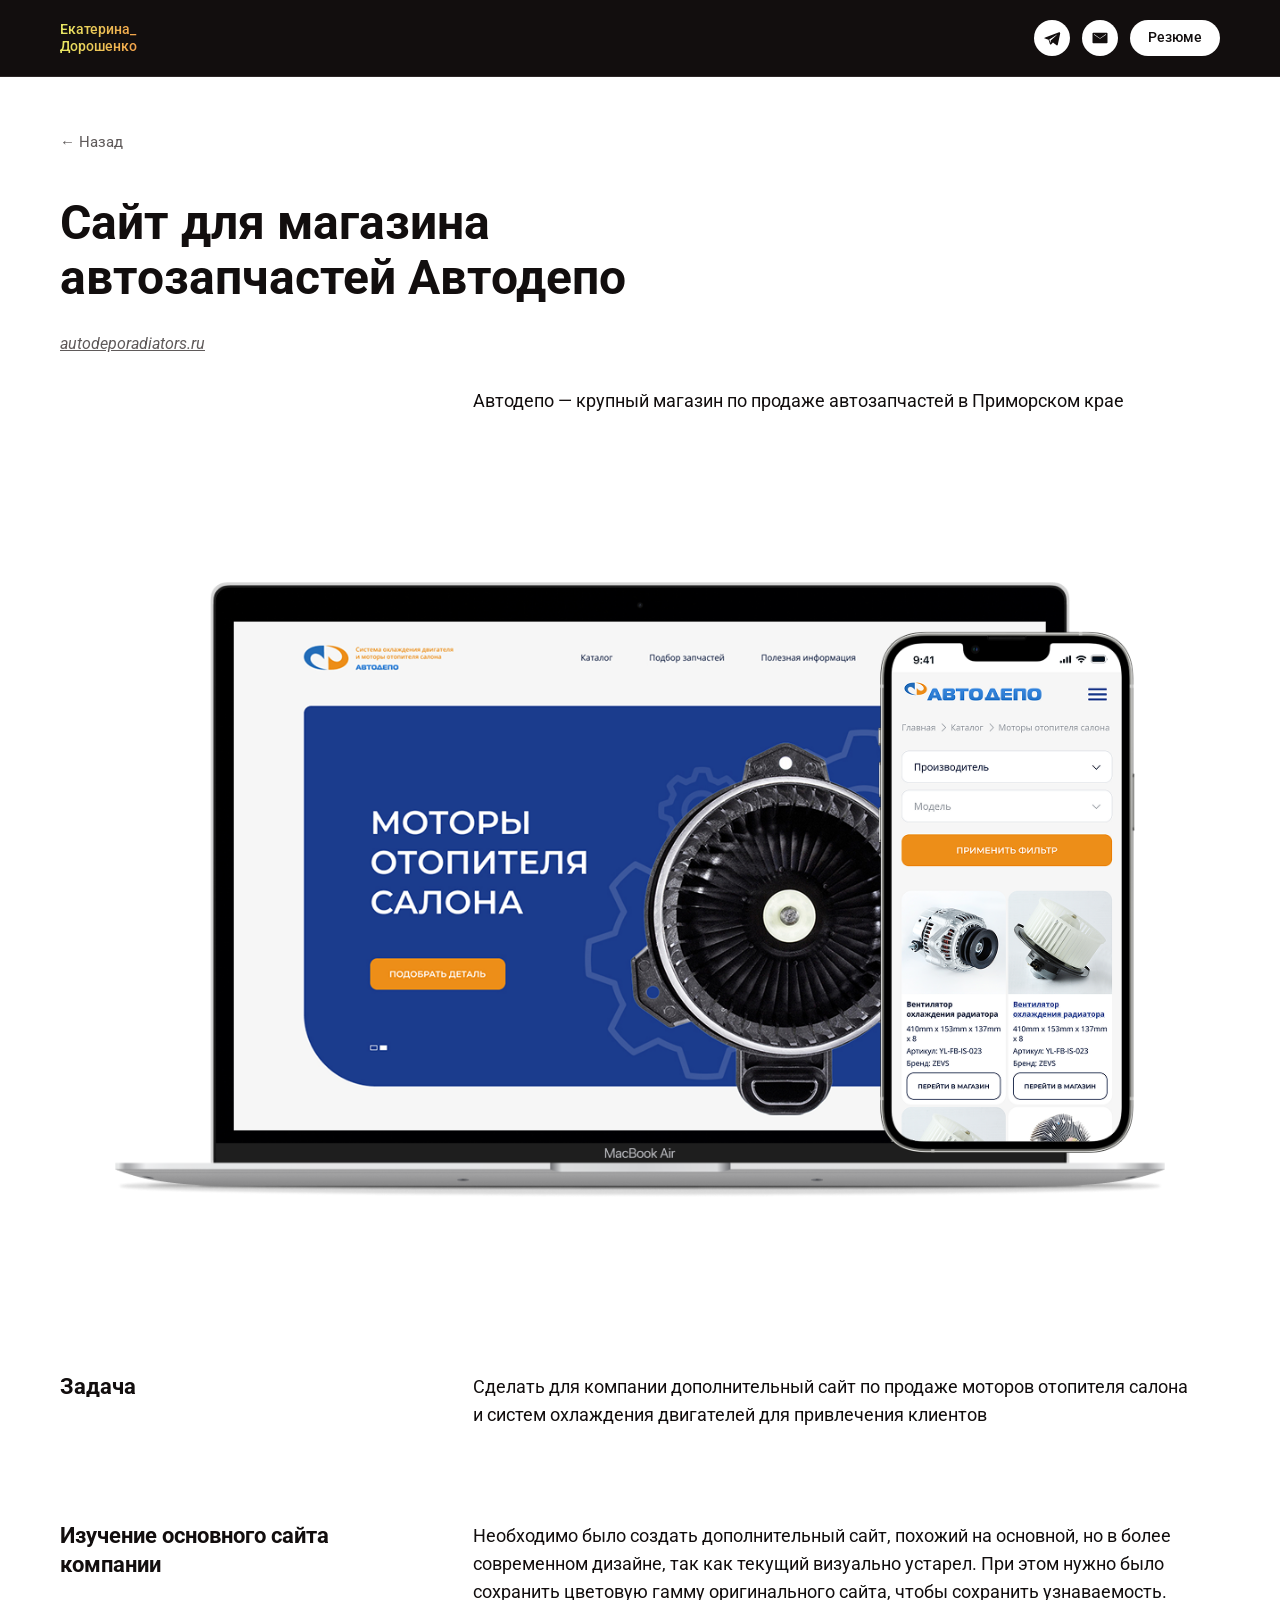
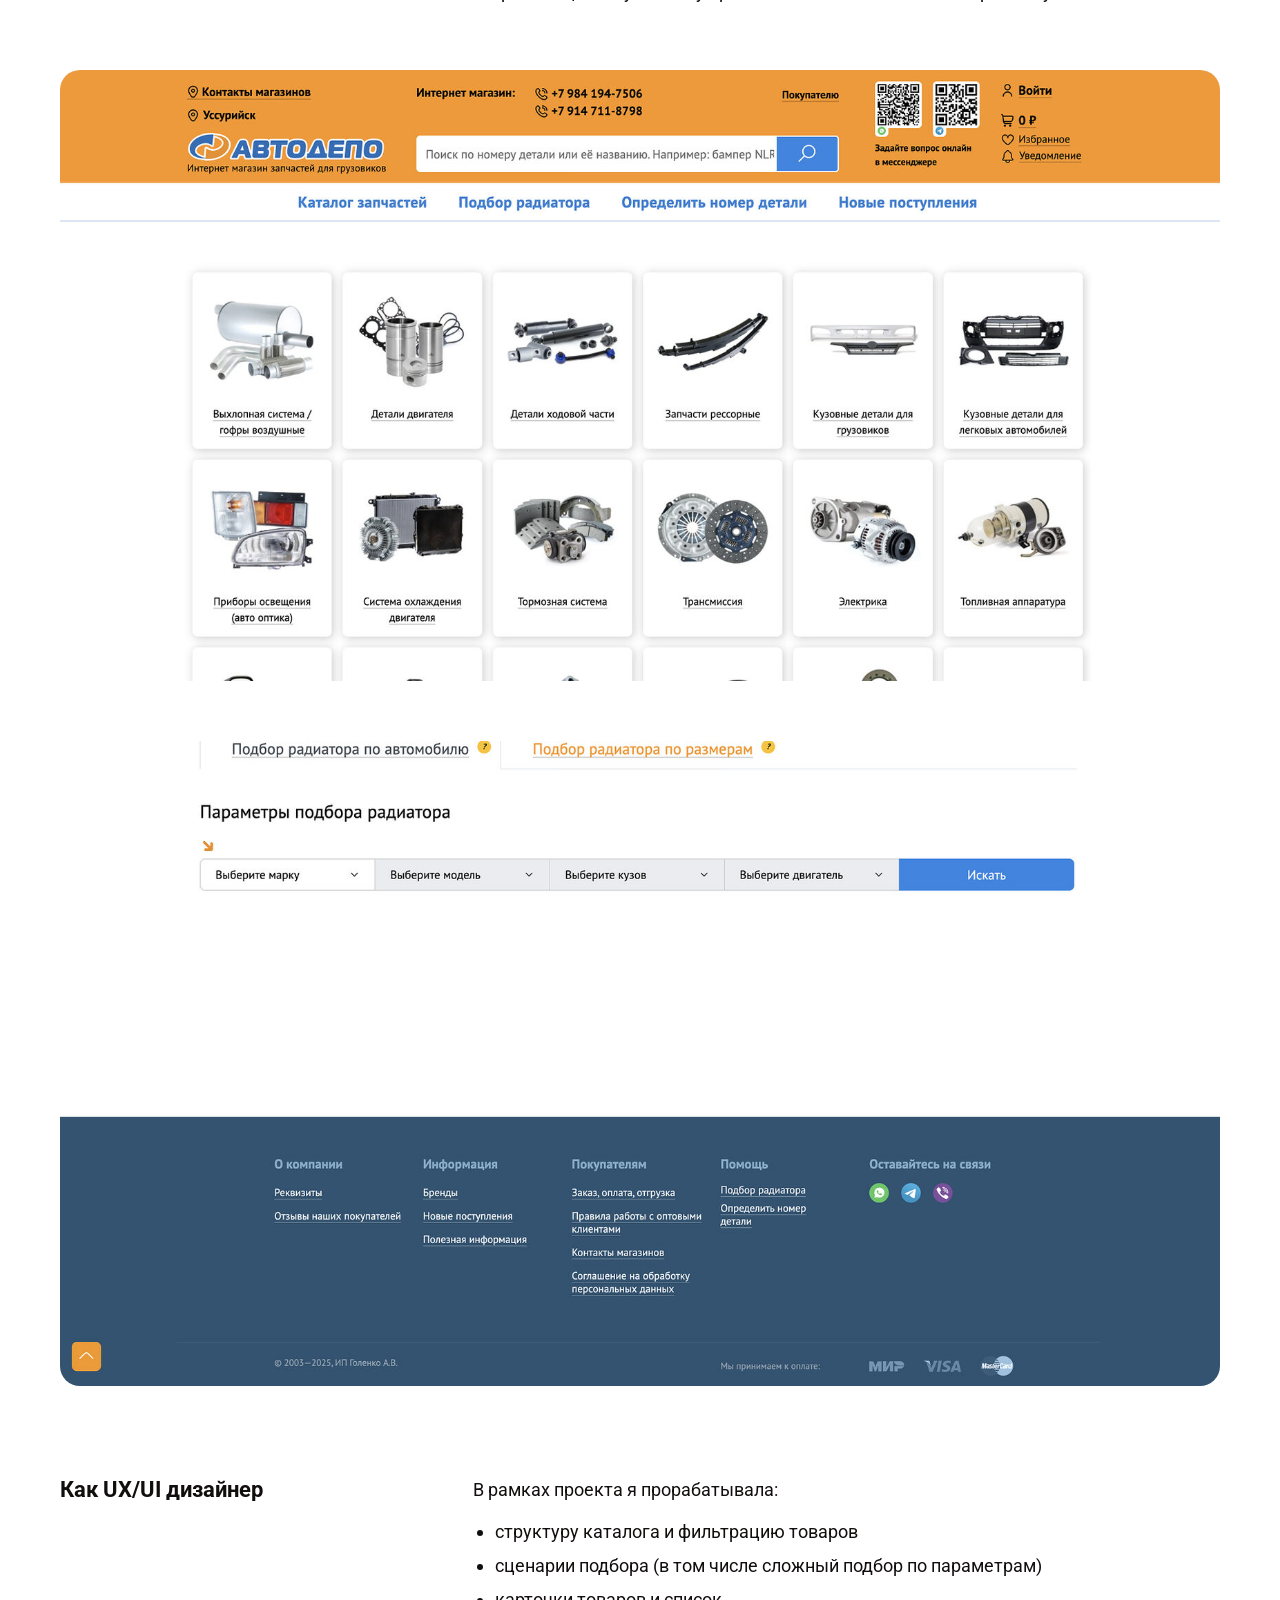
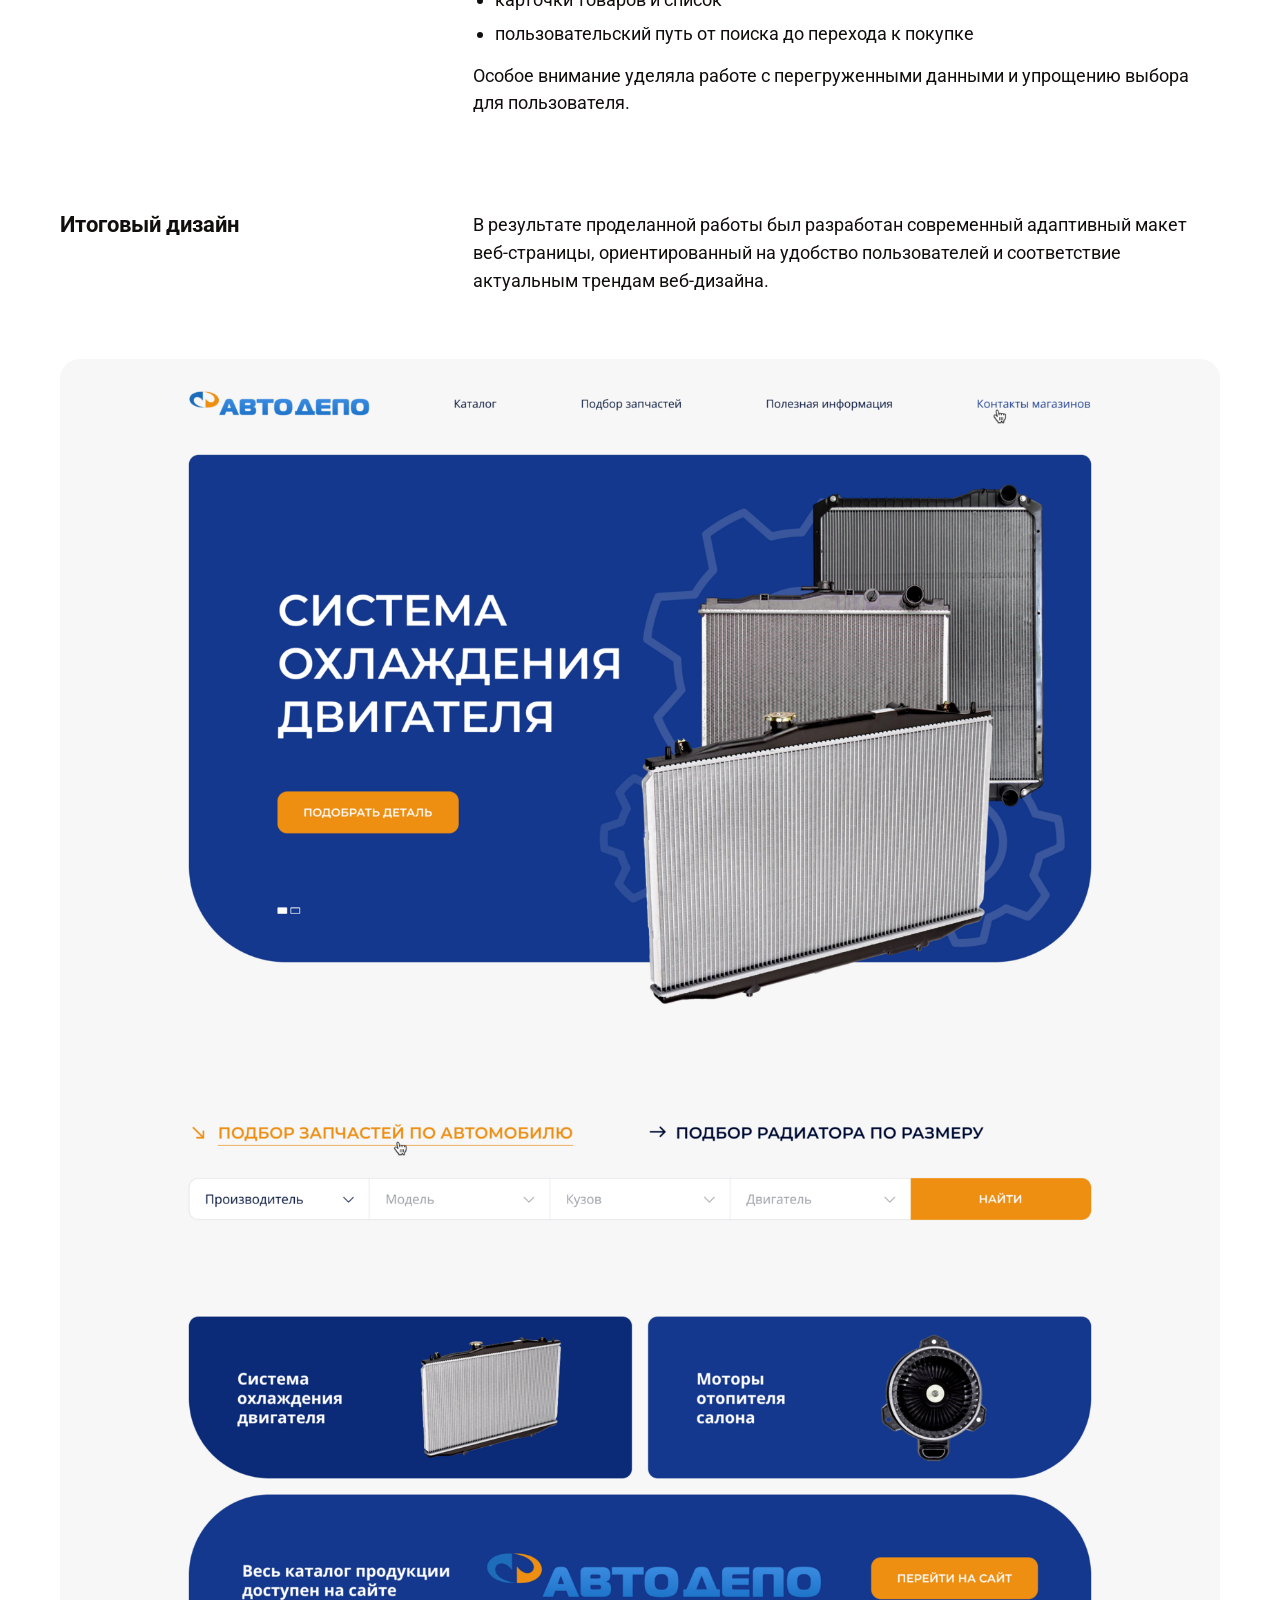
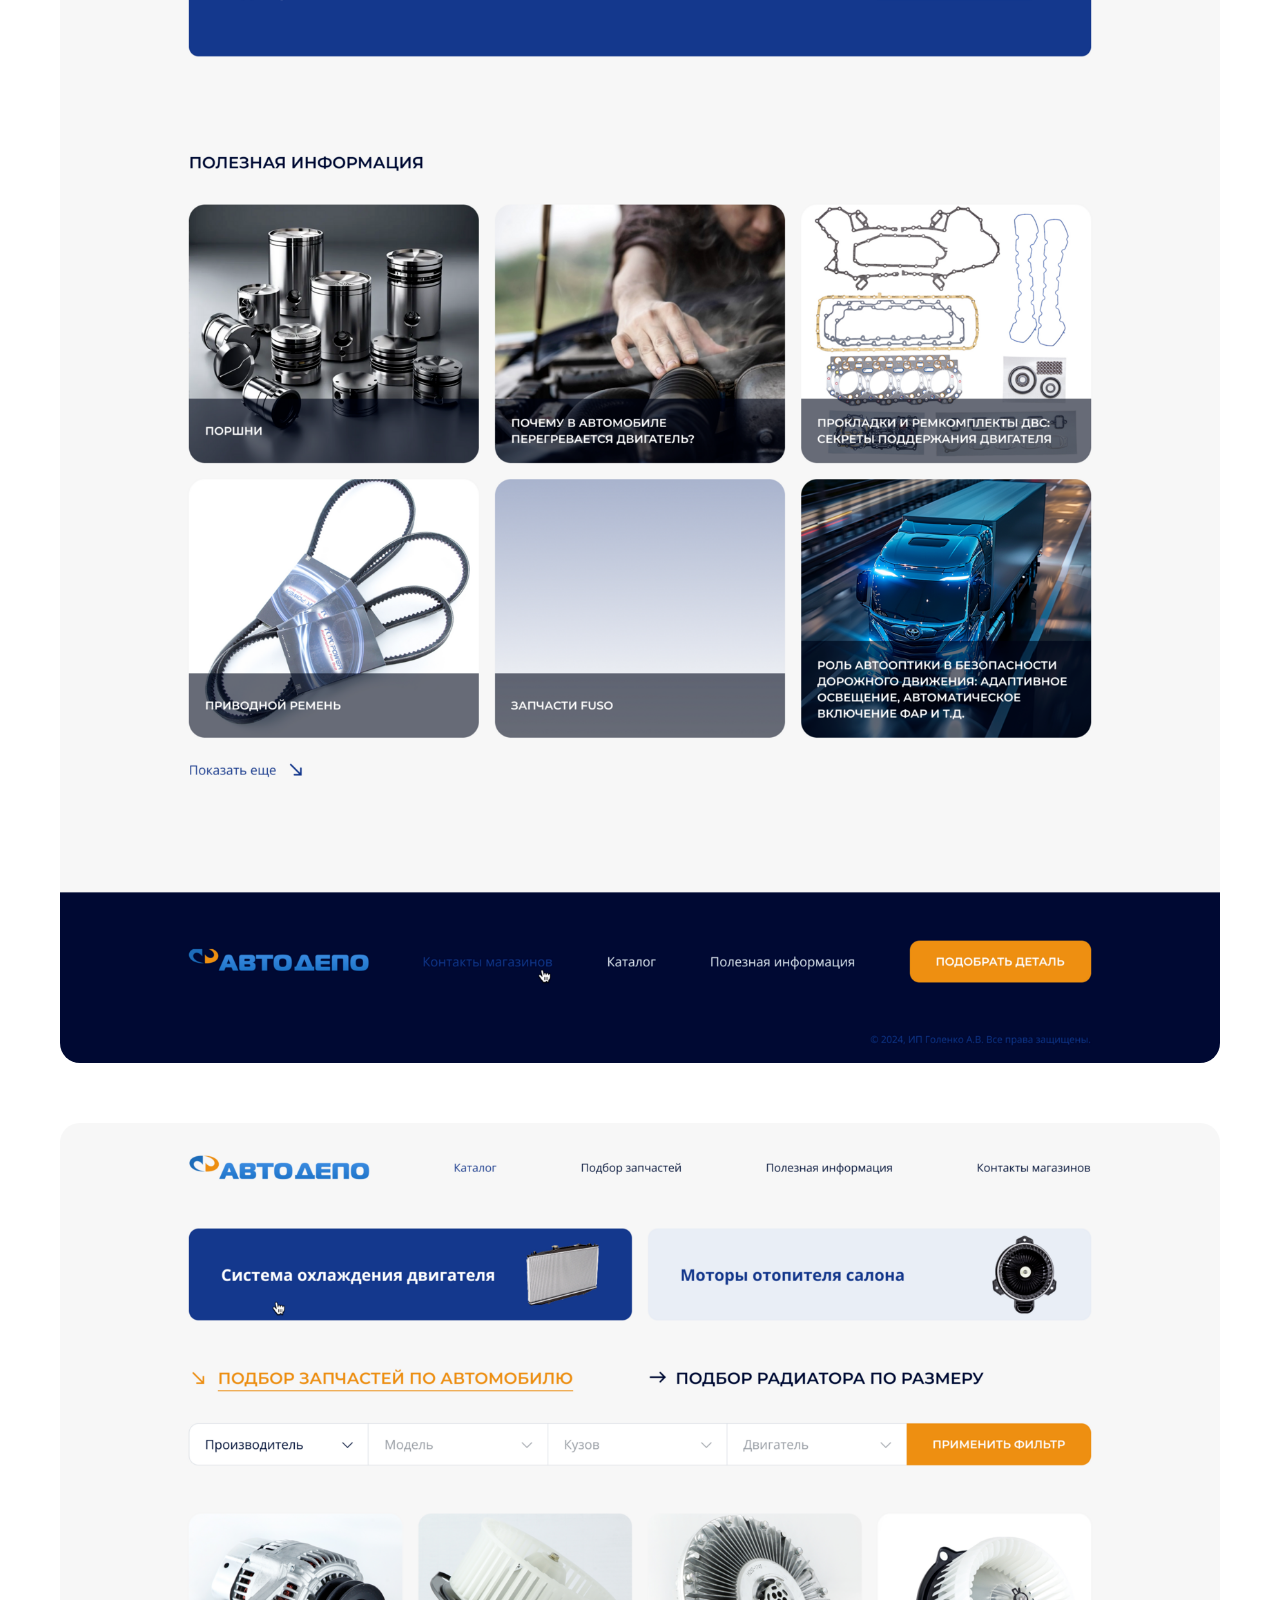
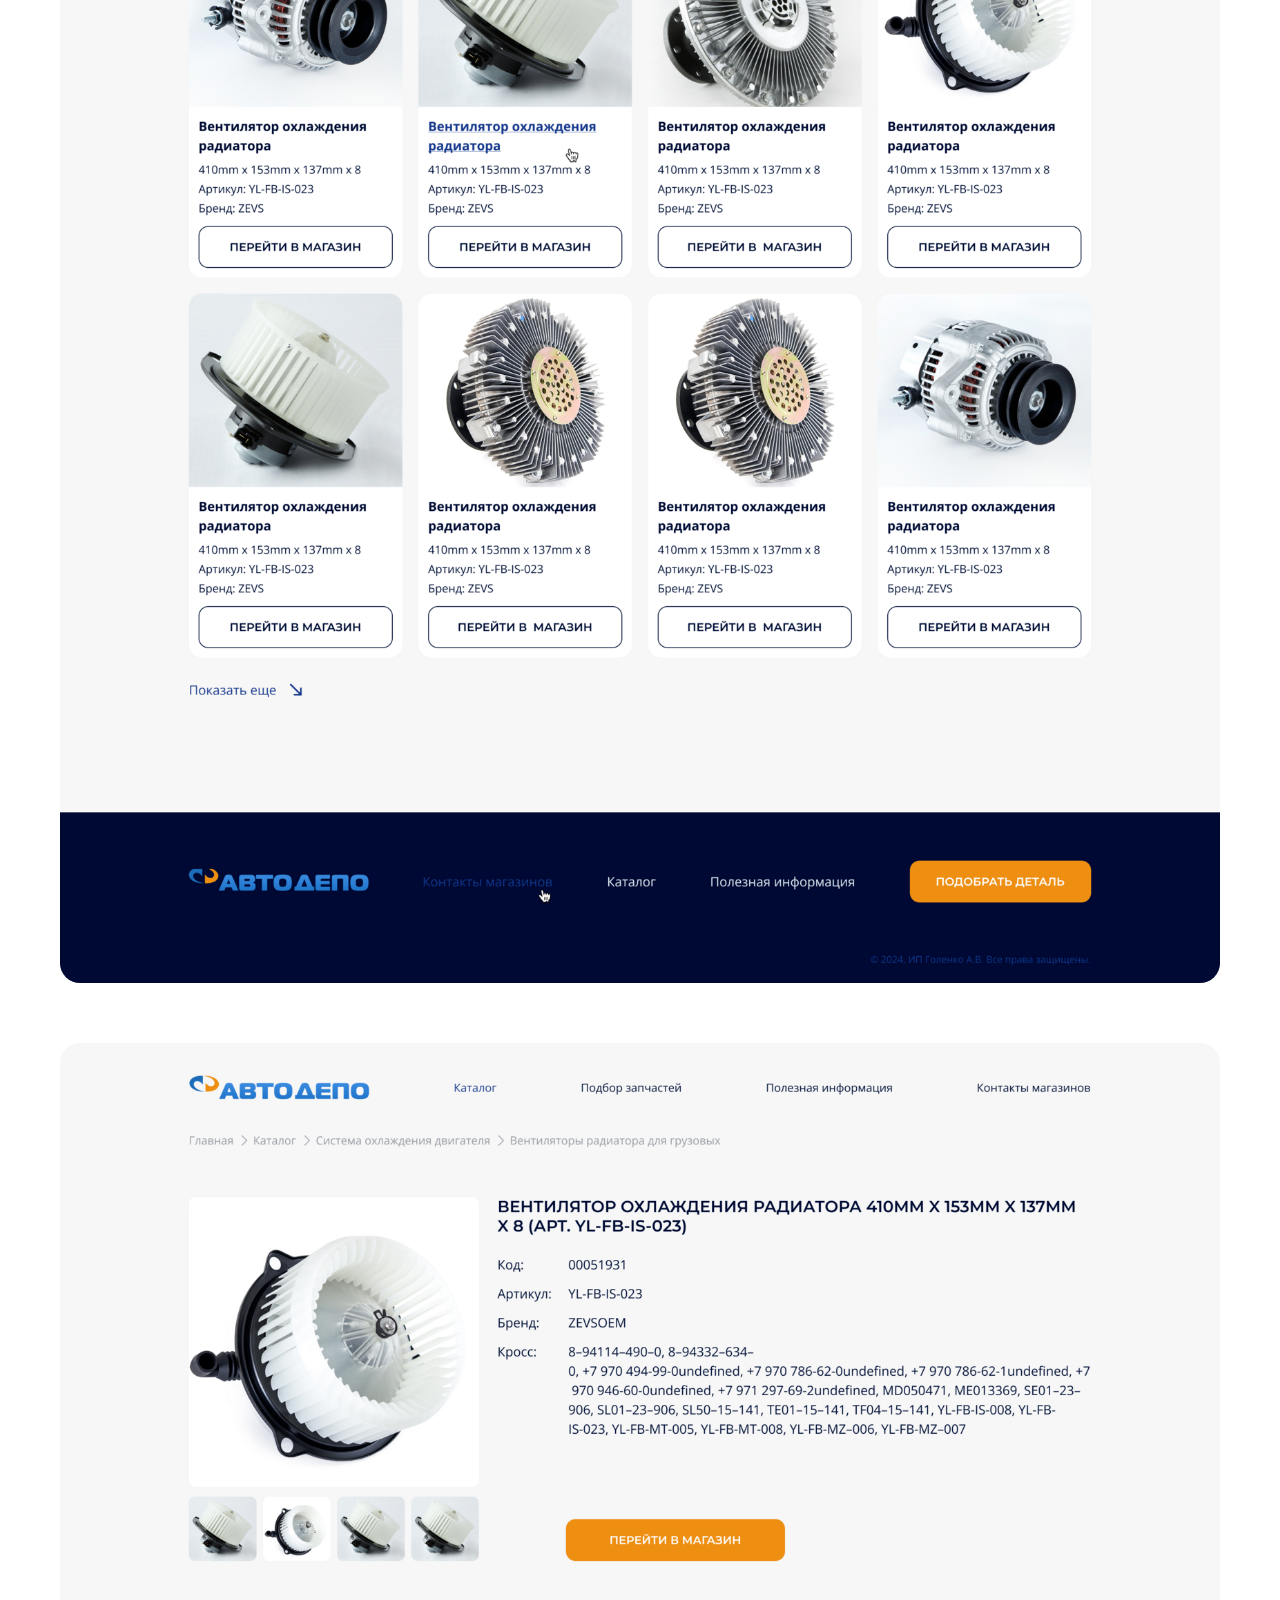
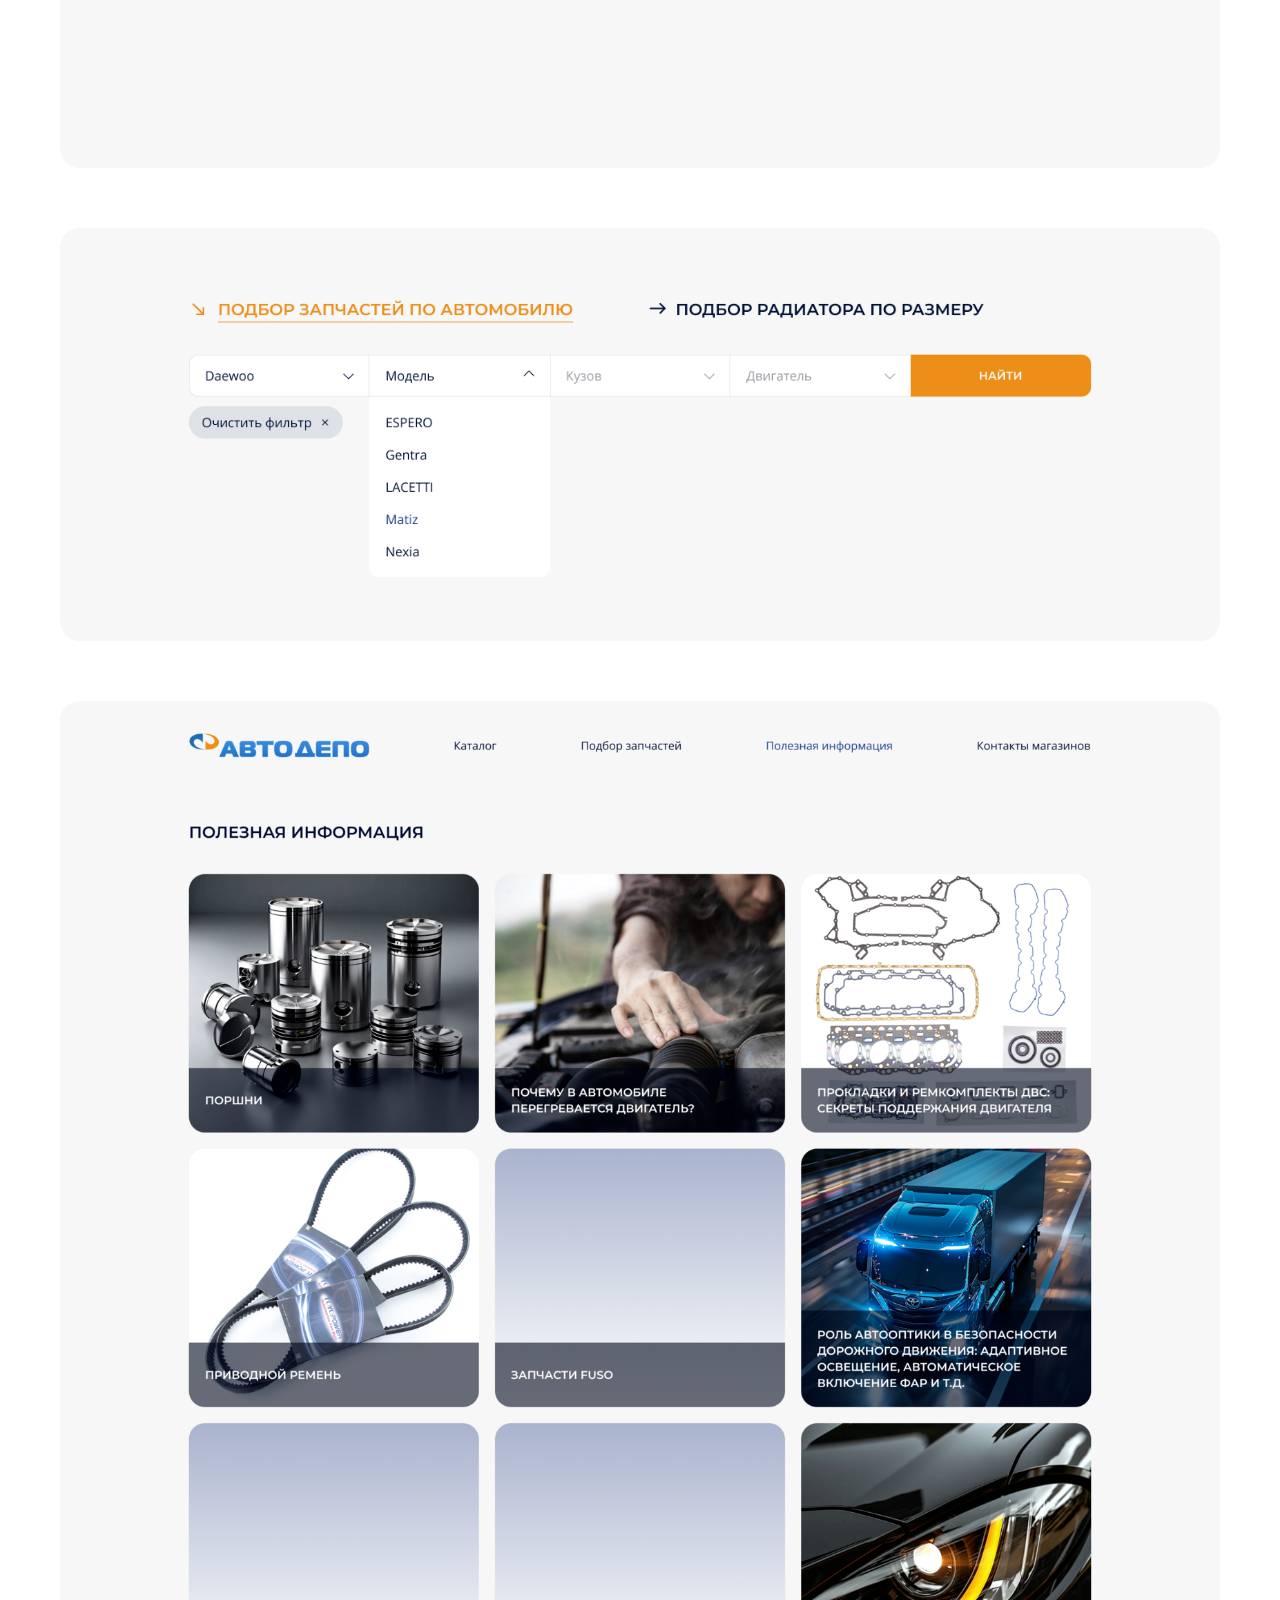
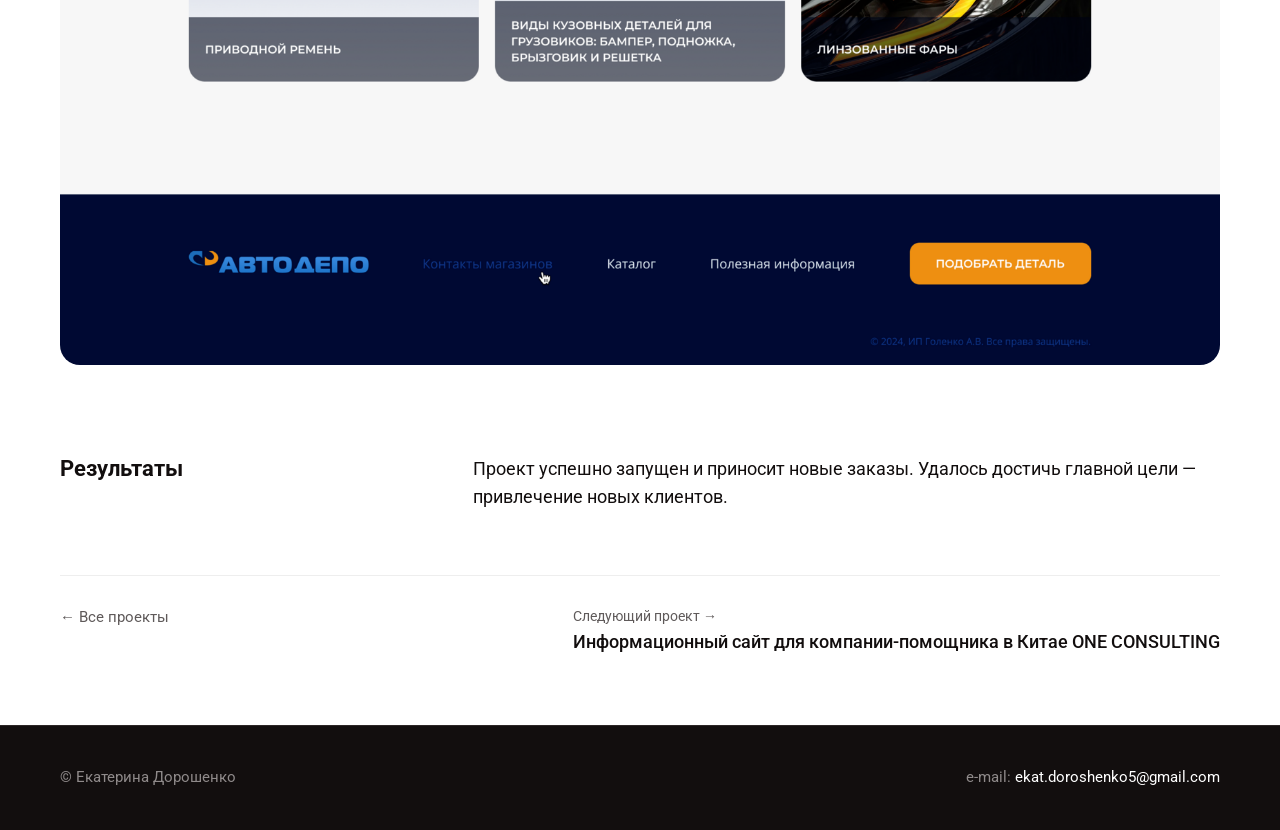
<file: projects/autodepo.html>
<!DOCTYPE html>
<html lang="ru">
<head>
  <meta charset="UTF-8">
  <meta name="viewport" content="width=device-width, initial-scale=1">
  <title>Сайт для магазина автозапчастей Автодепо — Екатерина Дорошенко</title>
  <meta name="description" content="Создан дополнительный сайт по продаже моторов отопителя салона и систем охлаждения двигателей для привлечения клиентов">
  <meta property="og:title" content="Сайт для магазина автозапчастей Автодепо — Екатерина Дорошенко">
  <meta property="og:description" content="Создан дополнительный сайт по продаже моторов отопителя салона и систем охлаждения двигателей для привлечения клиентов">
  <meta property="og:type" content="website">
  <link rel="icon" href="../img/favicon.svg" type="image/svg+xml">
  <link rel="preconnect" href="https://fonts.googleapis.com">
  <link rel="preconnect" href="https://fonts.gstatic.com" crossorigin>
  <link href="https://fonts.googleapis.com/css2?family=Roboto:wght@300;400;500;700&display=swap" rel="stylesheet">
  <link rel="stylesheet" href="../css/style.css">
</head>
<body class="case">
  <header class="header">
    <div class="container header__inner">
      <a class="logo" href="../index.html">Екатерина_<br>Дорошенко</a>
      <div class="header__actions">
        <a class="icon-btn" href="https://t.me/Kate0579" target="_blank" rel="noopener" aria-label="Telegram"><svg viewBox="0 0 24 24" fill="currentColor" aria-hidden="true"><path d="M21.4 4.2 2.9 11.3c-1.3.5-1.3 1.2-.2 1.5l4.7 1.5 1.8 5.6c.2.6.1.9.8.9.5 0 .7-.2 1-.5l2.3-2.2 4.8 3.5c.9.5 1.5.2 1.7-.8l3.1-14.7c.3-1.3-.5-1.9-1.5-1.9zM8.4 13.9l9.5-6c.5-.3.9-.1.5.2l-8.1 7.3-.3 3.4-1.6-4.9z"/></svg></a>
        <a class="icon-btn" href="mailto:ekat.doroshenko5@gmail.com" aria-label="E-mail"><svg viewBox="0 0 24 24" fill="currentColor" aria-hidden="true"><path d="M3 5h18a1 1 0 0 1 1 1v12a1 1 0 0 1-1 1H3a1 1 0 0 1-1-1V6a1 1 0 0 1 1-1zm9 7.2L4.4 7H4v.6l8 5.4 8-5.4V7h-.4L12 12.2z"/></svg></a>
        <a class="pill" href="https://docs.google.com/document/d/1Q4MNfWWvXnrXj70mhyQ5KQZNEmkl-spjG6KNbbBkFbY/edit?usp=sharing" target="_blank" rel="noopener">Резюме</a>
      </div>
    </div>
  </header>

  <main class="container">
    <div class="case__top">
      <a class="back-link" href="../index.html#projects">← Назад</a>
      <h1 class="case__title">Сайт для&nbsp;магазина автозапчастей Автодепо</h1>
      <a class="case__link" href="https://autodeporadiators.ru/" target="_blank" rel="noopener">autodeporadiators.ru</a>
      <div class="case__lead"><p>Автодепо&nbsp;— крупный магазин по&nbsp;продаже автозапчастей в&nbsp;Приморском крае</p></div>
    </div>
      <figure class="case-img"><img src="../img/cases/autodepo/01.png" alt="Сайт Автодепо" loading="lazy"></figure>
      <section class="case-section">
        <h2 class="case-section__title">Задача</h2>
        <div class="case-section__body"><p>Сделать для&nbsp;компании дополнительный сайт по&nbsp;продаже моторов отопителя салона и&nbsp;систем охлаждения двигателей для&nbsp;привлечения клиентов</p></div>
      </section>
      <section class="case-section">
        <h2 class="case-section__title">Изучение основного сайта компании</h2>
        <div class="case-section__body"><p>Необходимо было создать дополнительный сайт, похожий на&nbsp;основной, но&nbsp;в&nbsp;более современном дизайне, так как&nbsp;текущий визуально устарел. При&nbsp;этом нужно было сохранить цветовую гамму оригинального сайта, чтобы сохранить узнаваемость.</p></div>
      </section>
      <figure class="case-img"><img src="../img/cases/autodepo/02.jpg" alt="Основной сайт компании" loading="lazy"></figure>
      <figure class="case-img"><img src="../img/cases/autodepo/03.jpg" alt="Основной сайт компании" loading="lazy"></figure>
      <section class="case-section">
        <h2 class="case-section__title">Как&nbsp;UX/UI дизайнер</h2>
        <div class="case-section__body"><p>В&nbsp;рамках проекта я&nbsp;прорабатывала:</p><ul><li>структуру каталога и&nbsp;фильтрацию товаров</li><li>сценарии подбора (в&nbsp;том числе сложный подбор по&nbsp;параметрам)</li><li>карточки товаров и&nbsp;список</li><li>пользовательский путь от&nbsp;поиска до&nbsp;перехода к&nbsp;покупке</li></ul><p>Особое внимание уделяла работе с&nbsp;перегруженными данными и&nbsp;упрощению выбора для&nbsp;пользователя.</p></div>
      </section>
      <section class="case-section">
        <h2 class="case-section__title">Итоговый дизайн</h2>
        <div class="case-section__body"><p>В&nbsp;результате проделанной работы был разработан современный адаптивный макет веб-страницы, ориентированный на&nbsp;удобство пользователей и&nbsp;соответствие актуальным трендам веб-дизайна.</p></div>
      </section>
      <figure class="case-img"><img src="../img/cases/autodepo/04.png" alt="Итоговый дизайн" loading="lazy"></figure>
      <figure class="case-img"><img src="../img/cases/autodepo/05.png" alt="Итоговый дизайн" loading="lazy"></figure>
      <figure class="case-img"><img src="../img/cases/autodepo/06.png" alt="Итоговый дизайн" loading="lazy"></figure>
      <figure class="case-img"><img src="../img/cases/autodepo/07.png" alt="Итоговый дизайн" loading="lazy"></figure>
      <figure class="case-img"><img src="../img/cases/autodepo/08.png" alt="Итоговый дизайн" loading="lazy"></figure>
      <section class="case-section">
        <h2 class="case-section__title">Результаты</h2>
        <div class="case-section__body"><p>Проект успешно запущен и&nbsp;приносит новые заказы. Удалось достичь главной цели&nbsp;— привлечение новых клиентов.</p></div>
      </section>
    <div class="case__bottom">
      <a class="back-link" href="../index.html#projects">← Все&nbsp;проекты</a>
      <a class="case__next" href="one-consulting.html"><span>Следующий проект →</span>Информационный сайт для&nbsp;компании-помощника в&nbsp;Китае ONE CONSULTING</a>
    </div>
  </main>
  <footer class="footer">
    <div class="container footer__inner">
      <div>© Екатерина Дорошенко</div>
      <div>e-mail: <a href="mailto:ekat.doroshenko5@gmail.com">ekat.doroshenko5@gmail.com</a></div>
    </div>
  </footer>
</body>
</html>
</file>
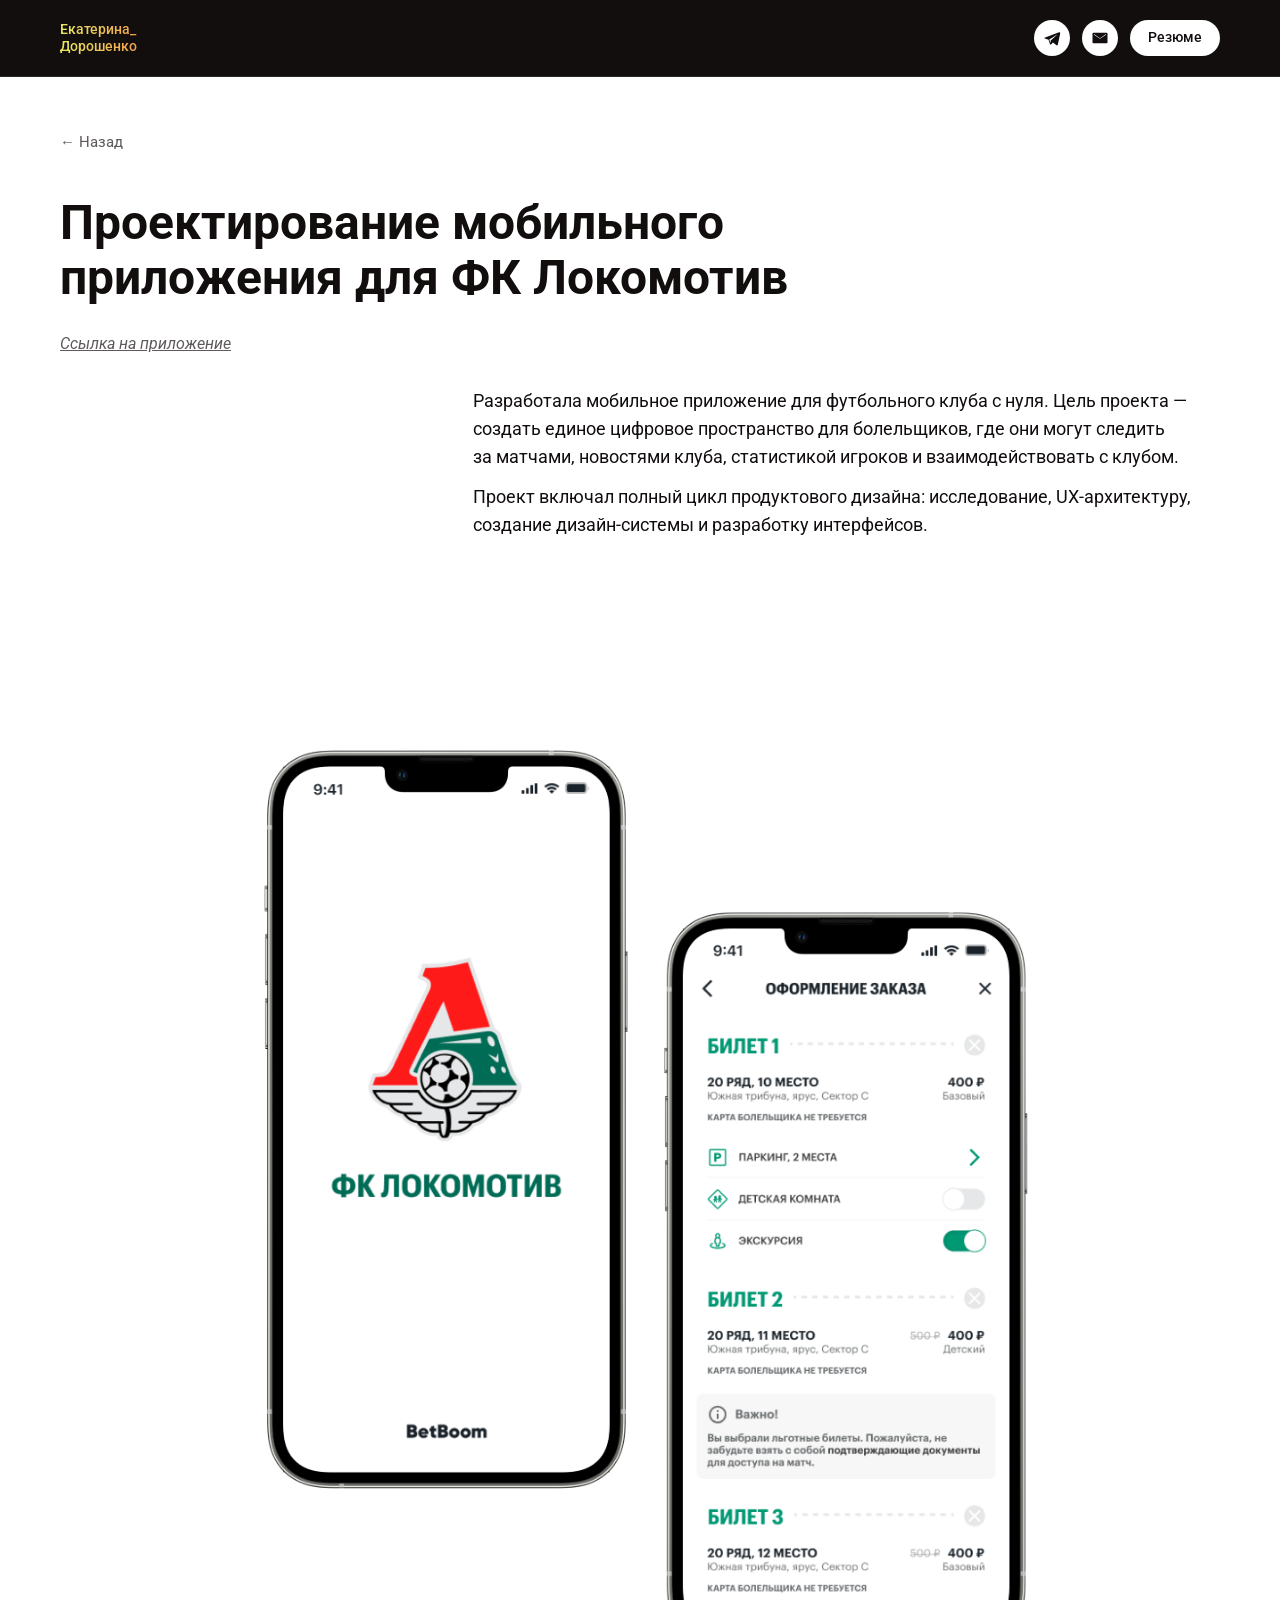
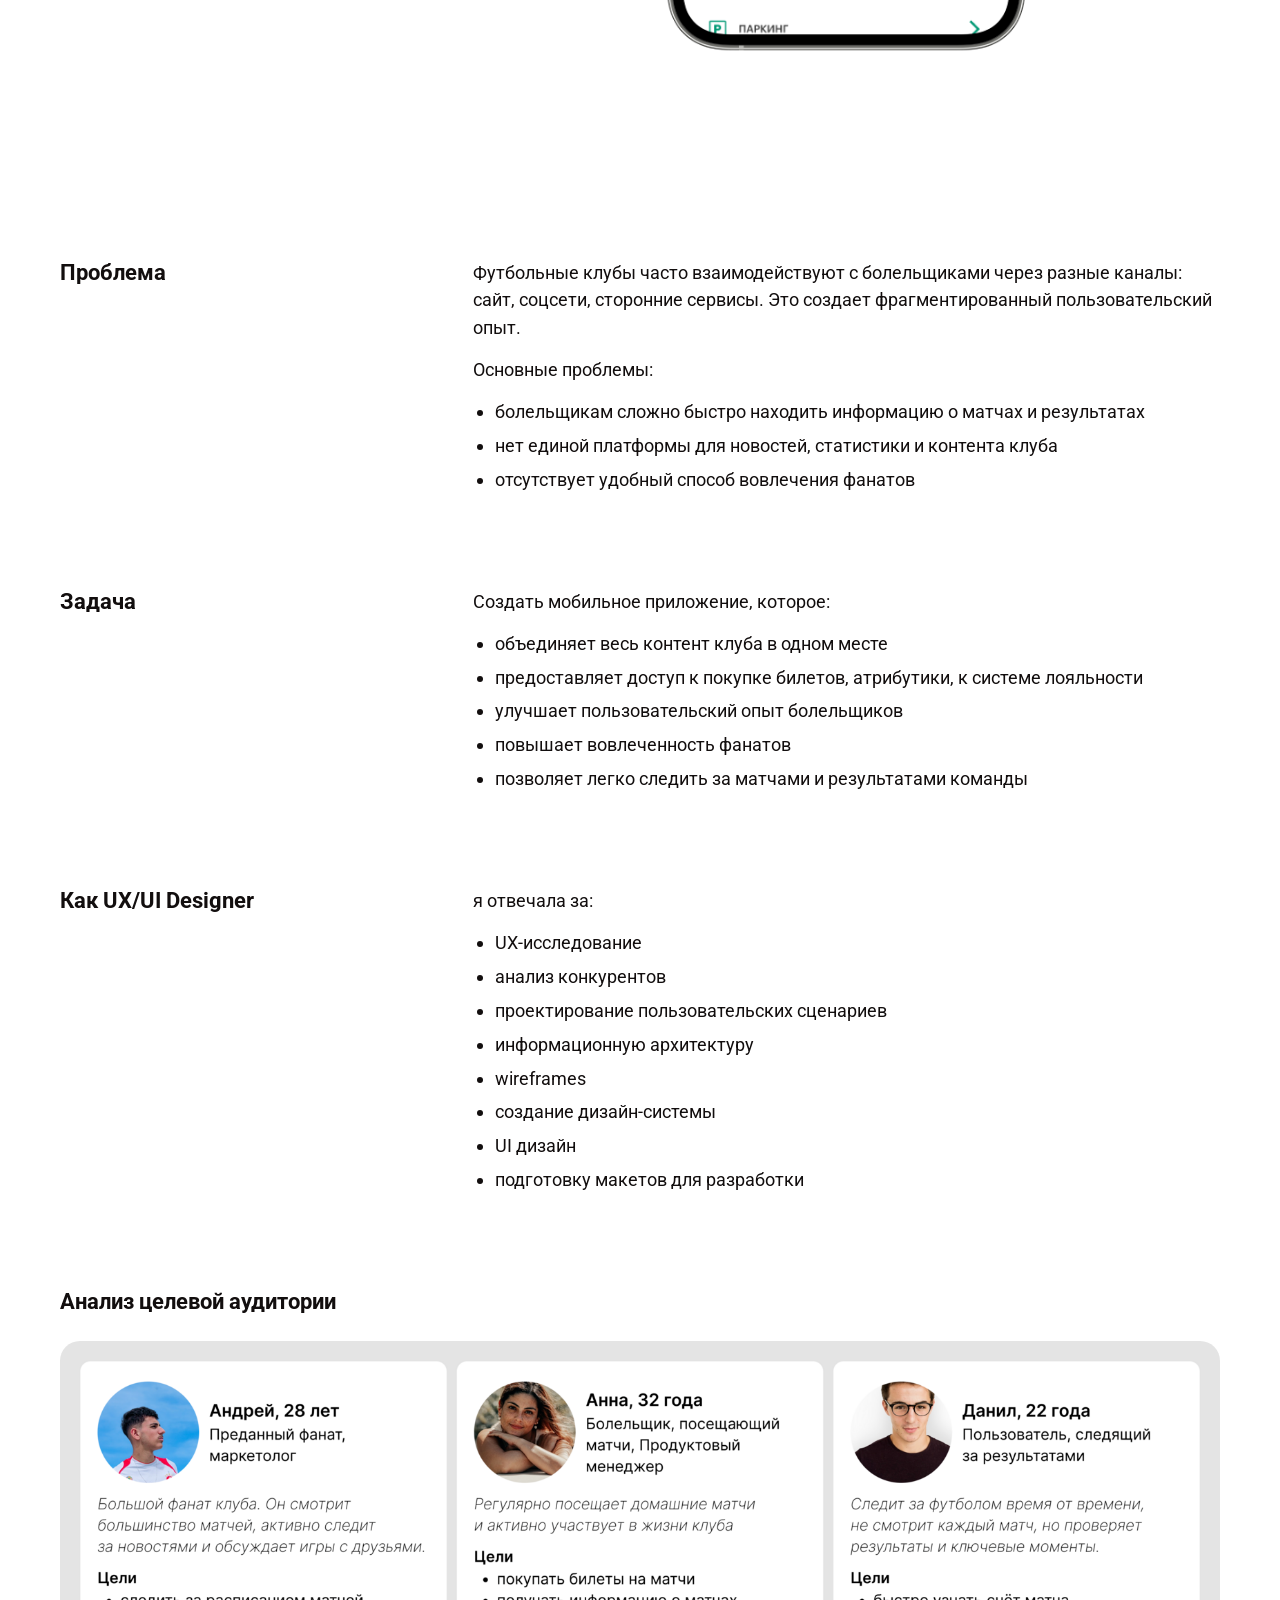
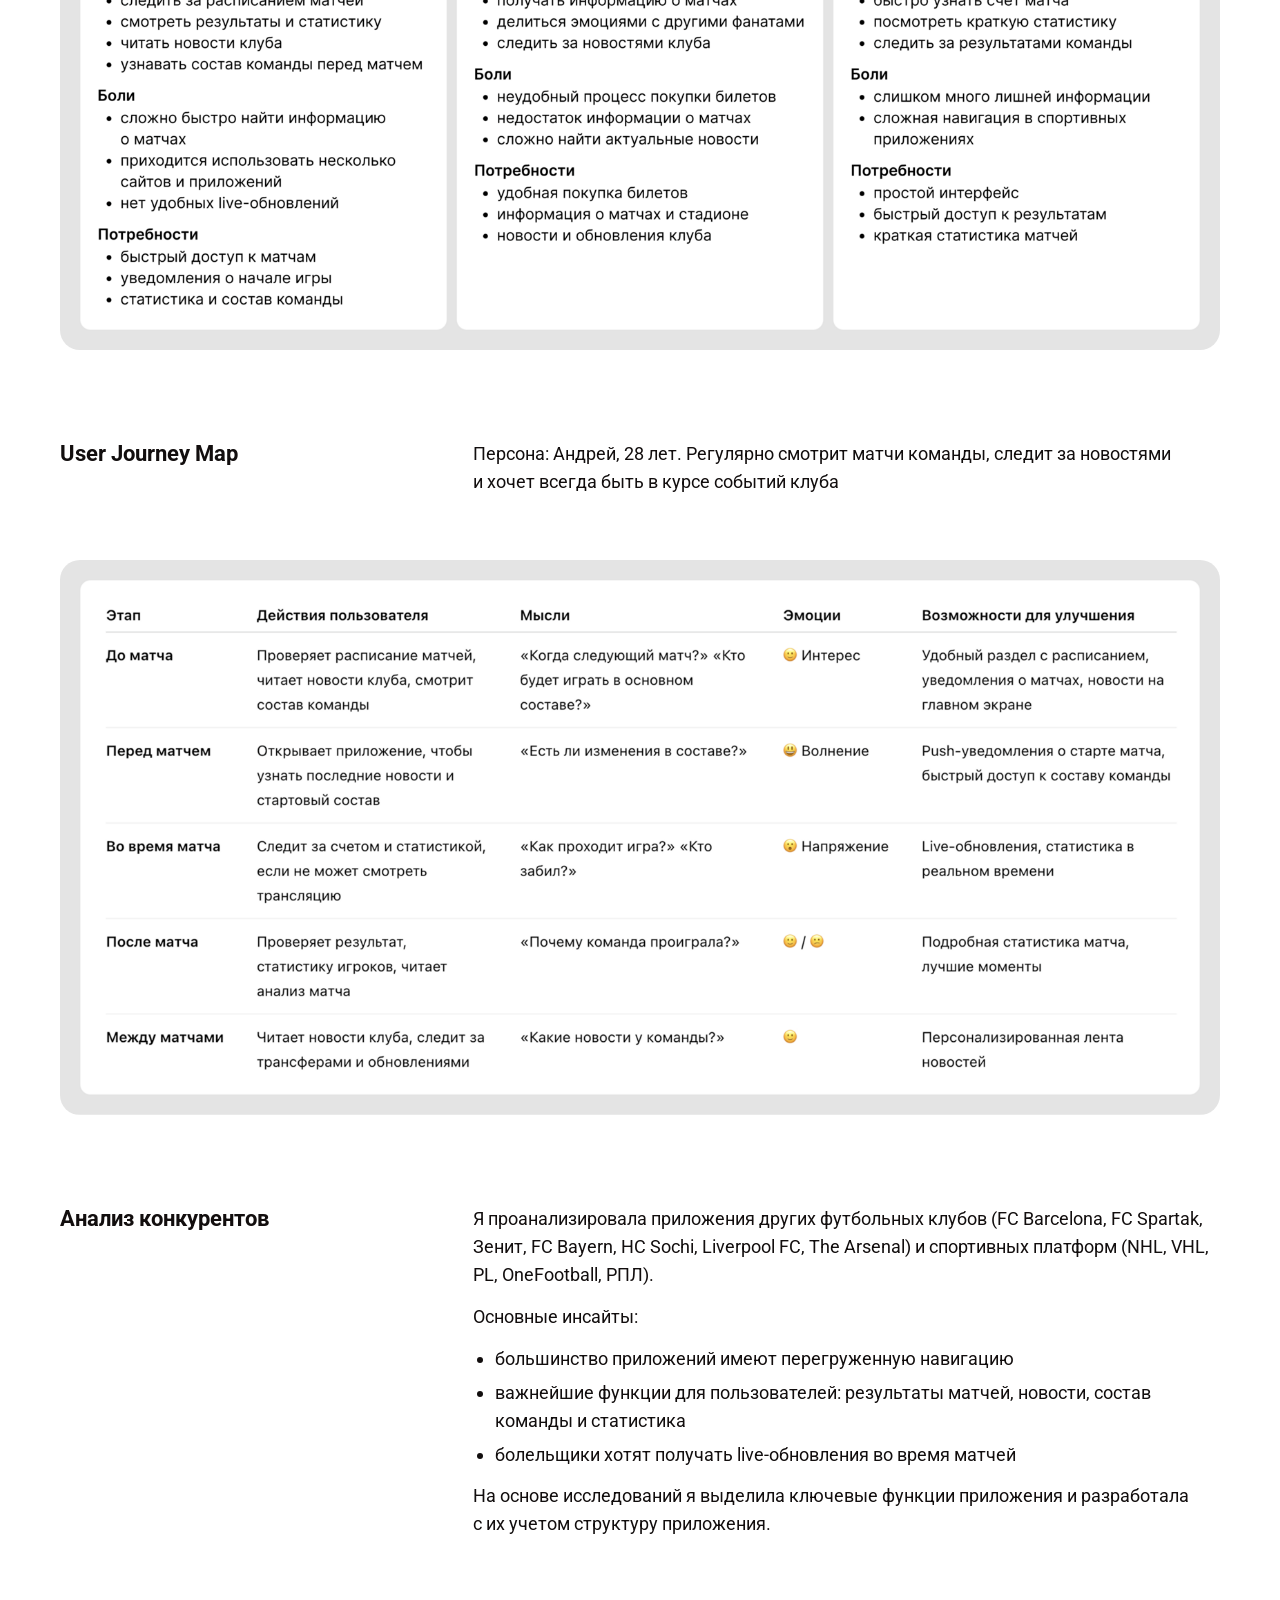
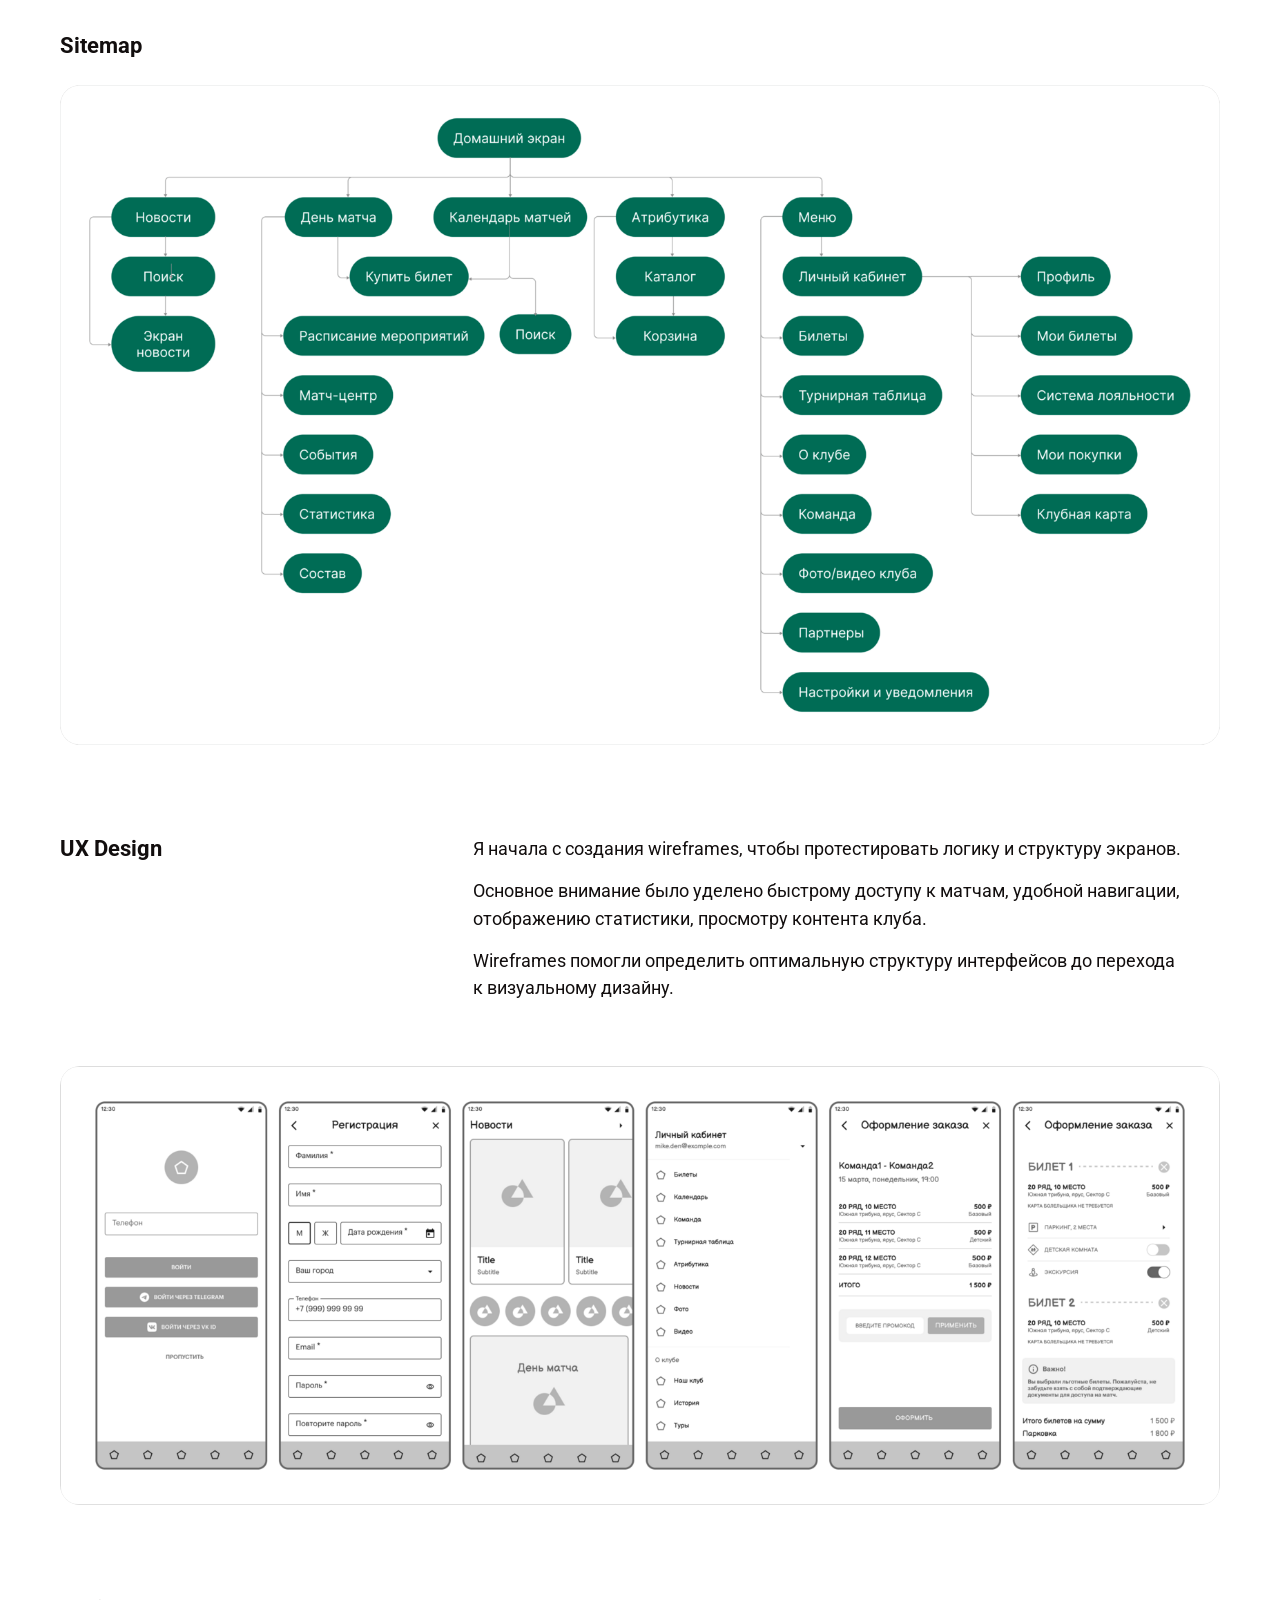
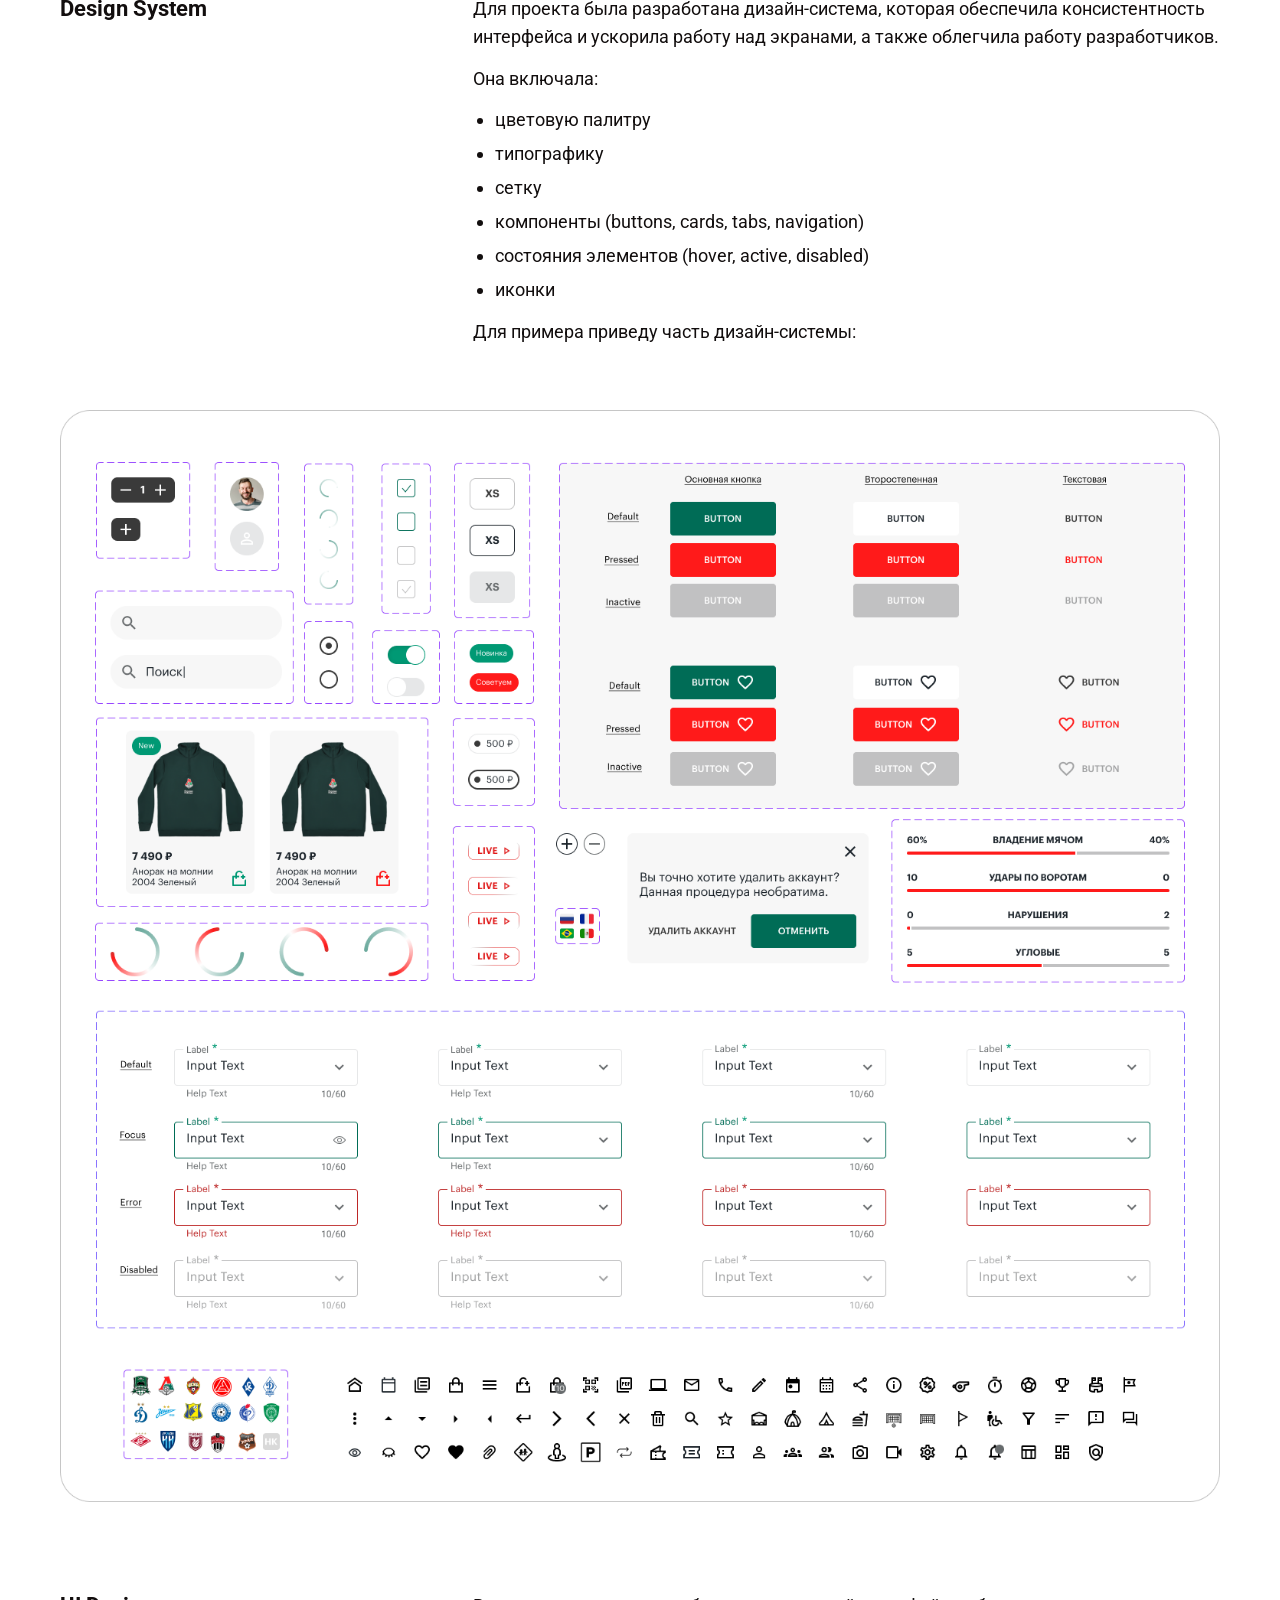
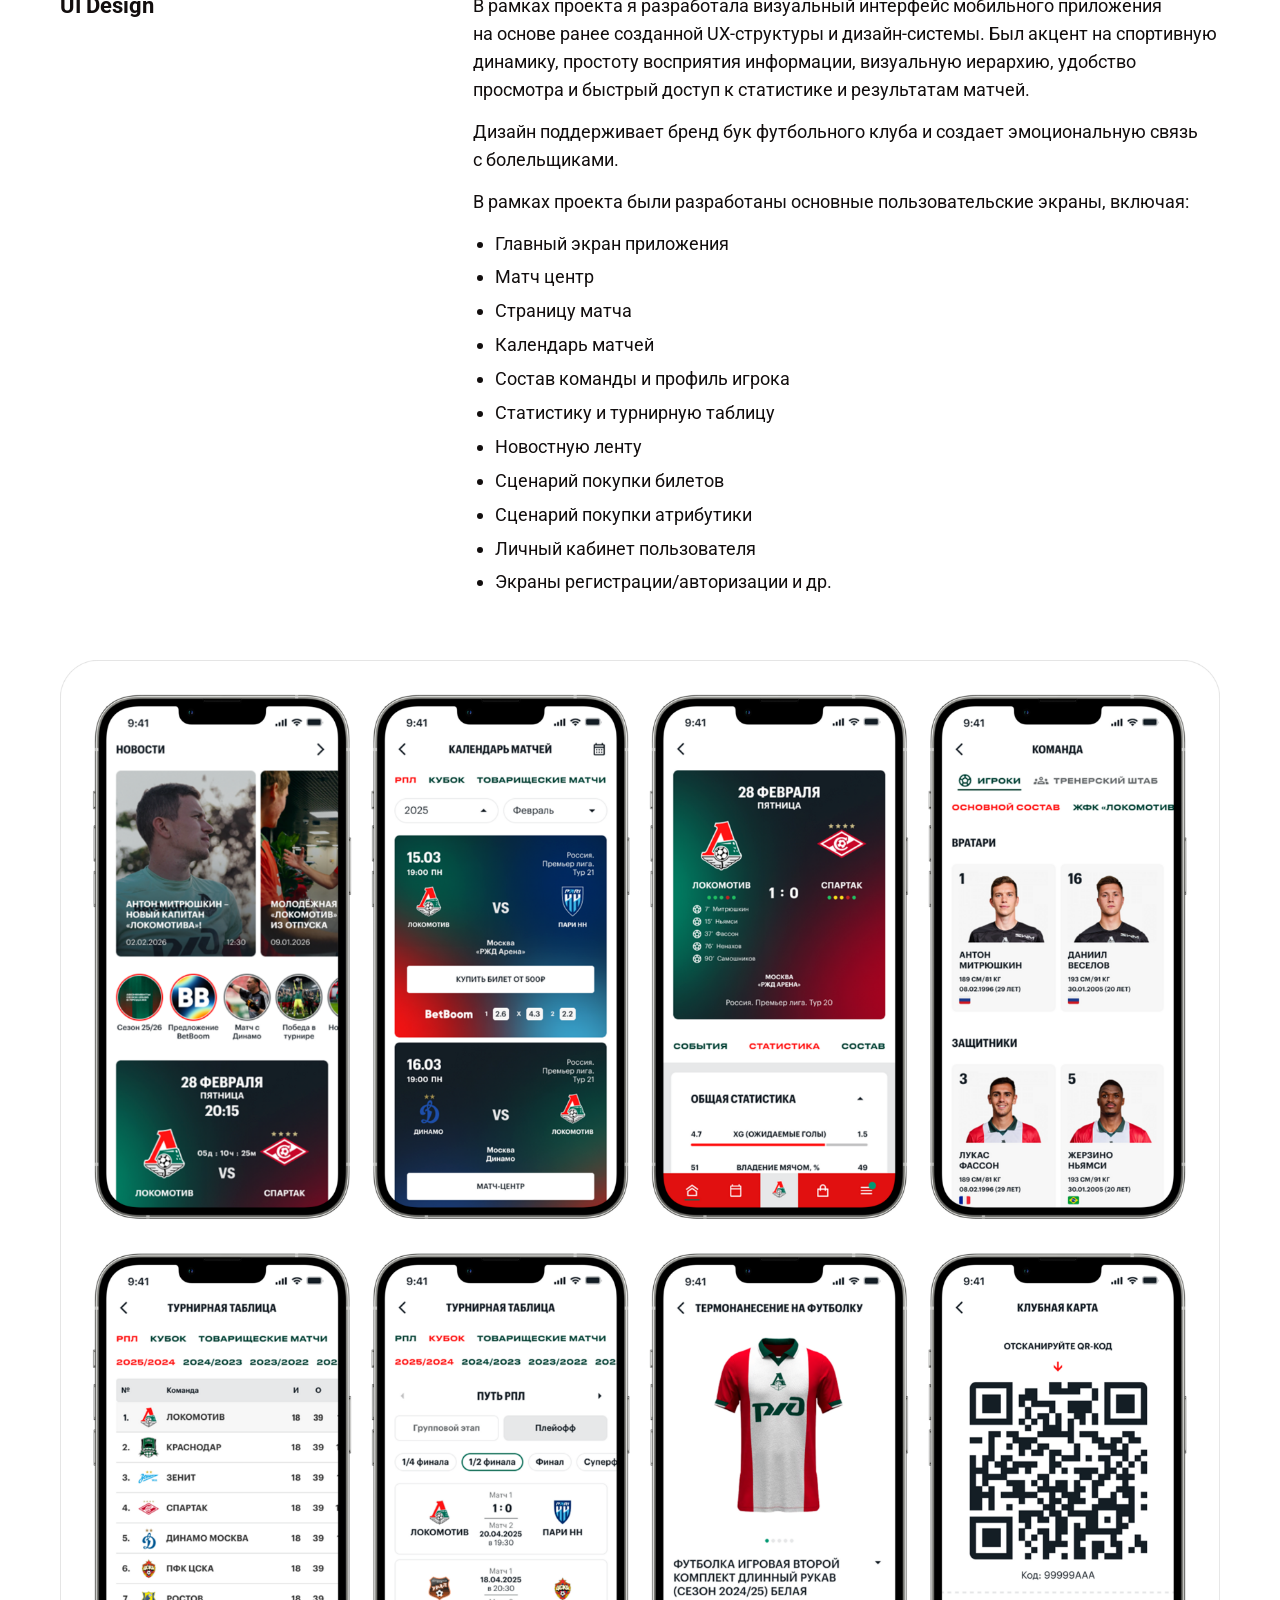
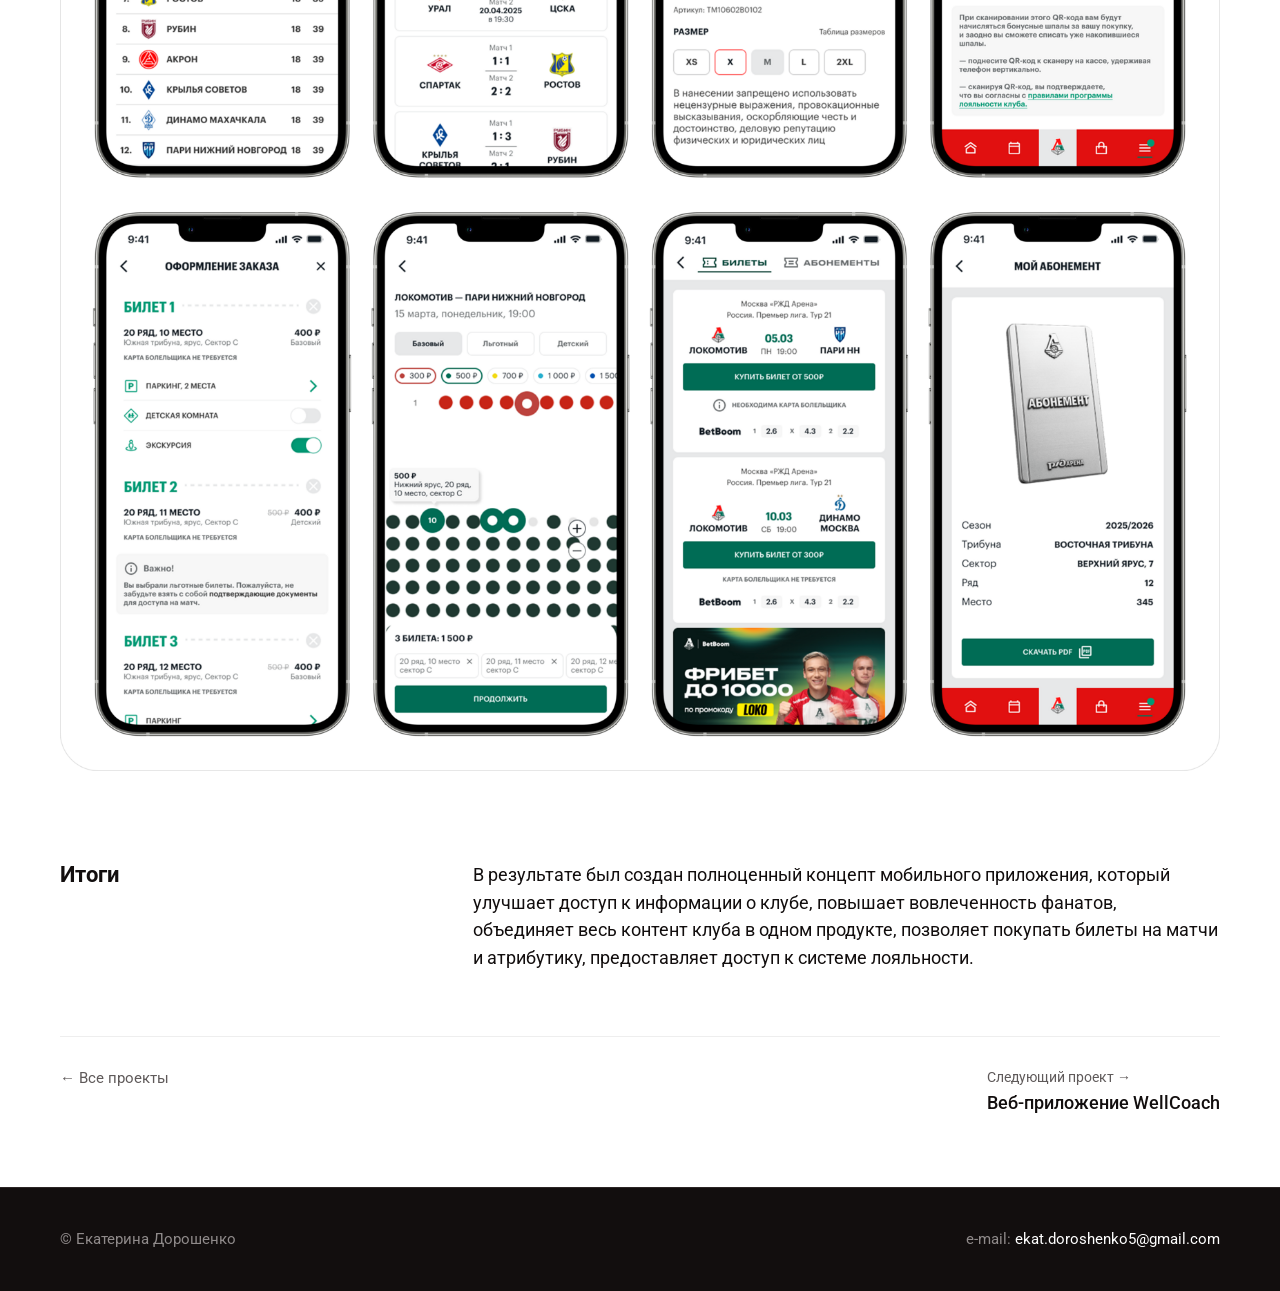
<file: projects/lokomotiv.html>
<!DOCTYPE html>
<html lang="ru">
<head>
  <meta charset="UTF-8">
  <meta name="viewport" content="width=device-width, initial-scale=1">
  <title>Мобильное приложение для ФК&nbsp;Локомотив — Екатерина Дорошенко</title>
  <meta name="description" content="Проект включал полный цикл продуктового дизайна: исследование, UX-архитектуру, создание дизайн-системы и разработку интерфейсов.">
  <meta property="og:title" content="Мобильное приложение для ФК&nbsp;Локомотив — Екатерина Дорошенко">
  <meta property="og:description" content="Проект включал полный цикл продуктового дизайна: исследование, UX-архитектуру, создание дизайн-системы и разработку интерфейсов.">
  <meta property="og:type" content="website">
  <link rel="icon" href="../img/favicon.svg" type="image/svg+xml">
  <link rel="preconnect" href="https://fonts.googleapis.com">
  <link rel="preconnect" href="https://fonts.gstatic.com" crossorigin>
  <link href="https://fonts.googleapis.com/css2?family=Roboto:wght@300;400;500;700&display=swap" rel="stylesheet">
  <link rel="stylesheet" href="../css/style.css">
</head>
<body class="case">
  <header class="header">
    <div class="container header__inner">
      <a class="logo" href="../index.html">Екатерина_<br>Дорошенко</a>
      <div class="header__actions">
        <a class="icon-btn" href="https://t.me/Kate0579" target="_blank" rel="noopener" aria-label="Telegram"><svg viewBox="0 0 24 24" fill="currentColor" aria-hidden="true"><path d="M21.4 4.2 2.9 11.3c-1.3.5-1.3 1.2-.2 1.5l4.7 1.5 1.8 5.6c.2.6.1.9.8.9.5 0 .7-.2 1-.5l2.3-2.2 4.8 3.5c.9.5 1.5.2 1.7-.8l3.1-14.7c.3-1.3-.5-1.9-1.5-1.9zM8.4 13.9l9.5-6c.5-.3.9-.1.5.2l-8.1 7.3-.3 3.4-1.6-4.9z"/></svg></a>
        <a class="icon-btn" href="mailto:ekat.doroshenko5@gmail.com" aria-label="E-mail"><svg viewBox="0 0 24 24" fill="currentColor" aria-hidden="true"><path d="M3 5h18a1 1 0 0 1 1 1v12a1 1 0 0 1-1 1H3a1 1 0 0 1-1-1V6a1 1 0 0 1 1-1zm9 7.2L4.4 7H4v.6l8 5.4 8-5.4V7h-.4L12 12.2z"/></svg></a>
        <a class="pill" href="https://docs.google.com/document/d/1Q4MNfWWvXnrXj70mhyQ5KQZNEmkl-spjG6KNbbBkFbY/edit?usp=sharing" target="_blank" rel="noopener">Резюме</a>
      </div>
    </div>
  </header>

  <main class="container">
    <div class="case__top">
      <a class="back-link" href="../index.html#projects">← Назад</a>
      <h1 class="case__title">Проектирование мобильного приложения для&nbsp;ФК&nbsp;Локомотив</h1>
      <a class="case__link" href="https://play.google.com/store/apps/details?id=ru.fclm.official" target="_blank" rel="noopener">Ссылка на&nbsp;приложение</a>
      <div class="case__lead"><p>Разработала мобильное приложение для&nbsp;футбольного клуба с&nbsp;нуля. Цель проекта&nbsp;— создать единое цифровое пространство для&nbsp;болельщиков, где они могут следить за&nbsp;матчами, новостями клуба, статистикой игроков и&nbsp;взаимодействовать с&nbsp;клубом.</p><p>Проект включал полный цикл продуктового дизайна: исследование, UX-архитектуру, создание дизайн-системы и&nbsp;разработку интерфейсов.</p></div>
    </div>
      <figure class="case-img"><img src="../img/cases/lokomotiv/01.png" alt="Мобильное приложение ФК&nbsp;Локомотив" loading="lazy"></figure>
      <section class="case-section">
        <h2 class="case-section__title">Проблема</h2>
        <div class="case-section__body"><p>Футбольные клубы часто взаимодействуют с&nbsp;болельщиками через разные каналы: сайт, соцсети, сторонние сервисы. Это&nbsp;создает фрагментированный пользовательский опыт.</p><p>Основные проблемы:</p><ul><li>болельщикам сложно быстро находить информацию о&nbsp;матчах и&nbsp;результатах</li><li>нет единой платформы для&nbsp;новостей, статистики и&nbsp;контента клуба</li><li>отсутствует удобный способ вовлечения фанатов</li></ul></div>
      </section>
      <section class="case-section">
        <h2 class="case-section__title">Задача</h2>
        <div class="case-section__body"><p>Создать мобильное приложение, которое:</p><ul><li>объединяет весь контент клуба в&nbsp;одном месте</li><li>предоставляет доступ к&nbsp;покупке билетов, атрибутики, к&nbsp;системе лояльности</li><li>улучшает пользовательский опыт болельщиков</li><li>повышает вовлеченность фанатов</li><li>позволяет легко следить за&nbsp;матчами и&nbsp;результатами команды</li></ul></div>
      </section>
      <section class="case-section">
        <h2 class="case-section__title">Как&nbsp;UX/UI Designer</h2>
        <div class="case-section__body"><p>я&nbsp;отвечала за:</p><ul><li>UX-исследование</li><li>анализ конкурентов</li><li>проектирование пользовательских сценариев</li><li>информационную архитектуру</li><li>wireframes</li><li>создание дизайн-системы</li><li>UI дизайн</li><li>подготовку макетов для&nbsp;разработки</li></ul></div>
      </section>
      <section class="case-section">
        <h2 class="case-section__title">Анализ целевой аудитории</h2>
        <div class="case-section__body"></div>
      </section>
      <figure class="case-img"><img src="../img/cases/lokomotiv/02.png" alt="Анализ целевой аудитории" loading="lazy"></figure>
      <section class="case-section">
        <h2 class="case-section__title">User Journey Map</h2>
        <div class="case-section__body"><p>Персона: Андрей, 28&nbsp;лет. Регулярно смотрит матчи команды, следит за&nbsp;новостями и&nbsp;хочет всегда быть в&nbsp;курсе событий клуба</p></div>
      </section>
      <figure class="case-img"><img src="../img/cases/lokomotiv/03.png" alt="User Journey Map" loading="lazy"></figure>
      <section class="case-section">
        <h2 class="case-section__title">Анализ конкурентов</h2>
        <div class="case-section__body"><p>Я&nbsp;проанализировала приложения других футбольных клубов (FC Barcelona, FC Spartak, Зенит, FC Bayern, HC Sochi, Liverpool FC, The Arsenal) и&nbsp;спортивных платформ (NHL, VHL, PL, OneFootball, РПЛ).</p><p>Основные инсайты:</p><ul><li>большинство приложений имеют перегруженную навигацию</li><li>важнейшие функции для&nbsp;пользователей: результаты матчей, новости, состав команды и&nbsp;статистика</li><li>болельщики хотят получать live-обновления во&nbsp;время матчей</li></ul><p>На&nbsp;основе исследований я&nbsp;выделила ключевые функции приложения и&nbsp;разработала с&nbsp;их&nbsp;учетом структуру приложения.</p></div>
      </section>
      <section class="case-section">
        <h2 class="case-section__title">Sitemap</h2>
        <div class="case-section__body"></div>
      </section>
      <figure class="case-img"><img src="../img/cases/lokomotiv/04.png" alt="Sitemap приложения" loading="lazy"></figure>
      <section class="case-section">
        <h2 class="case-section__title">UX Design</h2>
        <div class="case-section__body"><p>Я&nbsp;начала с&nbsp;создания wireframes, чтобы протестировать логику и&nbsp;структуру экранов.</p><p>Основное внимание было уделено быстрому доступу к&nbsp;матчам, удобной навигации, отображению статистики, просмотру контента клуба.</p><p>Wireframes помогли определить оптимальную структуру интерфейсов до&nbsp;перехода к&nbsp;визуальному дизайну.</p></div>
      </section>
      <figure class="case-img"><img src="../img/cases/lokomotiv/05.png" alt="Wireframes" loading="lazy"></figure>
      <section class="case-section">
        <h2 class="case-section__title">Design System</h2>
        <div class="case-section__body"><p>Для&nbsp;проекта была разработана дизайн-система, которая обеспечила консистентность интерфейса и&nbsp;ускорила работу над&nbsp;экранами, а&nbsp;также облегчила работу разработчиков.</p><p>Она включала:</p><ul><li>цветовую палитру</li><li>типографику</li><li>сетку</li><li>компоненты (buttons, cards, tabs, navigation)</li><li>состояния элементов (hover, active, disabled)</li><li>иконки</li></ul><p>Для&nbsp;примера приведу часть дизайн-системы:</p></div>
      </section>
      <figure class="case-img"><img src="../img/cases/lokomotiv/06.png" alt="Дизайн-система" loading="lazy"></figure>
      <section class="case-section">
        <h2 class="case-section__title">UI Design</h2>
        <div class="case-section__body"><p>В&nbsp;рамках проекта я&nbsp;разработала визуальный интерфейс мобильного приложения на&nbsp;основе ранее созданной UX-структуры и&nbsp;дизайн-системы. Был акцент на&nbsp;спортивную динамику, простоту восприятия информации, визуальную иерархию, удобство просмотра и&nbsp;быстрый доступ к&nbsp;статистике и&nbsp;результатам матчей.</p><p>Дизайн поддерживает бренд бук футбольного клуба и&nbsp;создает эмоциональную связь с&nbsp;болельщиками.</p><p>В&nbsp;рамках проекта были разработаны основные пользовательские экраны, включая:</p><ul><li>Главный экран приложения</li><li>Матч центр</li><li>Страницу матча</li><li>Календарь матчей</li><li>Состав команды и&nbsp;профиль игрока</li><li>Статистику и&nbsp;турнирную таблицу</li><li>Новостную ленту</li><li>Сценарий покупки билетов</li><li>Сценарий покупки атрибутики</li><li>Личный кабинет пользователя</li><li>Экраны регистрации/авторизации и&nbsp;др.</li></ul></div>
      </section>
      <figure class="case-img"><img src="../img/cases/lokomotiv/07.png" alt="UI-дизайн экранов приложения" loading="lazy"></figure>
      <section class="case-section">
        <h2 class="case-section__title">Итоги</h2>
        <div class="case-section__body"><p>В&nbsp;результате был создан полноценный концепт мобильного приложения, который улучшает доступ к&nbsp;информации о&nbsp;клубе, повышает вовлеченность фанатов, объединяет весь контент клуба в&nbsp;одном продукте, позволяет покупать билеты на&nbsp;матчи и&nbsp;атрибутику, предоставляет доступ к&nbsp;системе лояльности.</p></div>
      </section>
    <div class="case__bottom">
      <a class="back-link" href="../index.html#projects">← Все&nbsp;проекты</a>
      <a class="case__next" href="wellcoach.html"><span>Следующий проект →</span>Веб-приложение WellCoach</a>
    </div>
  </main>
  <footer class="footer">
    <div class="container footer__inner">
      <div>© Екатерина Дорошенко</div>
      <div>e-mail: <a href="mailto:ekat.doroshenko5@gmail.com">ekat.doroshenko5@gmail.com</a></div>
    </div>
  </footer>
</body>
</html>
</file>
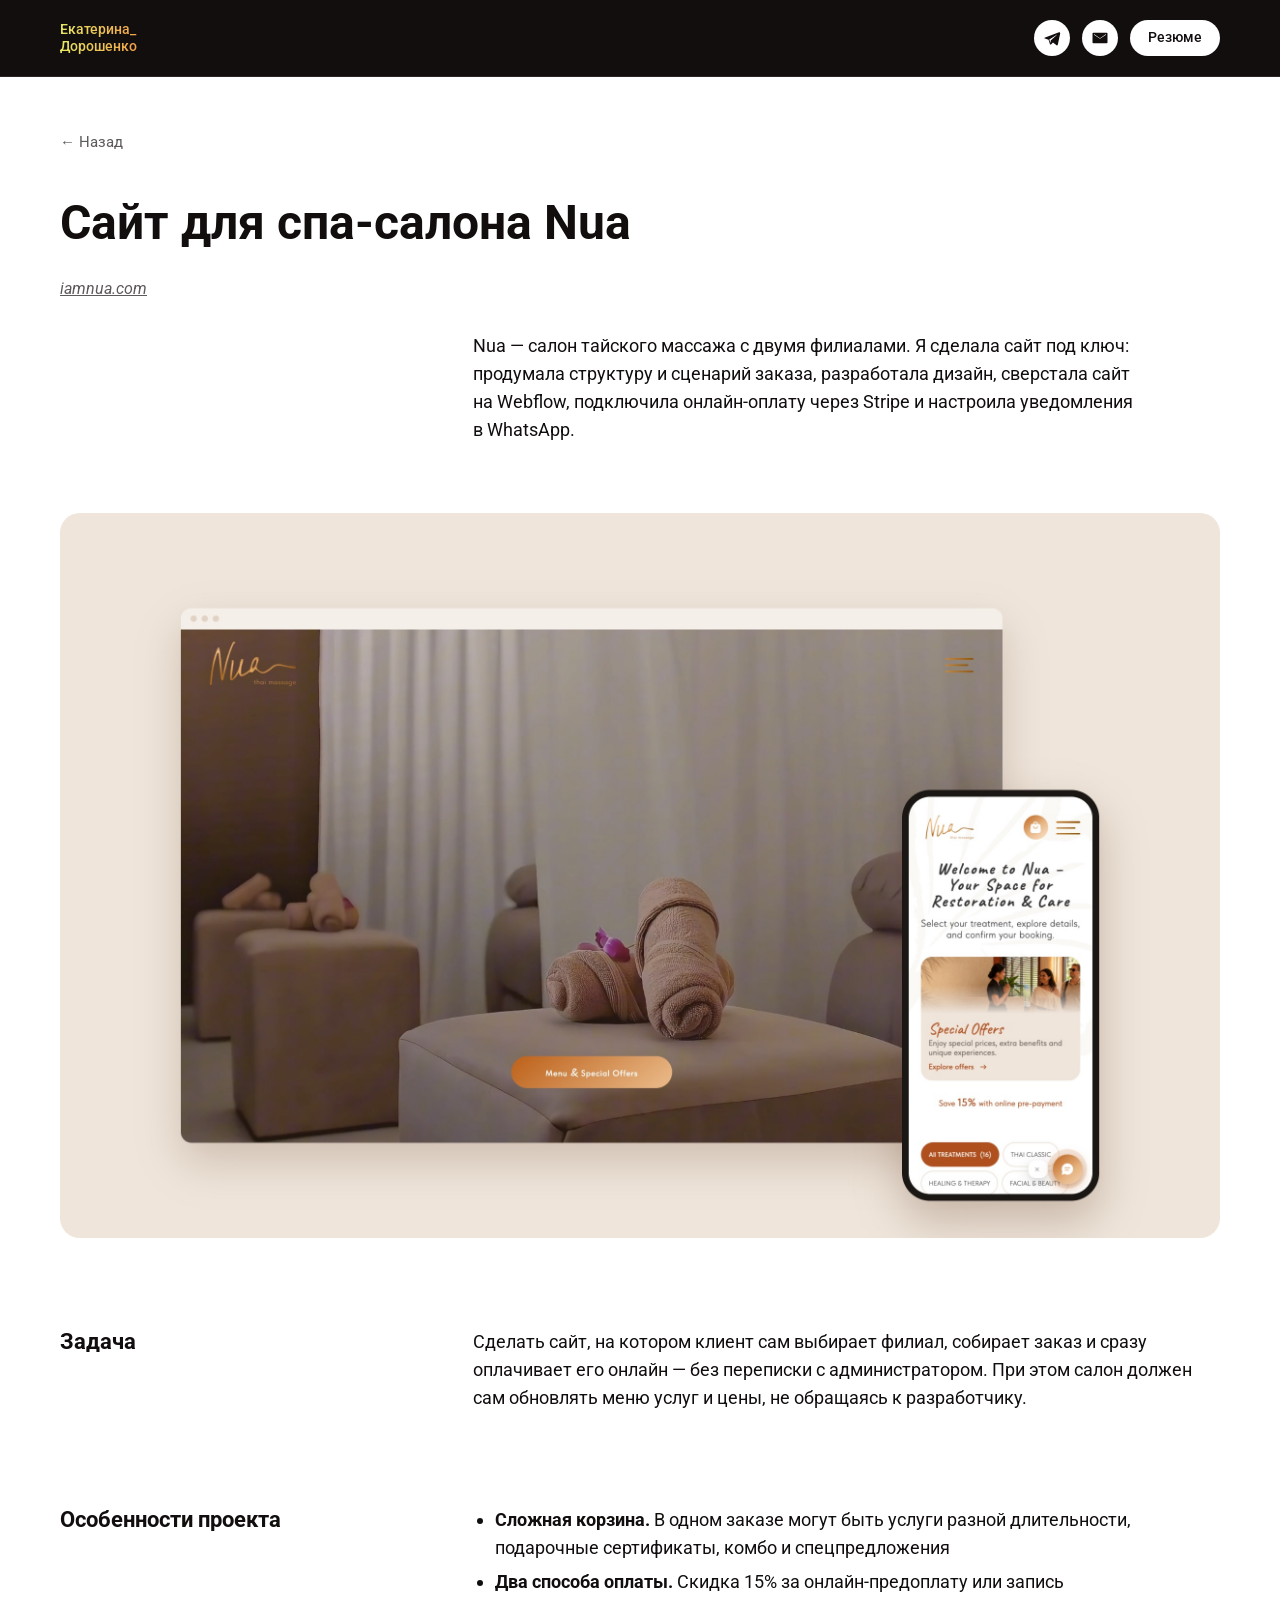
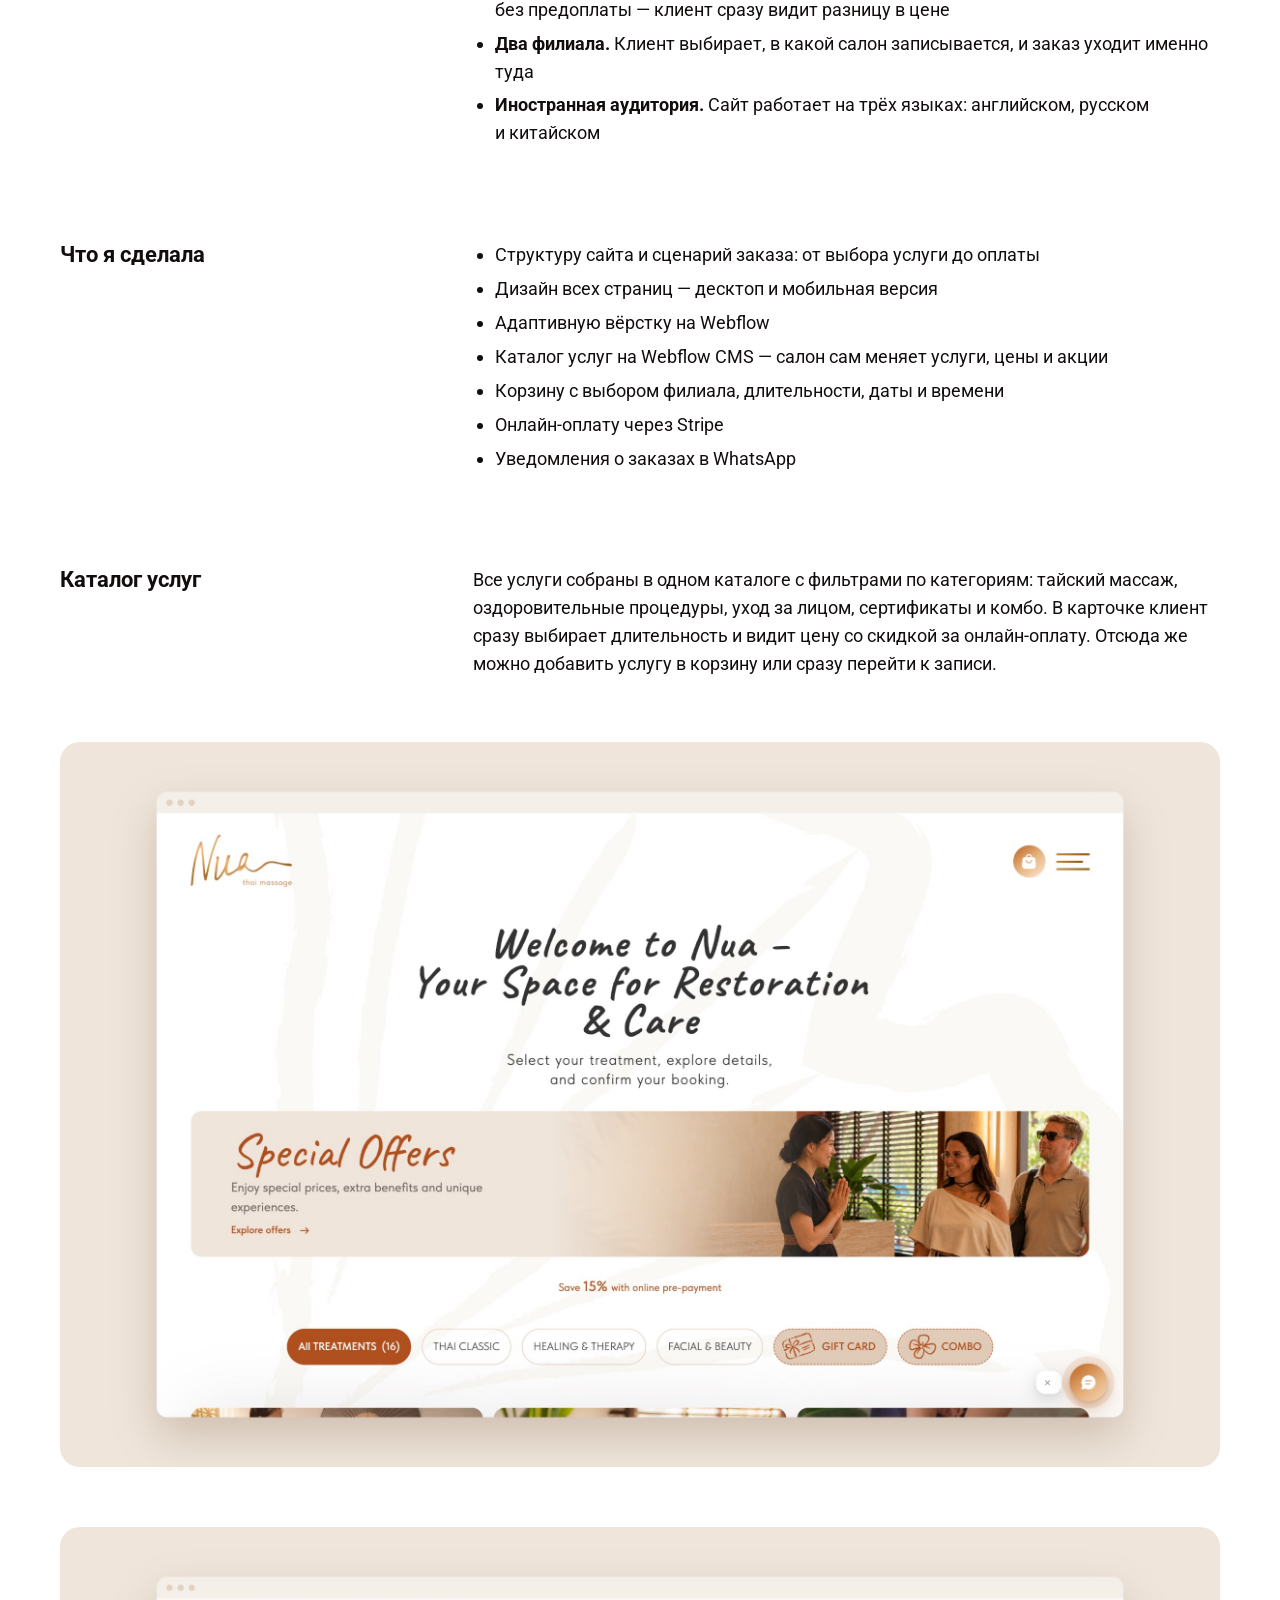
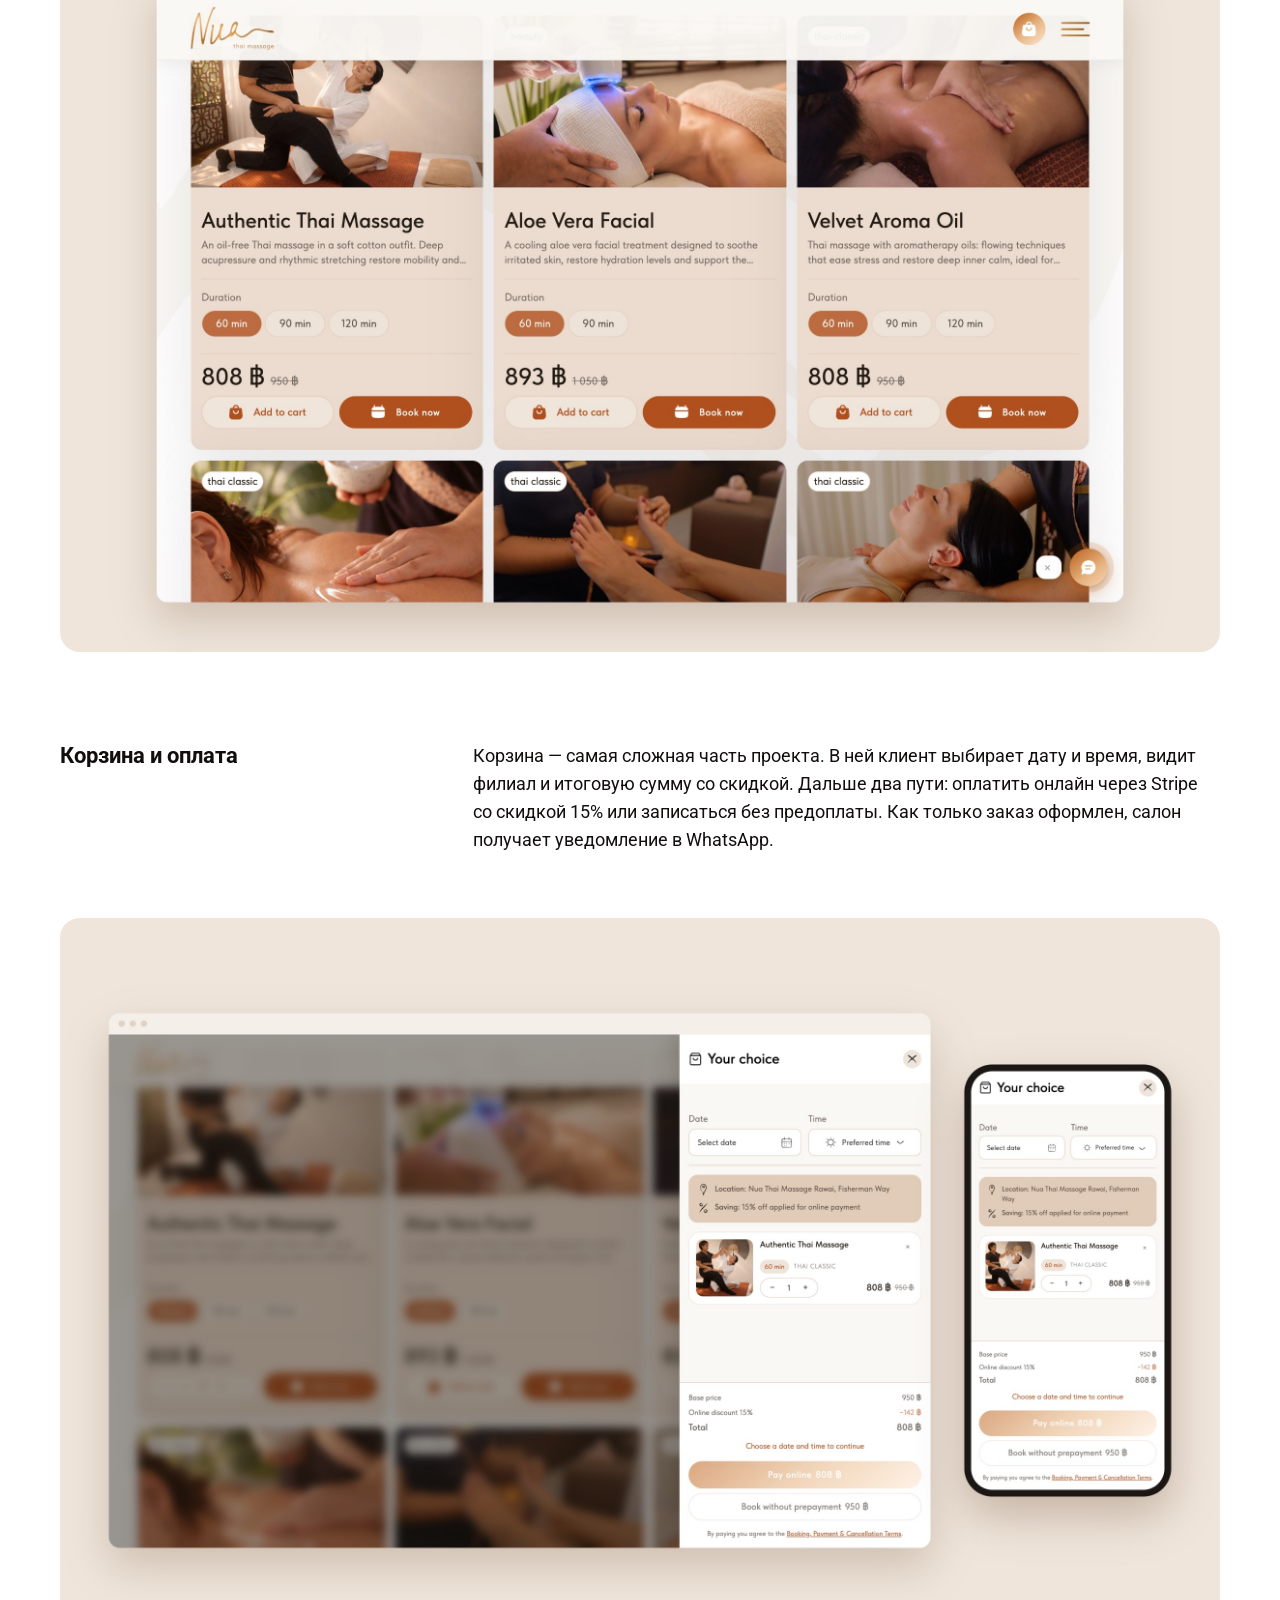
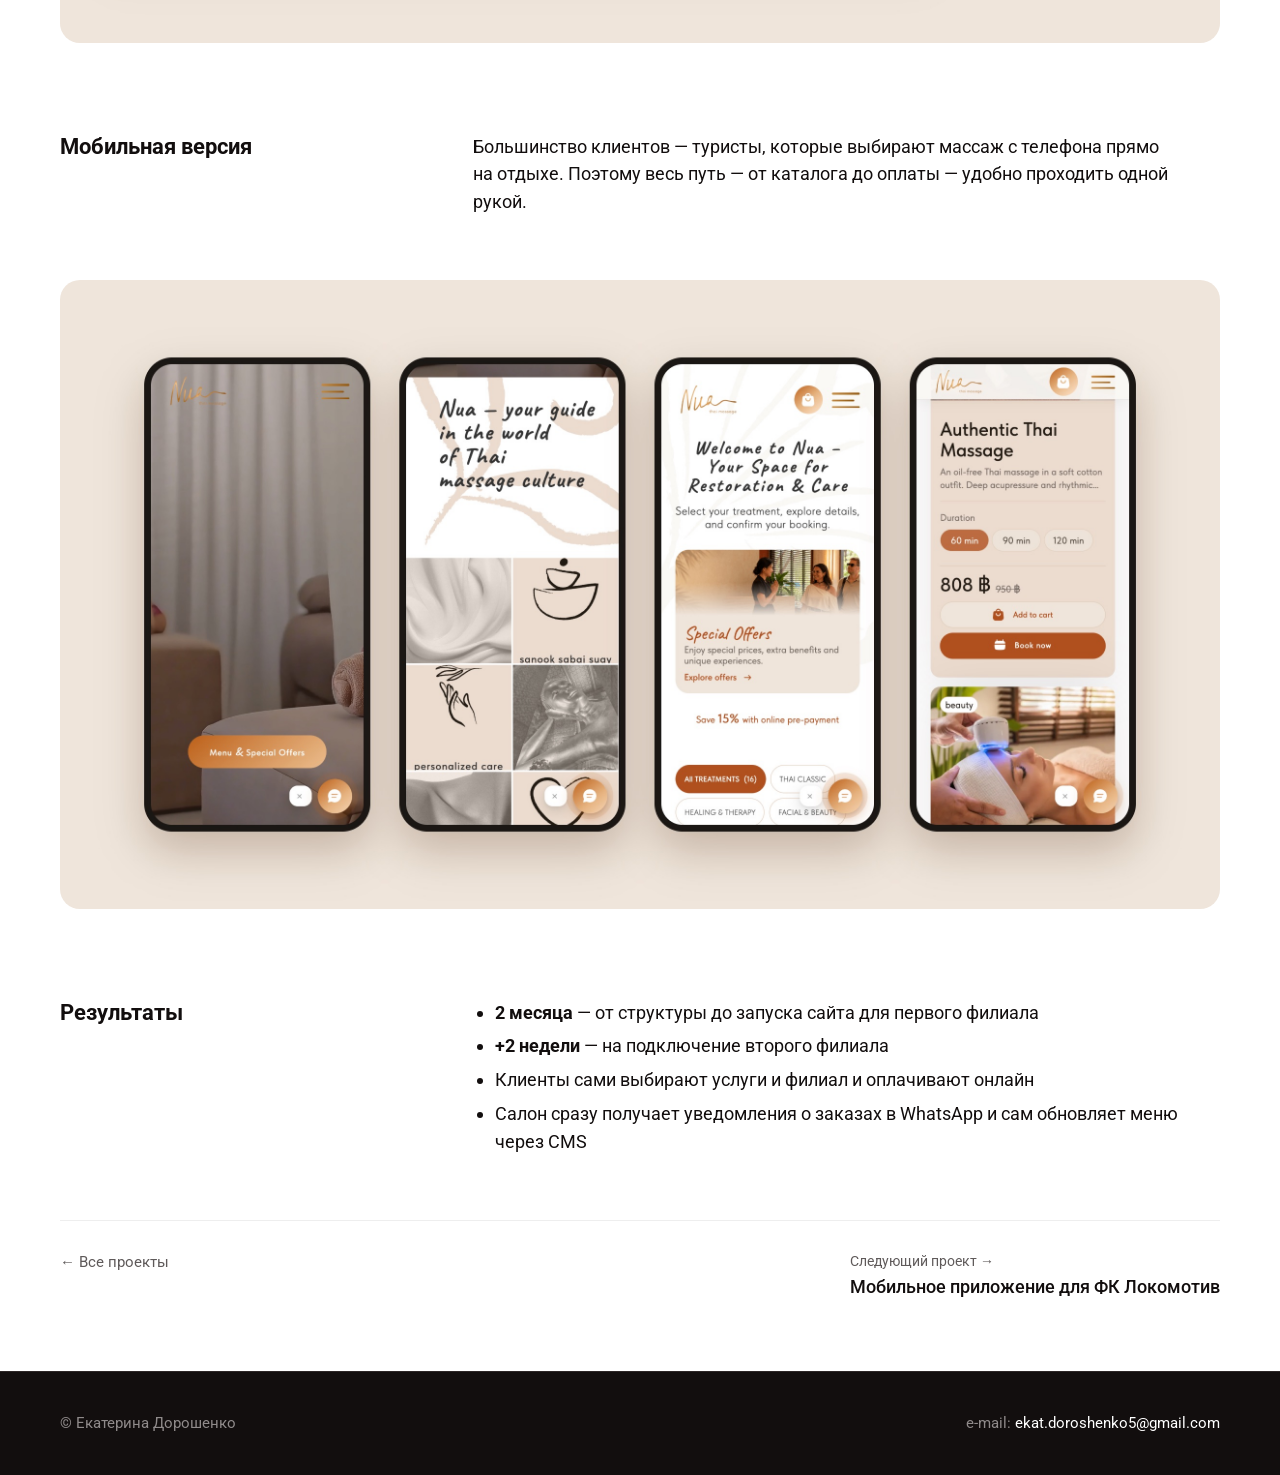
<file: projects/nua.html>
<!DOCTYPE html>
<html lang="ru">
<head>
  <meta charset="UTF-8">
  <meta name="viewport" content="width=device-width, initial-scale=1">
  <title>Сайт для спа-салона Nua — Екатерина Дорошенко</title>
  <meta name="description" content="Структура, дизайн и вёрстка на Webflow для салона тайского массажа с двумя филиалами: сложная корзина, оплата через Stripe, уведомления в WhatsApp.">
  <meta property="og:title" content="Сайт для спа-салона Nua — Екатерина Дорошенко">
  <meta property="og:description" content="Структура, дизайн и вёрстка на Webflow для салона тайского массажа с двумя филиалами: сложная корзина, оплата через Stripe, уведомления в WhatsApp.">
  <meta property="og:type" content="website">
  <link rel="icon" href="../img/favicon.svg" type="image/svg+xml">
  <link rel="preconnect" href="https://fonts.googleapis.com">
  <link rel="preconnect" href="https://fonts.gstatic.com" crossorigin>
  <link href="https://fonts.googleapis.com/css2?family=Roboto:wght@300;400;500;700&display=swap" rel="stylesheet">
  <link rel="stylesheet" href="../css/style.css">
</head>
<body class="case">
  <header class="header">
    <div class="container header__inner">
      <a class="logo" href="../index.html">Екатерина_<br>Дорошенко</a>
      <div class="header__actions">
        <a class="icon-btn" href="https://t.me/Kate0579" target="_blank" rel="noopener" aria-label="Telegram"><svg viewBox="0 0 24 24" fill="currentColor" aria-hidden="true"><path d="M21.4 4.2 2.9 11.3c-1.3.5-1.3 1.2-.2 1.5l4.7 1.5 1.8 5.6c.2.6.1.9.8.9.5 0 .7-.2 1-.5l2.3-2.2 4.8 3.5c.9.5 1.5.2 1.7-.8l3.1-14.7c.3-1.3-.5-1.9-1.5-1.9zM8.4 13.9l9.5-6c.5-.3.9-.1.5.2l-8.1 7.3-.3 3.4-1.6-4.9z"/></svg></a>
        <a class="icon-btn" href="mailto:ekat.doroshenko5@gmail.com" aria-label="E-mail"><svg viewBox="0 0 24 24" fill="currentColor" aria-hidden="true"><path d="M3 5h18a1 1 0 0 1 1 1v12a1 1 0 0 1-1 1H3a1 1 0 0 1-1-1V6a1 1 0 0 1 1-1zm9 7.2L4.4 7H4v.6l8 5.4 8-5.4V7h-.4L12 12.2z"/></svg></a>
        <a class="pill" href="https://docs.google.com/document/d/1Q4MNfWWvXnrXj70mhyQ5KQZNEmkl-spjG6KNbbBkFbY/edit?usp=sharing" target="_blank" rel="noopener">Резюме</a>
      </div>
    </div>
  </header>

  <main class="container">
    <div class="case__top">
      <a class="back-link" href="../index.html#projects">← Назад</a>
      <h1 class="case__title">Сайт для&nbsp;спа-салона Nua</h1>
      <a class="case__link" href="https://www.iamnua.com/" target="_blank" rel="noopener">iamnua.com</a>
      <div class="case__lead"><p>Nua&nbsp;— салон тайского массажа с&nbsp;двумя филиалами. Я&nbsp;сделала сайт под&nbsp;ключ: продумала структуру и&nbsp;сценарий заказа, разработала дизайн, сверстала сайт на&nbsp;Webflow, подключила онлайн-оплату через Stripe и&nbsp;настроила уведомления в&nbsp;WhatsApp.</p></div>
    </div>
      <figure class="case-img"><img src="../img/cases/nua/01.jpg" alt="Сайт спа-салона Nua на ноутбуке и телефоне" loading="lazy"></figure>
      <section class="case-section">
        <h2 class="case-section__title">Задача</h2>
        <div class="case-section__body"><p>Сделать сайт, на&nbsp;котором клиент сам выбирает филиал, собирает заказ и&nbsp;сразу оплачивает его онлайн&nbsp;— без&nbsp;переписки с&nbsp;администратором. При&nbsp;этом салон должен сам обновлять меню услуг и&nbsp;цены, не&nbsp;обращаясь к&nbsp;разработчику.</p></div>
      </section>
      <section class="case-section">
        <h2 class="case-section__title">Особенности проекта</h2>
        <div class="case-section__body"><ul><li><b>Сложная корзина.</b> В&nbsp;одном заказе могут быть услуги разной длительности, подарочные сертификаты, комбо и&nbsp;спецпредложения</li><li><b>Два способа оплаты.</b> Скидка 15% за&nbsp;онлайн-предоплату или&nbsp;запись без&nbsp;предоплаты&nbsp;— клиент сразу видит разницу в&nbsp;цене</li><li><b>Два филиала.</b> Клиент выбирает, в&nbsp;какой салон записывается, и&nbsp;заказ уходит именно туда</li><li><b>Иностранная аудитория.</b> Сайт работает на&nbsp;трёх языках: английском, русском и&nbsp;китайском</li></ul></div>
      </section>
      <section class="case-section">
        <h2 class="case-section__title">Что я&nbsp;сделала</h2>
        <div class="case-section__body"><ul><li>Структуру сайта и&nbsp;сценарий заказа: от&nbsp;выбора услуги до&nbsp;оплаты</li><li>Дизайн всех страниц&nbsp;— десктоп и&nbsp;мобильная версия</li><li>Адаптивную вёрстку на&nbsp;Webflow</li><li>Каталог услуг на&nbsp;Webflow CMS&nbsp;— салон сам меняет услуги, цены и&nbsp;акции</li><li>Корзину с&nbsp;выбором филиала, длительности, даты и&nbsp;времени</li><li>Онлайн-оплату через Stripe</li><li>Уведомления о&nbsp;заказах в&nbsp;WhatsApp</li></ul></div>
      </section>
      <section class="case-section">
        <h2 class="case-section__title">Каталог услуг</h2>
        <div class="case-section__body"><p>Все услуги собраны в&nbsp;одном каталоге с&nbsp;фильтрами по&nbsp;категориям: тайский массаж, оздоровительные процедуры, уход за&nbsp;лицом, сертификаты и&nbsp;комбо. В&nbsp;карточке клиент сразу выбирает длительность и&nbsp;видит цену со&nbsp;скидкой за&nbsp;онлайн-оплату. Отсюда же можно добавить услугу в&nbsp;корзину или&nbsp;сразу перейти к&nbsp;записи.</p></div>
      </section>
      <figure class="case-img"><img src="../img/cases/nua/04.jpg" alt="Каталог услуг: фильтры по категориям и спецпредложения" loading="lazy"></figure>
      <figure class="case-img"><img src="../img/cases/nua/05.jpg" alt="Карточки услуг: выбор длительности, цена и кнопки заказа" loading="lazy"></figure>
      <section class="case-section">
        <h2 class="case-section__title">Корзина и&nbsp;оплата</h2>
        <div class="case-section__body"><p>Корзина&nbsp;— самая сложная часть проекта. В&nbsp;ней клиент выбирает дату и&nbsp;время, видит филиал и&nbsp;итоговую сумму со&nbsp;скидкой. Дальше два пути: оплатить онлайн через Stripe со&nbsp;скидкой 15% или&nbsp;записаться без&nbsp;предоплаты. Как&nbsp;только заказ оформлен, салон получает уведомление в&nbsp;WhatsApp.</p></div>
      </section>
      <figure class="case-img"><img src="../img/cases/nua/07.jpg" alt="Корзина: дата, время, филиал, скидка за онлайн-оплату" loading="lazy"></figure>
      <section class="case-section">
        <h2 class="case-section__title">Мобильная версия</h2>
        <div class="case-section__body"><p>Большинство клиентов&nbsp;— туристы, которые выбирают массаж с&nbsp;телефона прямо на&nbsp;отдыхе. Поэтому весь путь&nbsp;— от&nbsp;каталога до&nbsp;оплаты&nbsp;— удобно проходить одной рукой.</p></div>
      </section>
      <figure class="case-img"><img src="../img/cases/nua/06.jpg" alt="Мобильная версия сайта Nua" loading="lazy"></figure>
      <section class="case-section">
        <h2 class="case-section__title">Результаты</h2>
        <div class="case-section__body"><ul><li><b>2&nbsp;месяца</b>&nbsp;— от&nbsp;структуры до&nbsp;запуска сайта для&nbsp;первого филиала</li><li><b>+2&nbsp;недели</b>&nbsp;— на&nbsp;подключение второго филиала</li><li>Клиенты сами выбирают услуги и&nbsp;филиал и&nbsp;оплачивают онлайн</li><li>Салон сразу получает уведомления о&nbsp;заказах в&nbsp;WhatsApp и&nbsp;сам обновляет меню через CMS</li></ul></div>
      </section>
    <div class="case__bottom">
      <a class="back-link" href="../index.html#projects">← Все&nbsp;проекты</a>
      <a class="case__next" href="lokomotiv.html"><span>Следующий проект →</span>Мобильное приложение для&nbsp;ФК&nbsp;Локомотив</a>
    </div>
  </main>
  <footer class="footer">
    <div class="container footer__inner">
      <div>© Екатерина Дорошенко</div>
      <div>e-mail: <a href="mailto:ekat.doroshenko5@gmail.com">ekat.doroshenko5@gmail.com</a></div>
    </div>
  </footer>
</body>
</html>
</file>
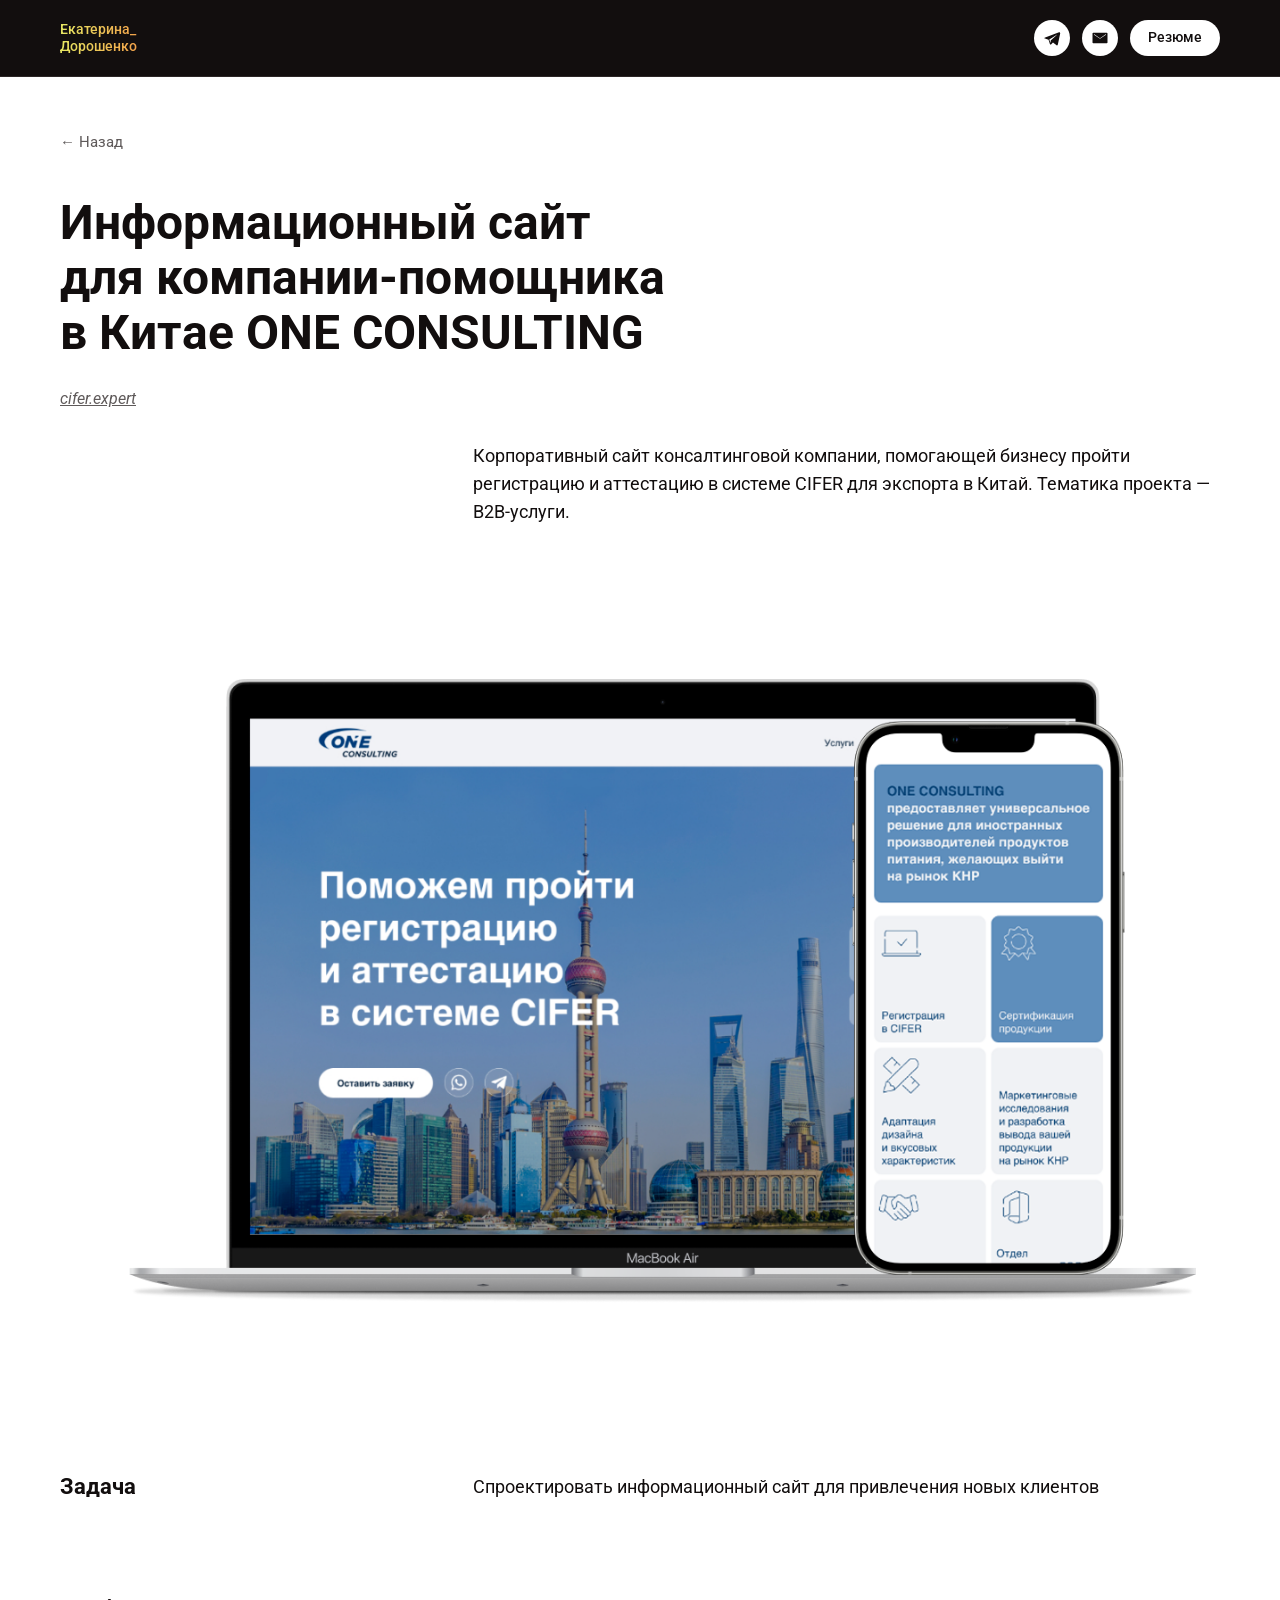
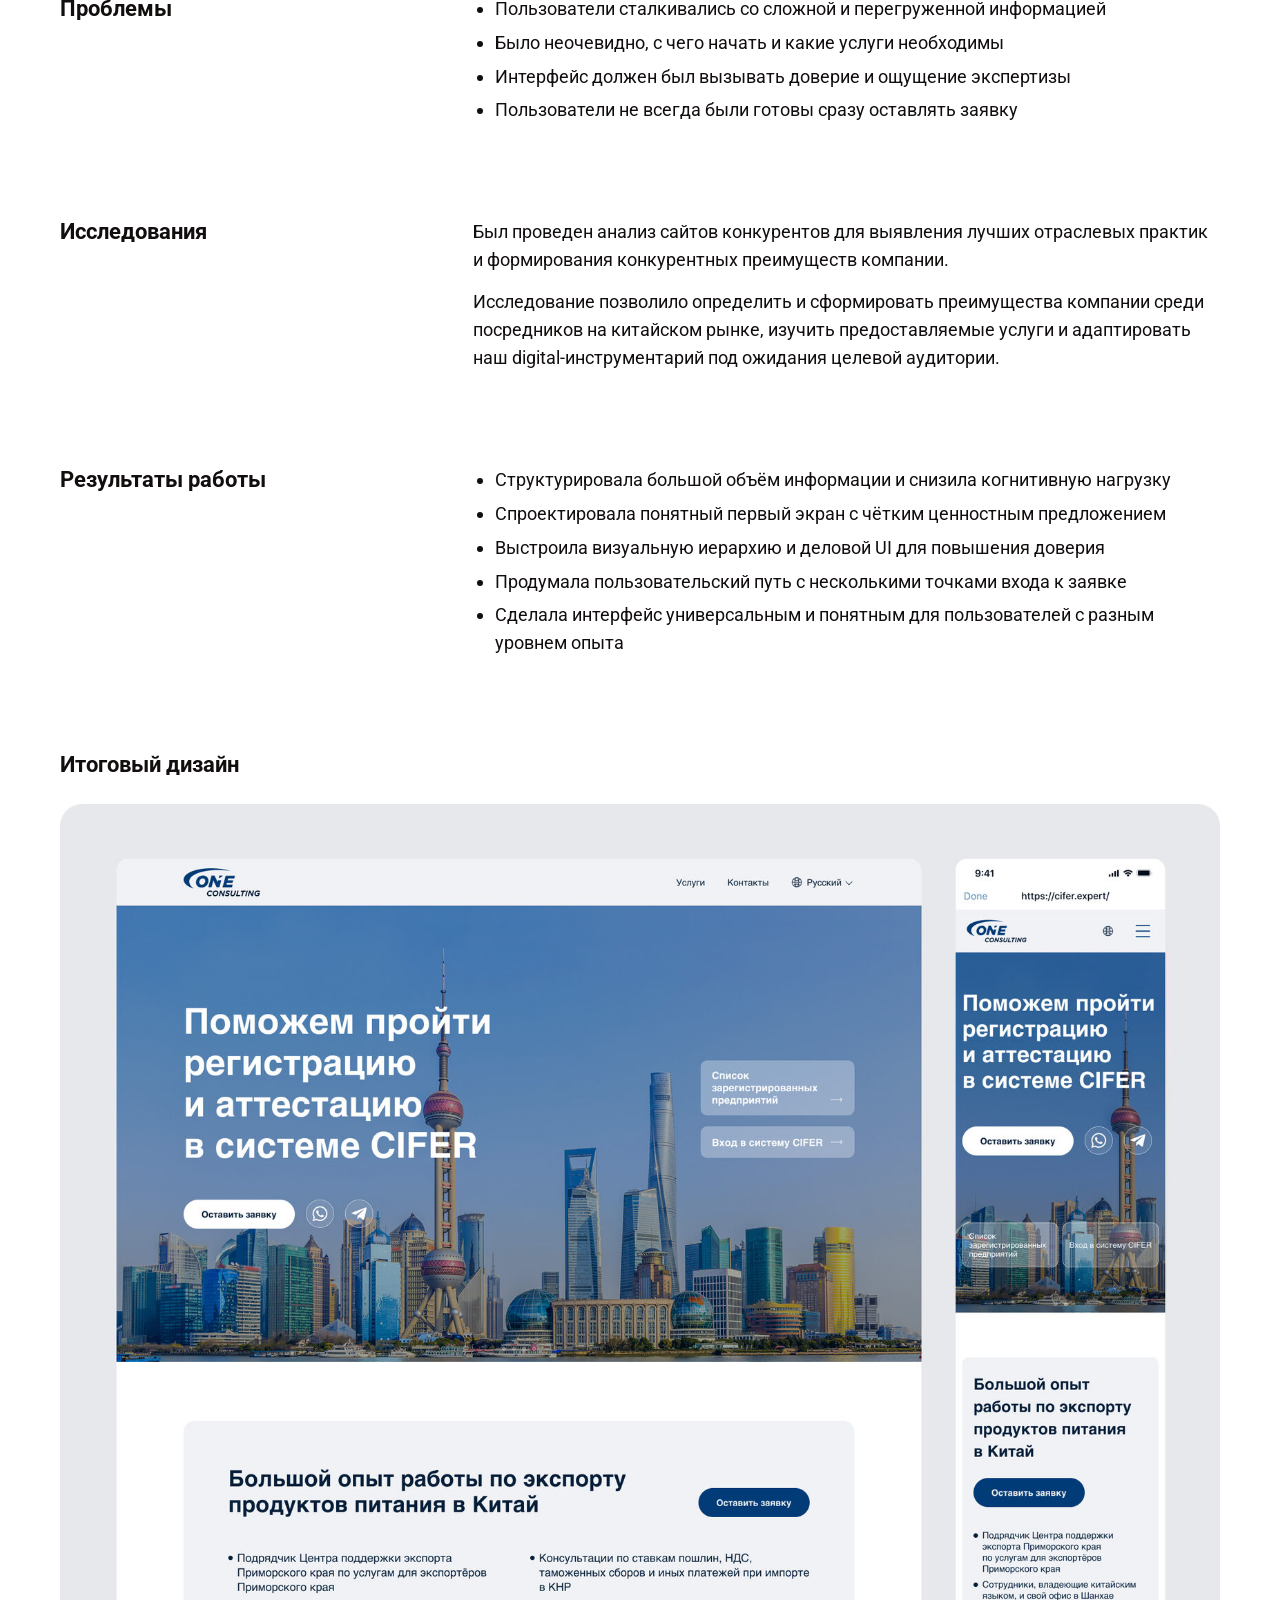
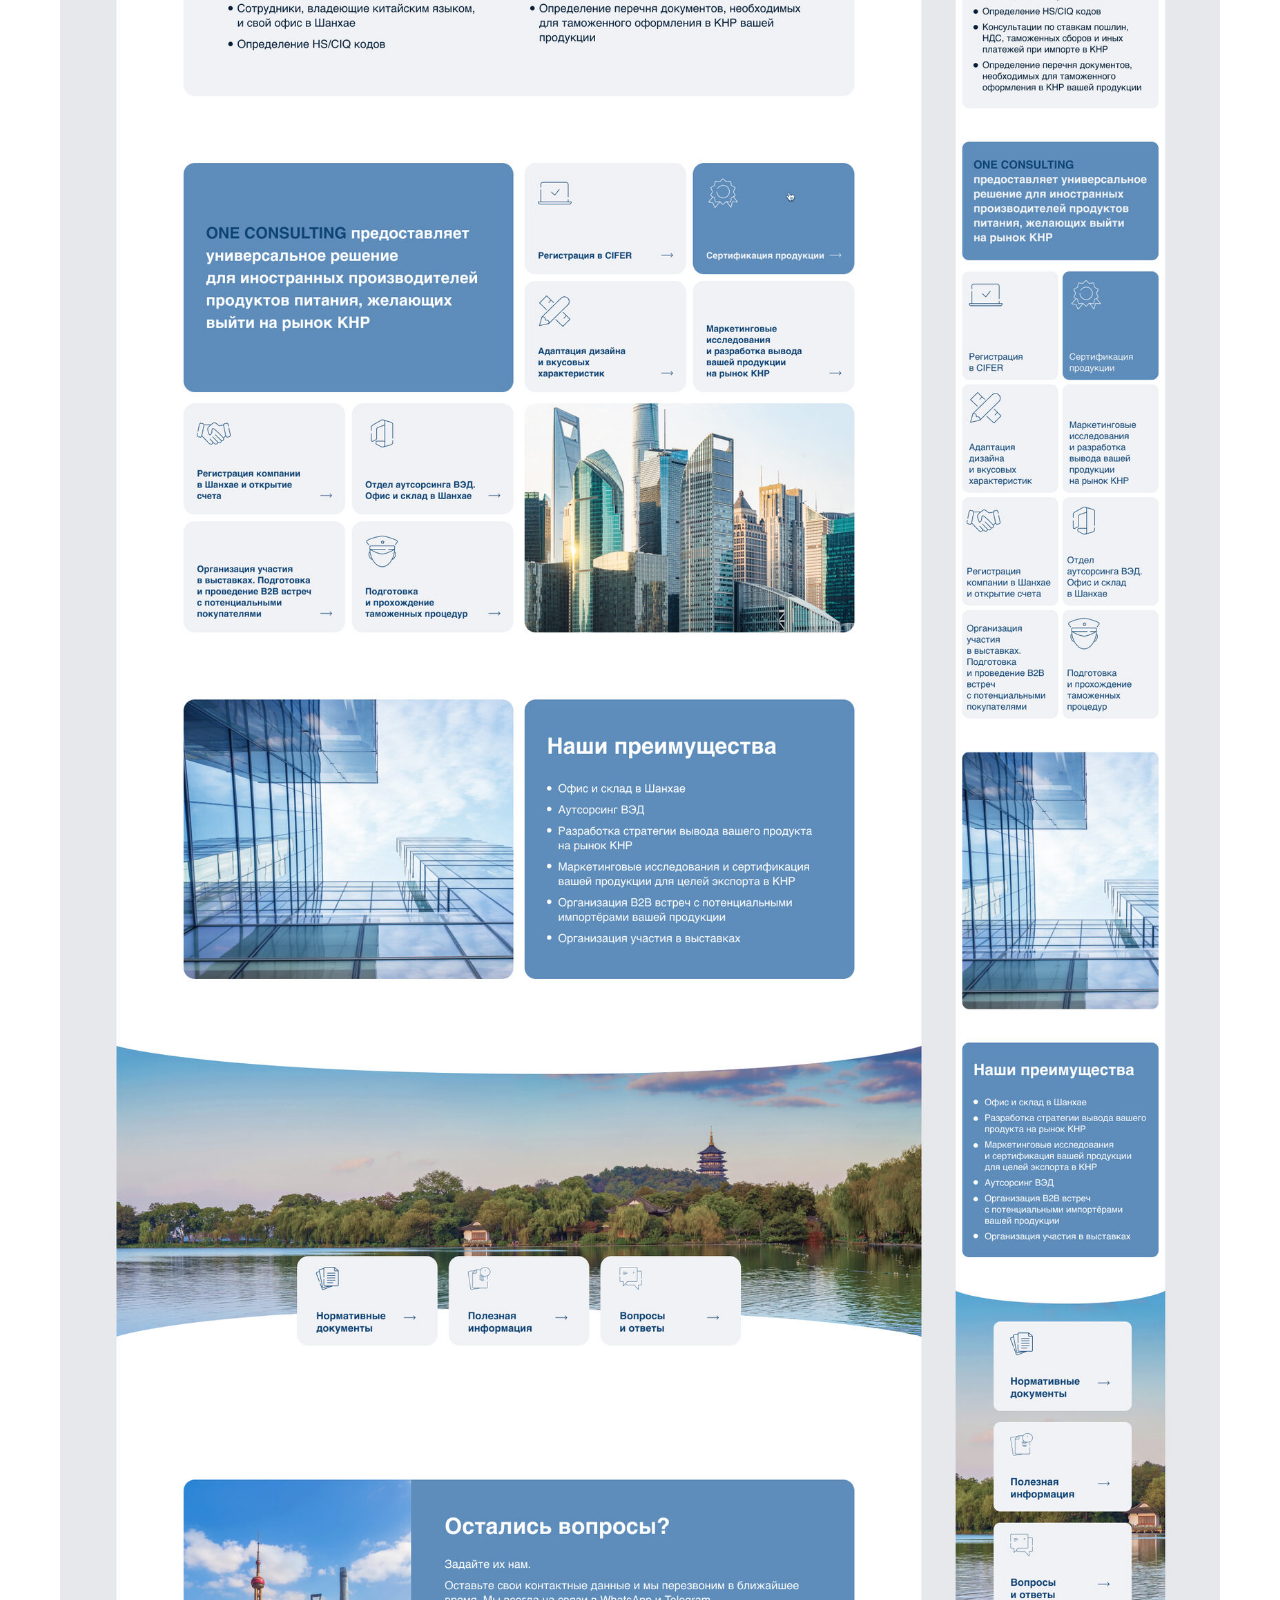
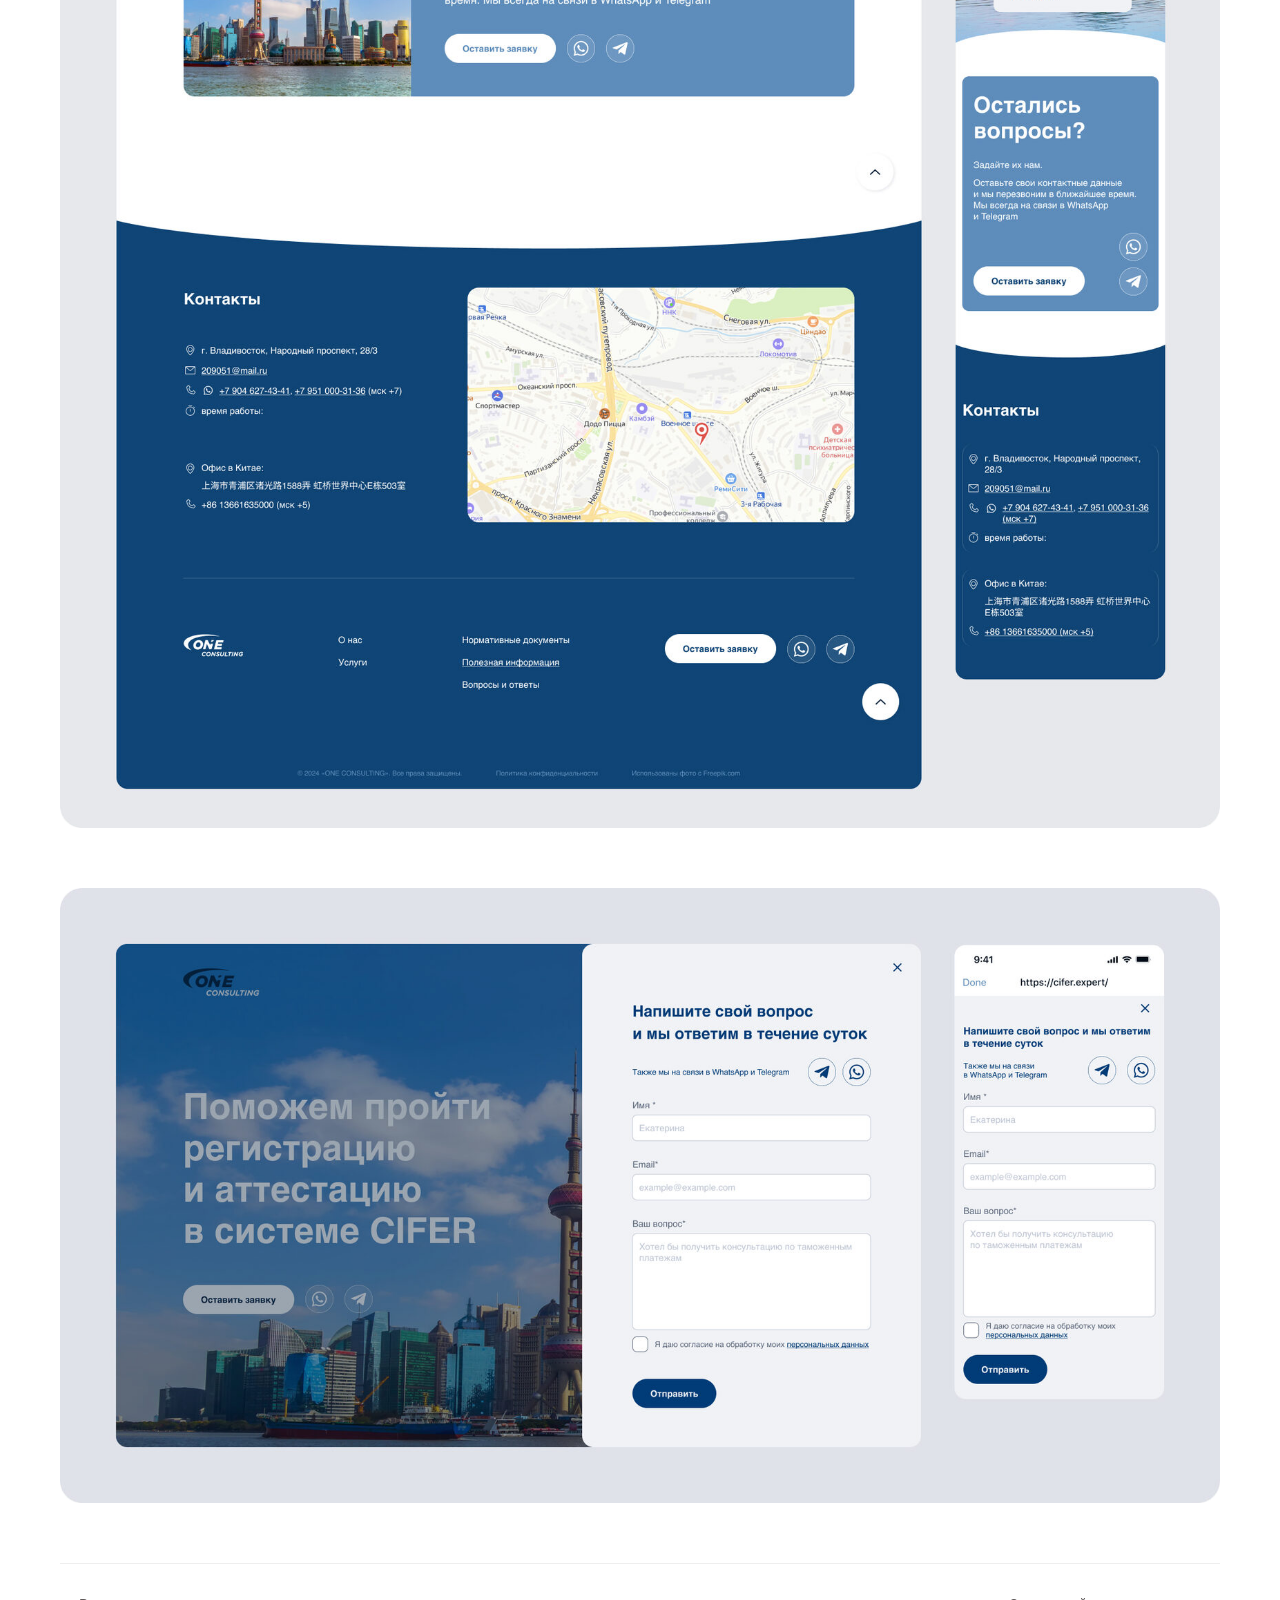
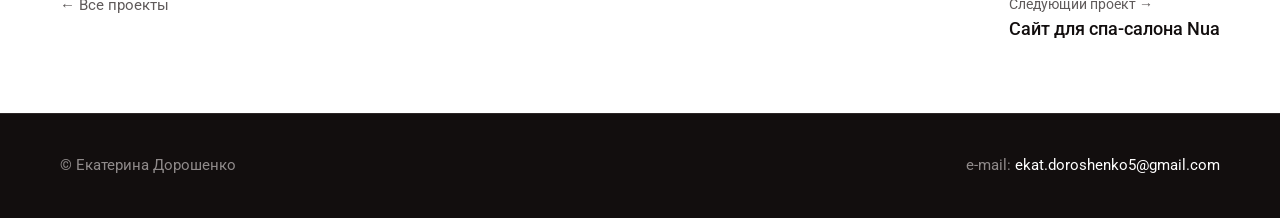
<file: projects/one-consulting.html>
<!DOCTYPE html>
<html lang="ru">
<head>
  <meta charset="UTF-8">
  <meta name="viewport" content="width=device-width, initial-scale=1">
  <title>Информационный сайт для компании-помощника в Китае ONE CONSULTING — Екатерина Дорошенко</title>
  <meta name="description" content="Корпоративный сайт консалтинговой компании, помогающей бизнесу пройти регистрацию и аттестацию в системе CIFER для экспорта в Китай">
  <meta property="og:title" content="Информационный сайт для компании-помощника в Китае ONE CONSULTING — Екатерина Дорошенко">
  <meta property="og:description" content="Корпоративный сайт консалтинговой компании, помогающей бизнесу пройти регистрацию и аттестацию в системе CIFER для экспорта в Китай">
  <meta property="og:type" content="website">
  <link rel="icon" href="../img/favicon.svg" type="image/svg+xml">
  <link rel="preconnect" href="https://fonts.googleapis.com">
  <link rel="preconnect" href="https://fonts.gstatic.com" crossorigin>
  <link href="https://fonts.googleapis.com/css2?family=Roboto:wght@300;400;500;700&display=swap" rel="stylesheet">
  <link rel="stylesheet" href="../css/style.css">
</head>
<body class="case">
  <header class="header">
    <div class="container header__inner">
      <a class="logo" href="../index.html">Екатерина_<br>Дорошенко</a>
      <div class="header__actions">
        <a class="icon-btn" href="https://t.me/Kate0579" target="_blank" rel="noopener" aria-label="Telegram"><svg viewBox="0 0 24 24" fill="currentColor" aria-hidden="true"><path d="M21.4 4.2 2.9 11.3c-1.3.5-1.3 1.2-.2 1.5l4.7 1.5 1.8 5.6c.2.6.1.9.8.9.5 0 .7-.2 1-.5l2.3-2.2 4.8 3.5c.9.5 1.5.2 1.7-.8l3.1-14.7c.3-1.3-.5-1.9-1.5-1.9zM8.4 13.9l9.5-6c.5-.3.9-.1.5.2l-8.1 7.3-.3 3.4-1.6-4.9z"/></svg></a>
        <a class="icon-btn" href="mailto:ekat.doroshenko5@gmail.com" aria-label="E-mail"><svg viewBox="0 0 24 24" fill="currentColor" aria-hidden="true"><path d="M3 5h18a1 1 0 0 1 1 1v12a1 1 0 0 1-1 1H3a1 1 0 0 1-1-1V6a1 1 0 0 1 1-1zm9 7.2L4.4 7H4v.6l8 5.4 8-5.4V7h-.4L12 12.2z"/></svg></a>
        <a class="pill" href="https://docs.google.com/document/d/1Q4MNfWWvXnrXj70mhyQ5KQZNEmkl-spjG6KNbbBkFbY/edit?usp=sharing" target="_blank" rel="noopener">Резюме</a>
      </div>
    </div>
  </header>

  <main class="container">
    <div class="case__top">
      <a class="back-link" href="../index.html#projects">← Назад</a>
      <h1 class="case__title">Информационный сайт для&nbsp;компании-помощника в&nbsp;Китае ONE CONSULTING</h1>
      <a class="case__link" href="https://cifer.expert/ru/" target="_blank" rel="noopener">cifer.expert</a>
      <div class="case__lead"><p>Корпоративный сайт консалтинговой компании, помогающей бизнесу пройти регистрацию и&nbsp;аттестацию в&nbsp;системе CIFER для&nbsp;экспорта в&nbsp;Китай. Тематика проекта&nbsp;— B2B-услуги.</p></div>
    </div>
      <figure class="case-img"><img src="../img/cases/one-consulting/01.png" alt="Сайт ONE CONSULTING" loading="lazy"></figure>
      <section class="case-section">
        <h2 class="case-section__title">Задача</h2>
        <div class="case-section__body"><p>Спроектировать информационный сайт для&nbsp;привлечения новых клиентов</p></div>
      </section>
      <section class="case-section">
        <h2 class="case-section__title">Проблемы</h2>
        <div class="case-section__body"><ul><li>Пользователи сталкивались со&nbsp;сложной и&nbsp;перегруженной информацией</li><li>Было неочевидно, с&nbsp;чего начать и&nbsp;какие услуги необходимы</li><li>Интерфейс должен был вызывать доверие и&nbsp;ощущение экспертизы</li><li>Пользователи не&nbsp;всегда были готовы сразу оставлять заявку</li></ul></div>
      </section>
      <section class="case-section">
        <h2 class="case-section__title">Исследования</h2>
        <div class="case-section__body"><p>Был проведен анализ сайтов конкурентов для&nbsp;выявления лучших отраслевых практик и&nbsp;формирования конкурентных преимуществ компании.</p><p>Исследование позволило определить и&nbsp;сформировать преимущества компании среди посредников на&nbsp;китайском рынке, изучить предоставляемые услуги и&nbsp;адаптировать наш digital-инструментарий под&nbsp;ожидания целевой аудитории.</p></div>
      </section>
      <section class="case-section">
        <h2 class="case-section__title">Результаты работы</h2>
        <div class="case-section__body"><ul><li>Структурировала большой объём информации и&nbsp;снизила когнитивную нагрузку</li><li>Спроектировала понятный первый экран с&nbsp;чётким ценностным предложением</li><li>Выстроила визуальную иерархию и&nbsp;деловой UI для&nbsp;повышения доверия</li><li>Продумала пользовательский путь с&nbsp;несколькими точками входа к&nbsp;заявке</li><li>Сделала интерфейс универсальным и&nbsp;понятным для&nbsp;пользователей с&nbsp;разным уровнем опыта</li></ul></div>
      </section>
      <section class="case-section">
        <h2 class="case-section__title">Итоговый дизайн</h2>
        <div class="case-section__body"></div>
      </section>
      <figure class="case-img"><img src="../img/cases/one-consulting/02.jpg" alt="Итоговый дизайн" loading="lazy"></figure>
      <figure class="case-img"><img src="../img/cases/one-consulting/03.jpg" alt="Итоговый дизайн" loading="lazy"></figure>
    <div class="case__bottom">
      <a class="back-link" href="../index.html#projects">← Все&nbsp;проекты</a>
      <a class="case__next" href="nua.html"><span>Следующий проект →</span>Сайт для&nbsp;спа-салона Nua</a>
    </div>
  </main>
  <footer class="footer">
    <div class="container footer__inner">
      <div>© Екатерина Дорошенко</div>
      <div>e-mail: <a href="mailto:ekat.doroshenko5@gmail.com">ekat.doroshenko5@gmail.com</a></div>
    </div>
  </footer>
</body>
</html>
</file>
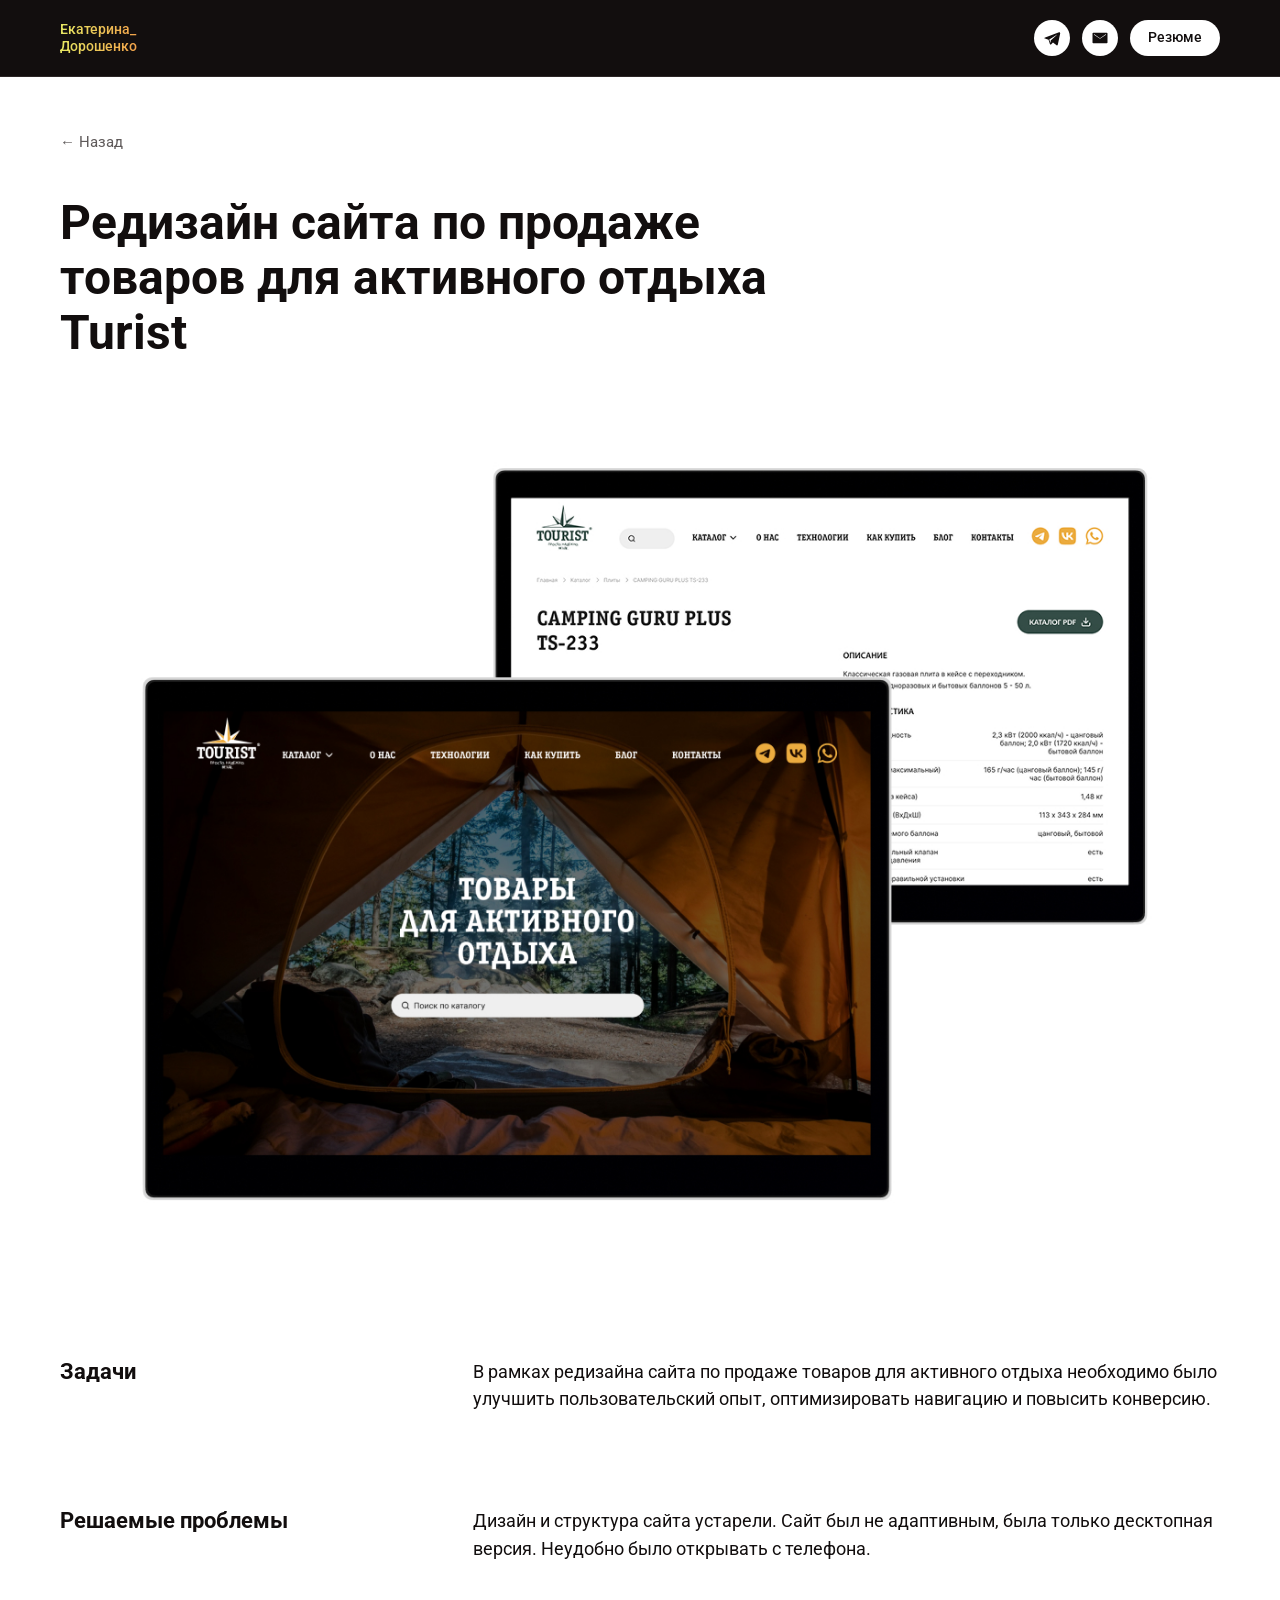
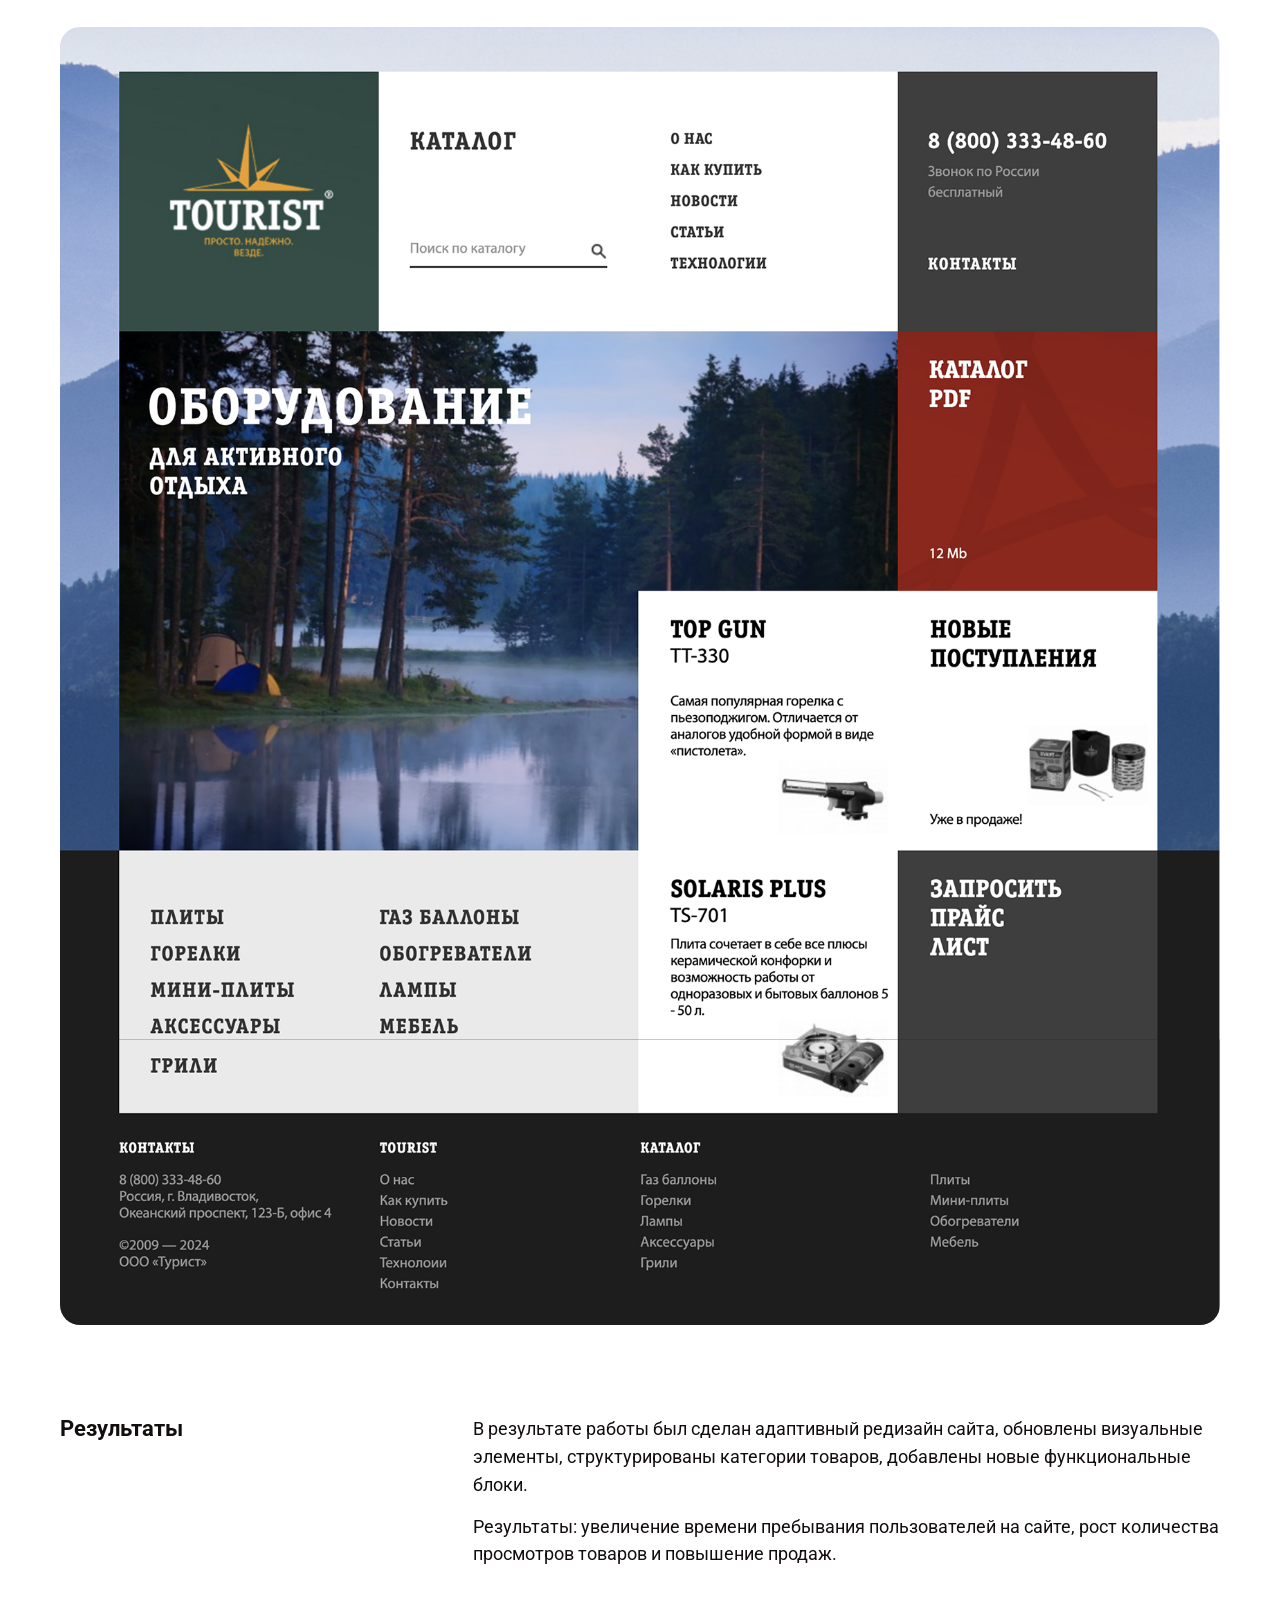
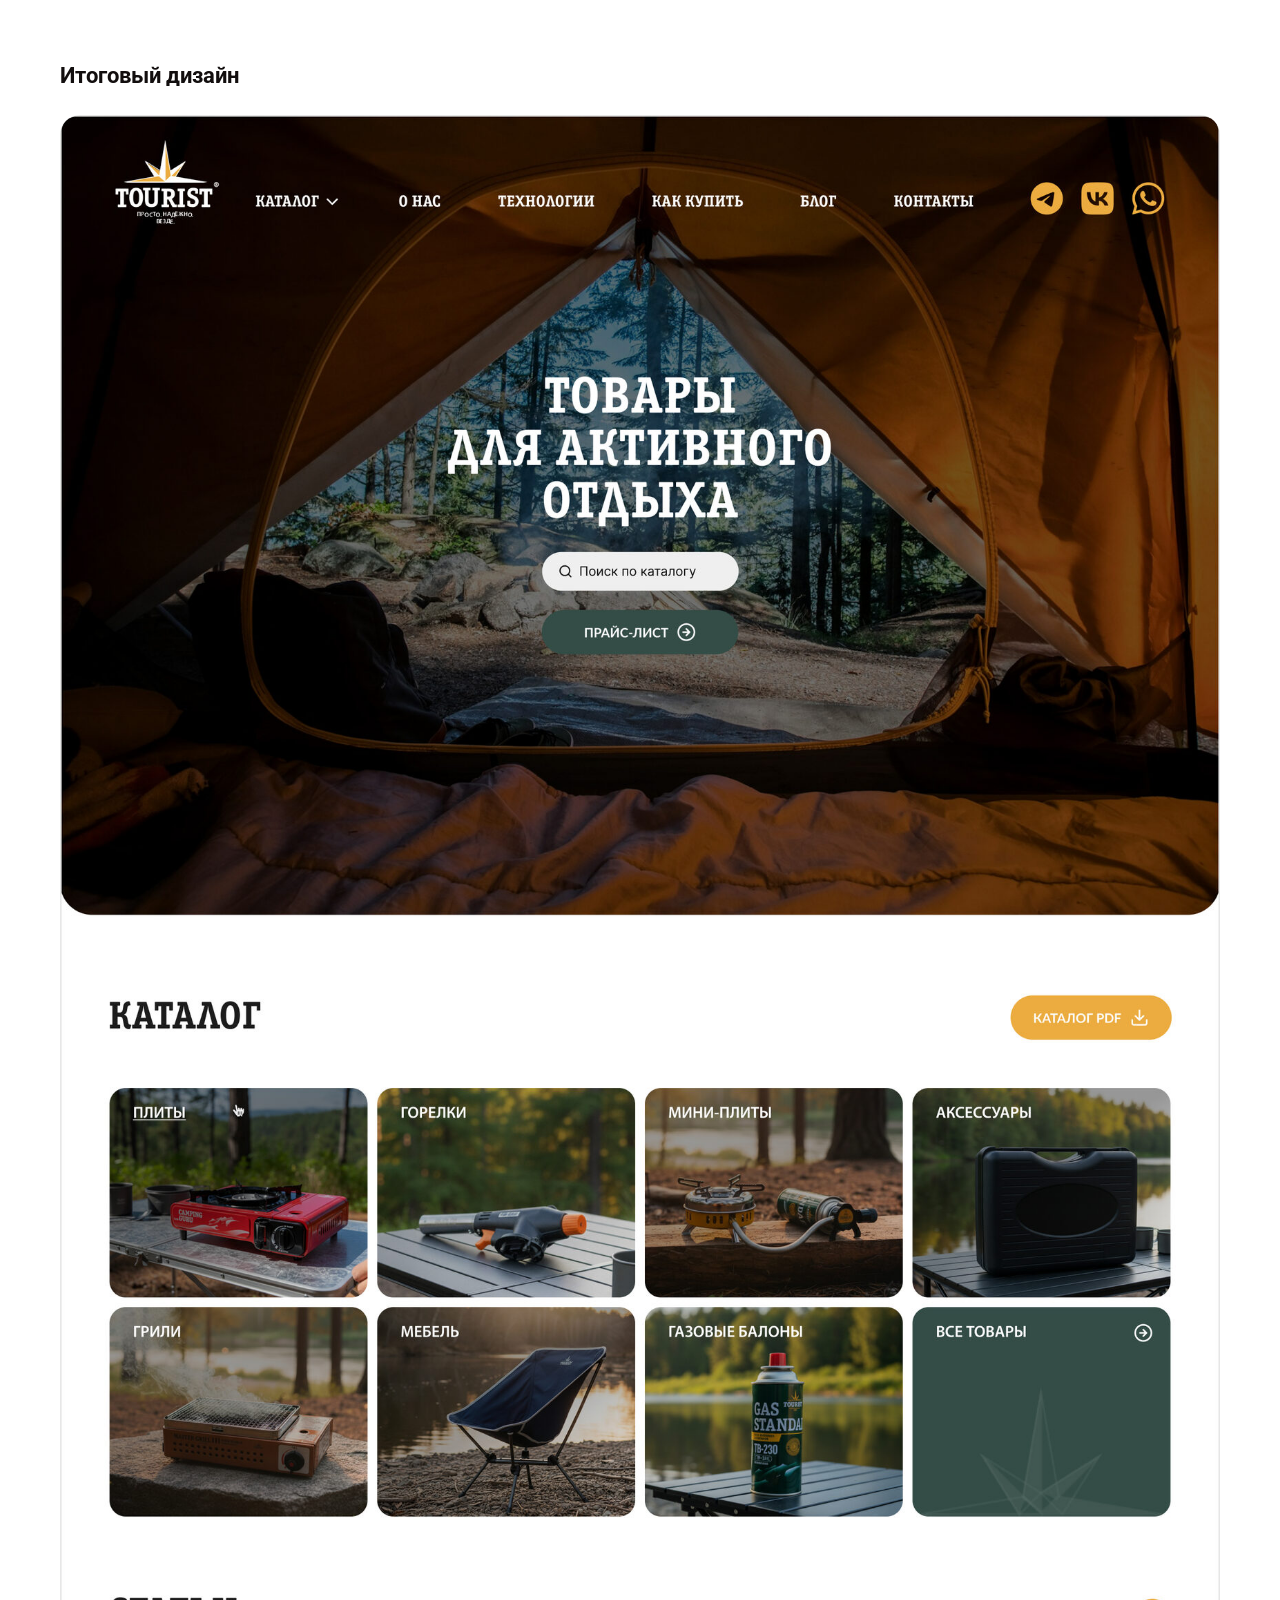
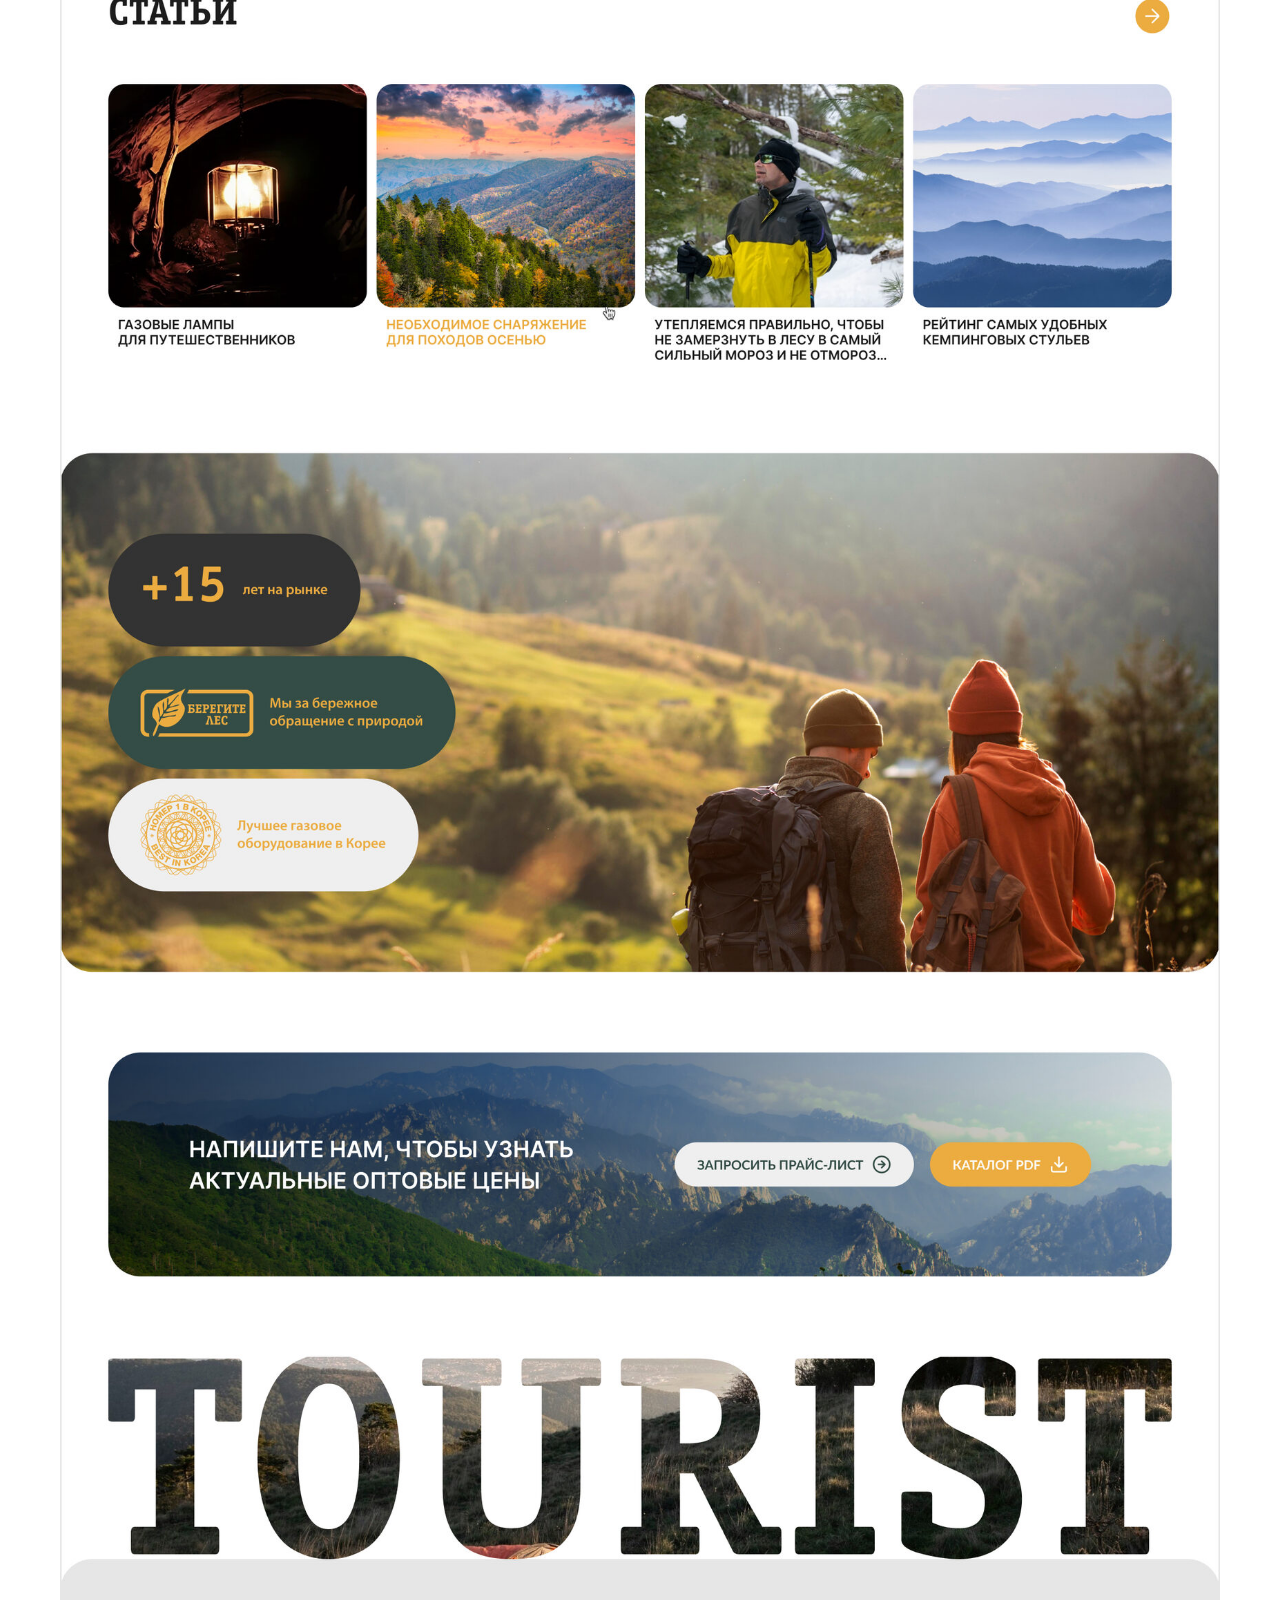
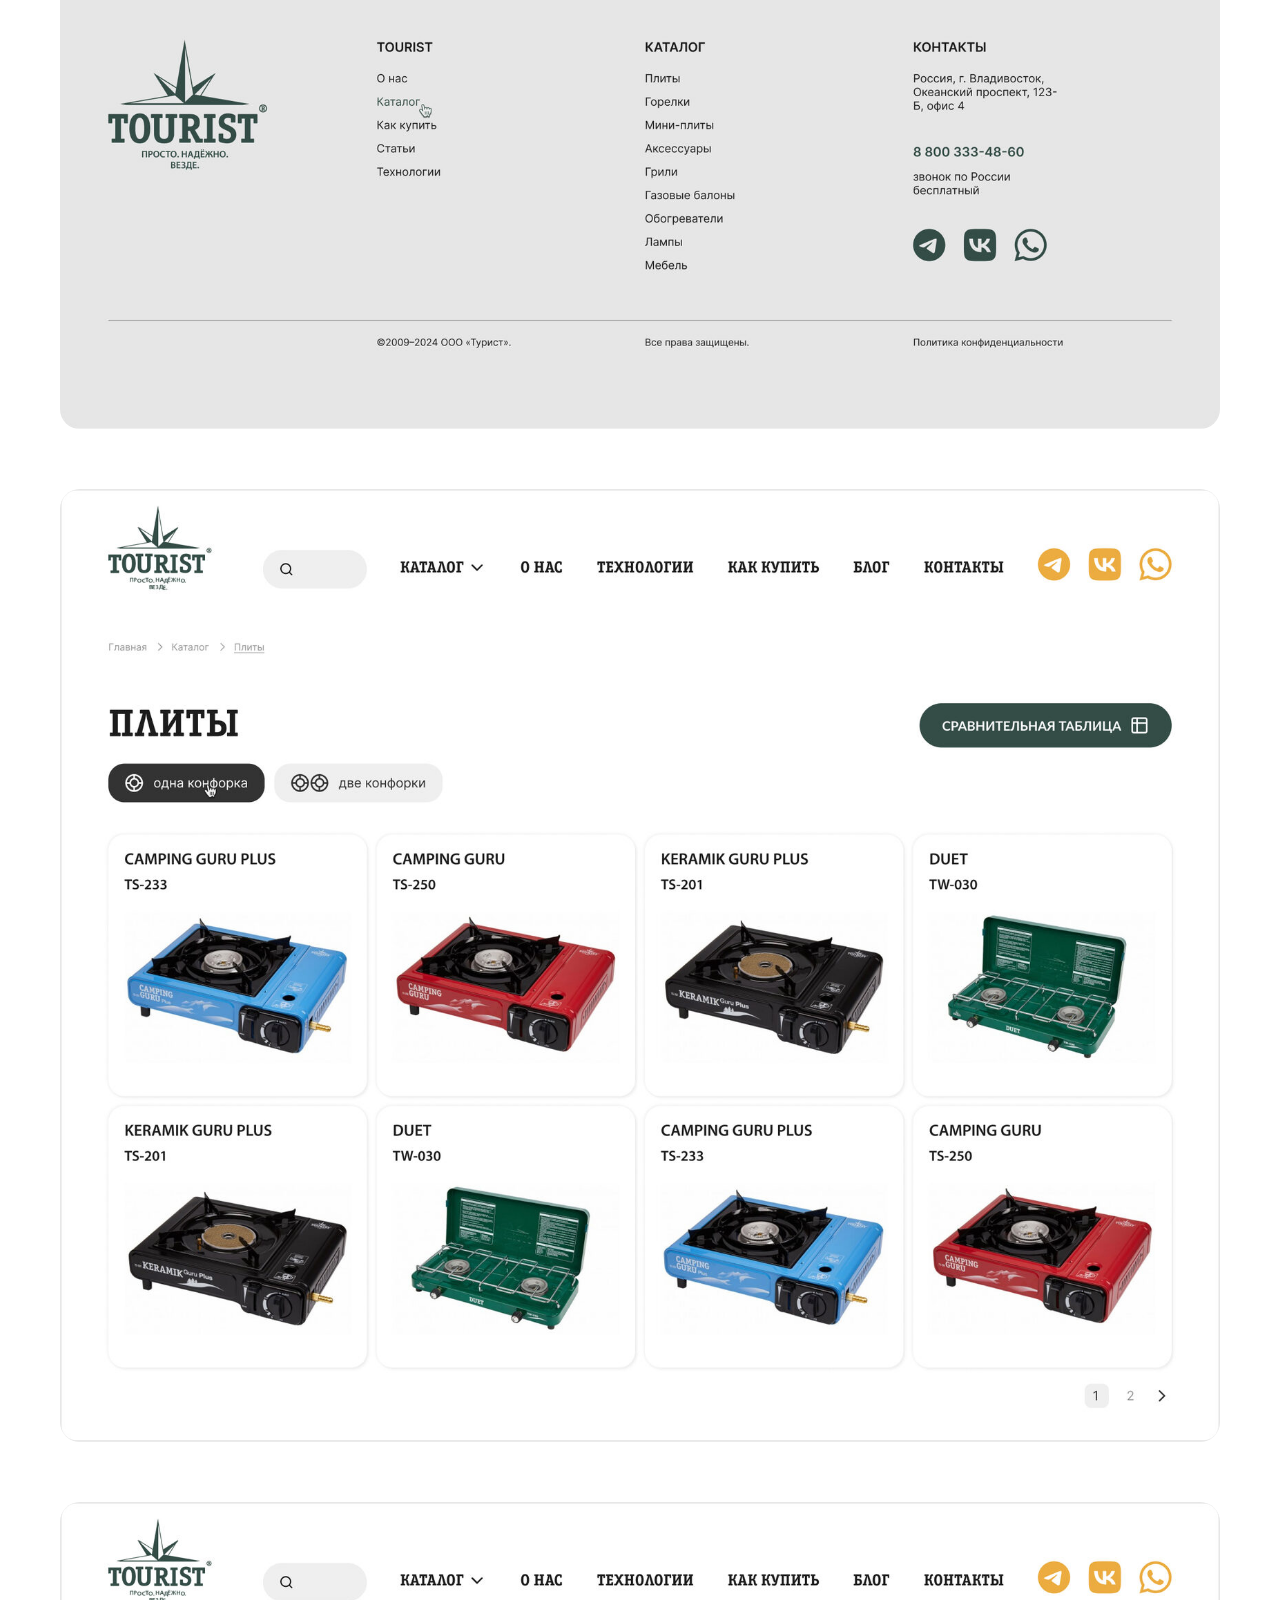
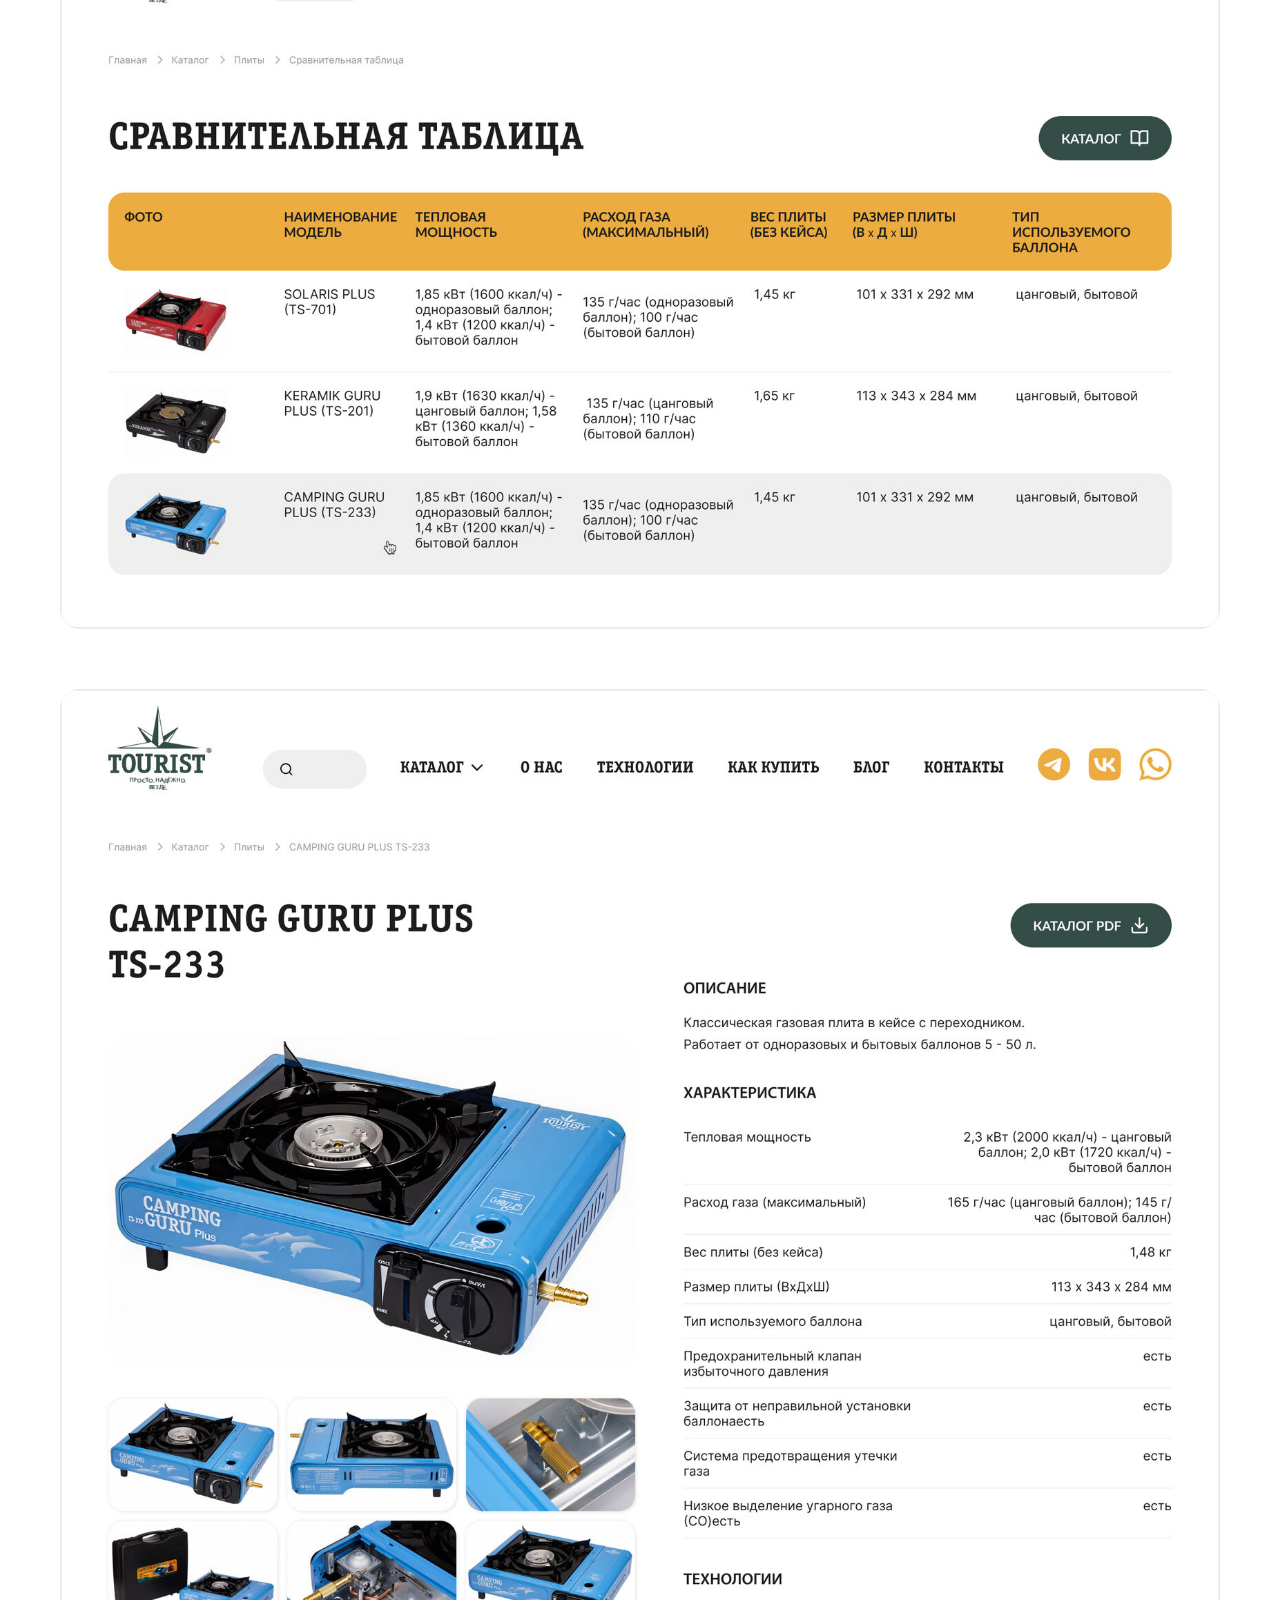
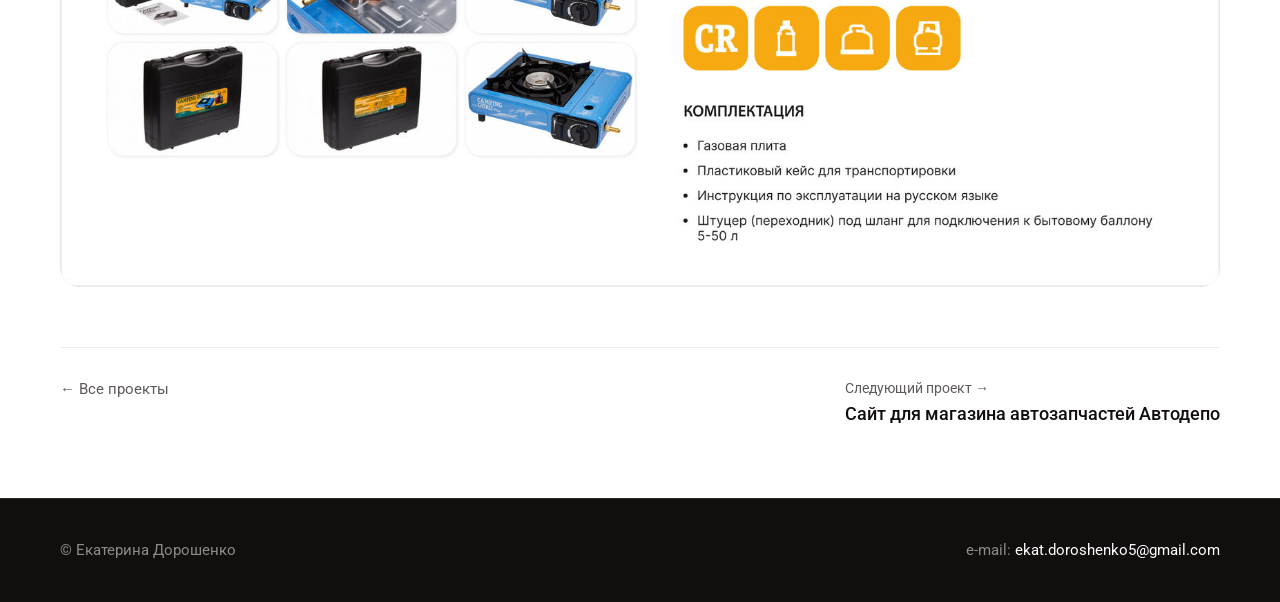
<file: projects/turist.html>
<!DOCTYPE html>
<html lang="ru">
<head>
  <meta charset="UTF-8">
  <meta name="viewport" content="width=device-width, initial-scale=1">
  <title>Редизайн сайта по продаже товаров для активного отдыха Turist — Екатерина Дорошенко</title>
  <meta name="description" content="Сделан современный адаптивный редизайн сайта">
  <meta property="og:title" content="Редизайн сайта по продаже товаров для активного отдыха Turist — Екатерина Дорошенко">
  <meta property="og:description" content="Сделан современный адаптивный редизайн сайта">
  <meta property="og:type" content="website">
  <link rel="icon" href="../img/favicon.svg" type="image/svg+xml">
  <link rel="preconnect" href="https://fonts.googleapis.com">
  <link rel="preconnect" href="https://fonts.gstatic.com" crossorigin>
  <link href="https://fonts.googleapis.com/css2?family=Roboto:wght@300;400;500;700&display=swap" rel="stylesheet">
  <link rel="stylesheet" href="../css/style.css">
</head>
<body class="case">
  <header class="header">
    <div class="container header__inner">
      <a class="logo" href="../index.html">Екатерина_<br>Дорошенко</a>
      <div class="header__actions">
        <a class="icon-btn" href="https://t.me/Kate0579" target="_blank" rel="noopener" aria-label="Telegram"><svg viewBox="0 0 24 24" fill="currentColor" aria-hidden="true"><path d="M21.4 4.2 2.9 11.3c-1.3.5-1.3 1.2-.2 1.5l4.7 1.5 1.8 5.6c.2.6.1.9.8.9.5 0 .7-.2 1-.5l2.3-2.2 4.8 3.5c.9.5 1.5.2 1.7-.8l3.1-14.7c.3-1.3-.5-1.9-1.5-1.9zM8.4 13.9l9.5-6c.5-.3.9-.1.5.2l-8.1 7.3-.3 3.4-1.6-4.9z"/></svg></a>
        <a class="icon-btn" href="mailto:ekat.doroshenko5@gmail.com" aria-label="E-mail"><svg viewBox="0 0 24 24" fill="currentColor" aria-hidden="true"><path d="M3 5h18a1 1 0 0 1 1 1v12a1 1 0 0 1-1 1H3a1 1 0 0 1-1-1V6a1 1 0 0 1 1-1zm9 7.2L4.4 7H4v.6l8 5.4 8-5.4V7h-.4L12 12.2z"/></svg></a>
        <a class="pill" href="https://docs.google.com/document/d/1Q4MNfWWvXnrXj70mhyQ5KQZNEmkl-spjG6KNbbBkFbY/edit?usp=sharing" target="_blank" rel="noopener">Резюме</a>
      </div>
    </div>
  </header>

  <main class="container">
    <div class="case__top">
      <a class="back-link" href="../index.html#projects">← Назад</a>
      <h1 class="case__title">Редизайн сайта по&nbsp;продаже товаров для&nbsp;активного отдыха Turist</h1>
      
      
    </div>
      <figure class="case-img"><img src="../img/cases/turist/01.jpg" alt="Редизайн сайта Turist" loading="lazy"></figure>
      <section class="case-section">
        <h2 class="case-section__title">Задачи</h2>
        <div class="case-section__body"><p>В&nbsp;рамках редизайна сайта по&nbsp;продаже товаров для&nbsp;активного отдыха необходимо было улучшить пользовательский опыт, оптимизировать навигацию и&nbsp;повысить конверсию.</p></div>
      </section>
      <section class="case-section">
        <h2 class="case-section__title">Решаемые проблемы</h2>
        <div class="case-section__body"><p>Дизайн и&nbsp;структура сайта устарели. Сайт был не&nbsp;адаптивным, была только десктопная версия. Неудобно было открывать с&nbsp;телефона.</p></div>
      </section>
      <figure class="case-img"><img src="../img/cases/turist/02.jpg" alt="Старая версия сайта" loading="lazy"></figure>
      <section class="case-section">
        <h2 class="case-section__title">Результаты</h2>
        <div class="case-section__body"><p>В&nbsp;результате работы был сделан адаптивный редизайн сайта, обновлены визуальные элементы, структурированы категории товаров, добавлены новые функциональные блоки.</p><p>Результаты: увеличение времени пребывания пользователей на&nbsp;сайте, рост количества просмотров товаров и&nbsp;повышение продаж.</p></div>
      </section>
      <section class="case-section">
        <h2 class="case-section__title">Итоговый дизайн</h2>
        <div class="case-section__body"></div>
      </section>
      <figure class="case-img"><img src="../img/cases/turist/03.jpg" alt="Главная страница" loading="lazy"></figure>
      <figure class="case-img"><img src="../img/cases/turist/04.jpg" alt="Каталог" loading="lazy"></figure>
      <figure class="case-img"><img src="../img/cases/turist/05.jpg" alt="Сравнение товаров" loading="lazy"></figure>
      <figure class="case-img"><img src="../img/cases/turist/06.jpg" alt="Карточка товара" loading="lazy"></figure>
    <div class="case__bottom">
      <a class="back-link" href="../index.html#projects">← Все&nbsp;проекты</a>
      <a class="case__next" href="autodepo.html"><span>Следующий проект →</span>Сайт для&nbsp;магазина автозапчастей Автодепо</a>
    </div>
  </main>
  <footer class="footer">
    <div class="container footer__inner">
      <div>© Екатерина Дорошенко</div>
      <div>e-mail: <a href="mailto:ekat.doroshenko5@gmail.com">ekat.doroshenko5@gmail.com</a></div>
    </div>
  </footer>
</body>
</html>
</file>
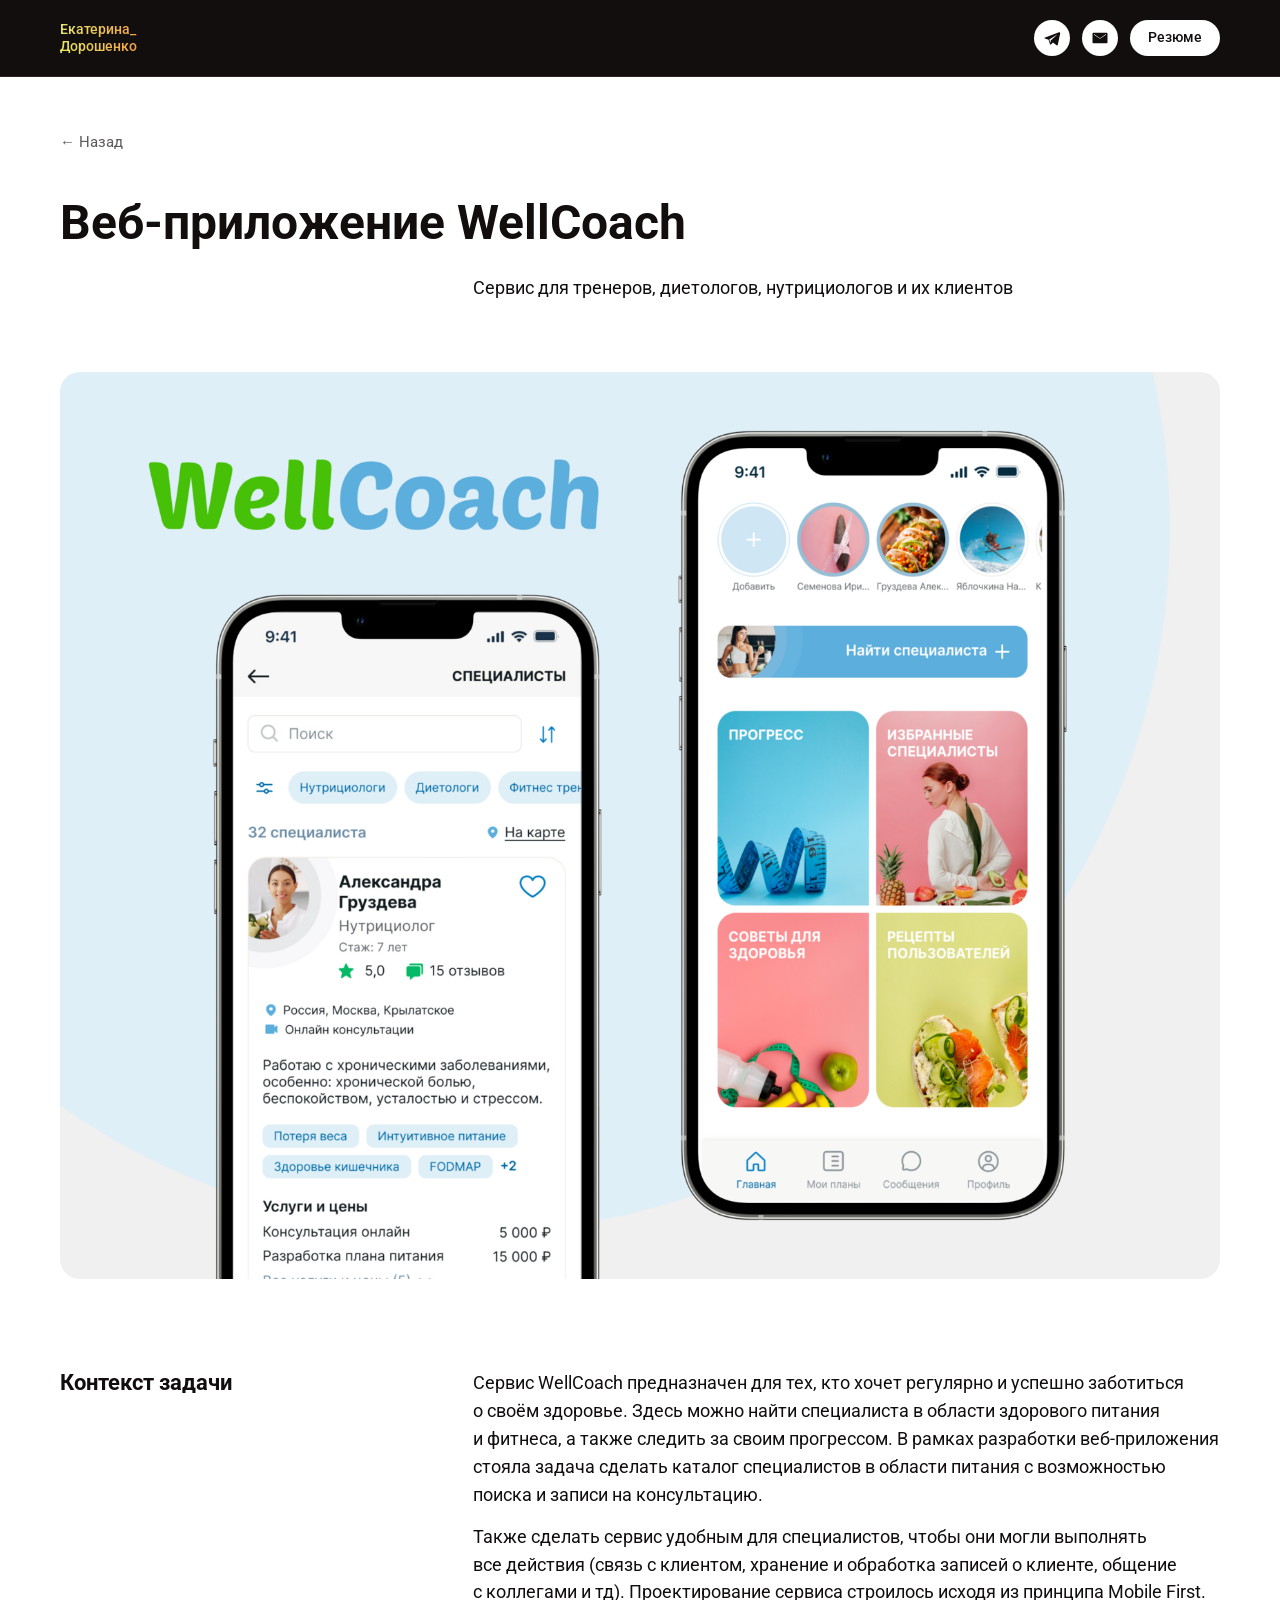
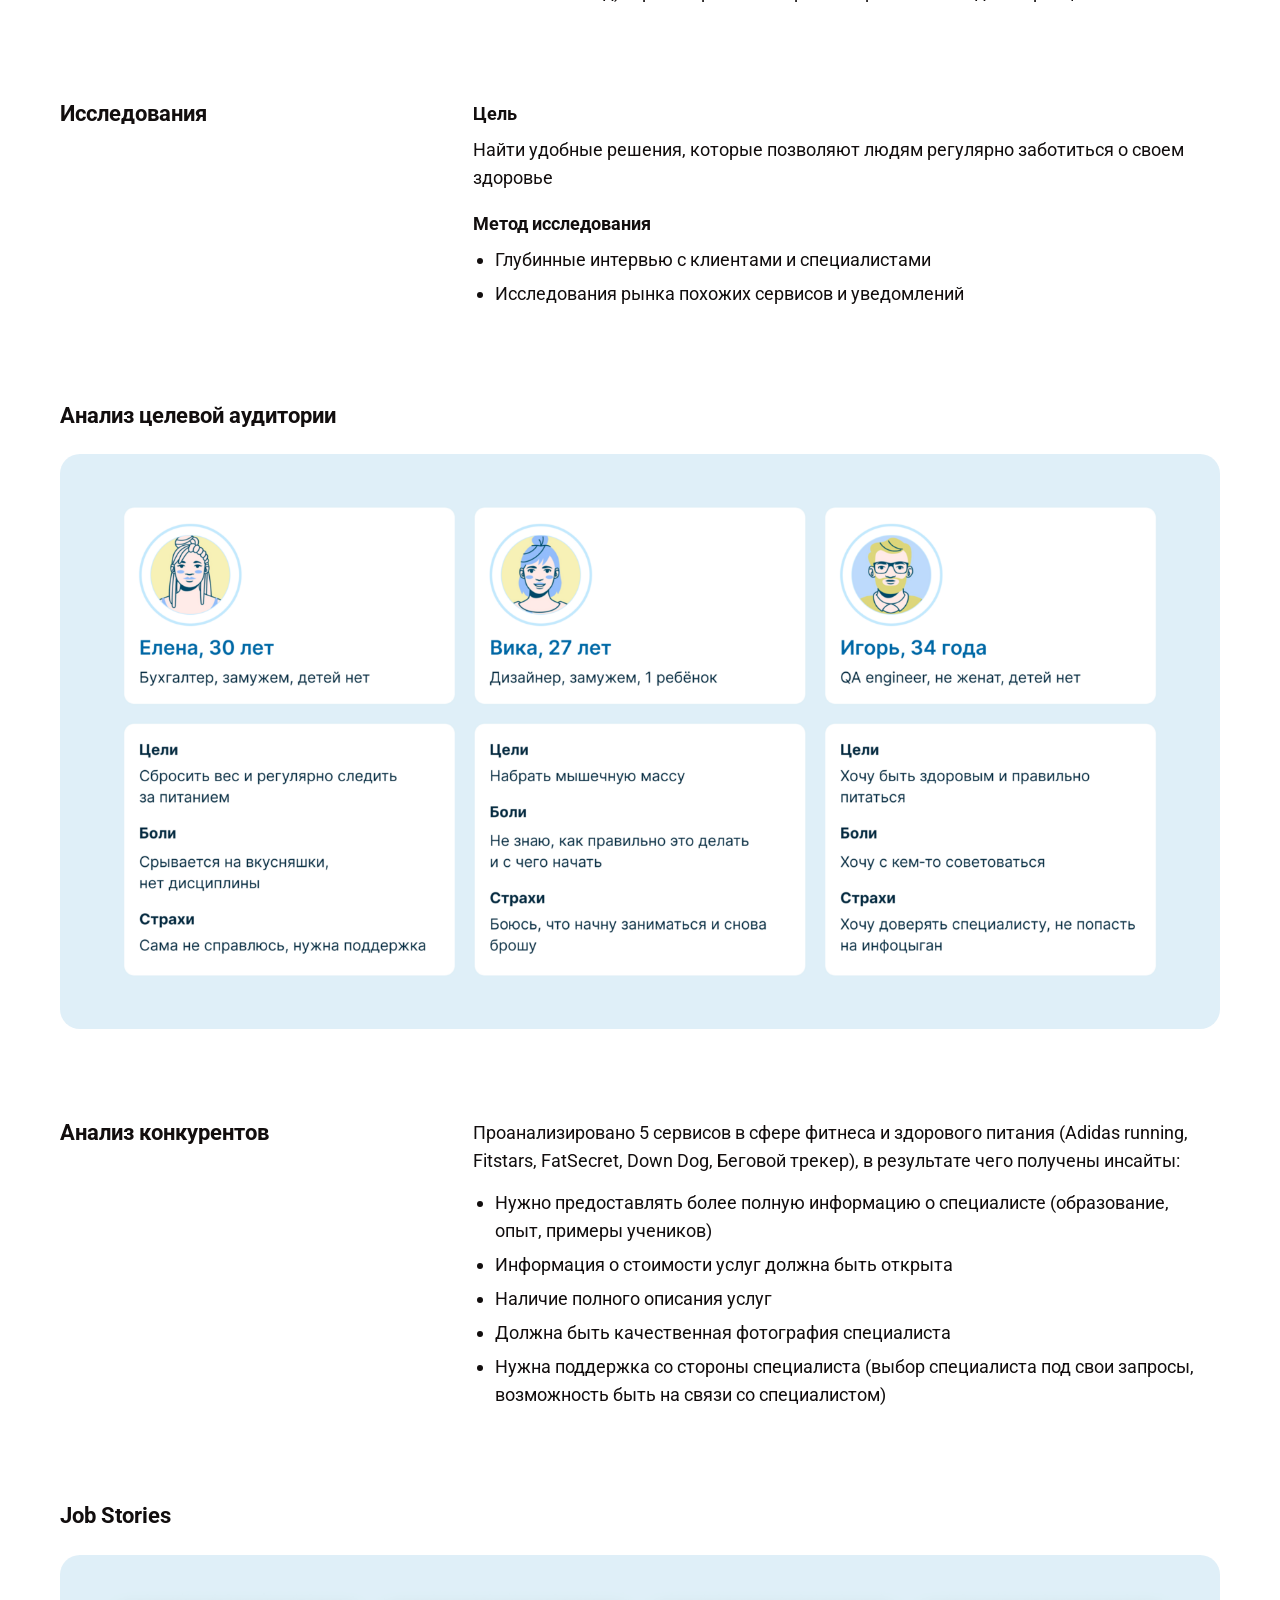
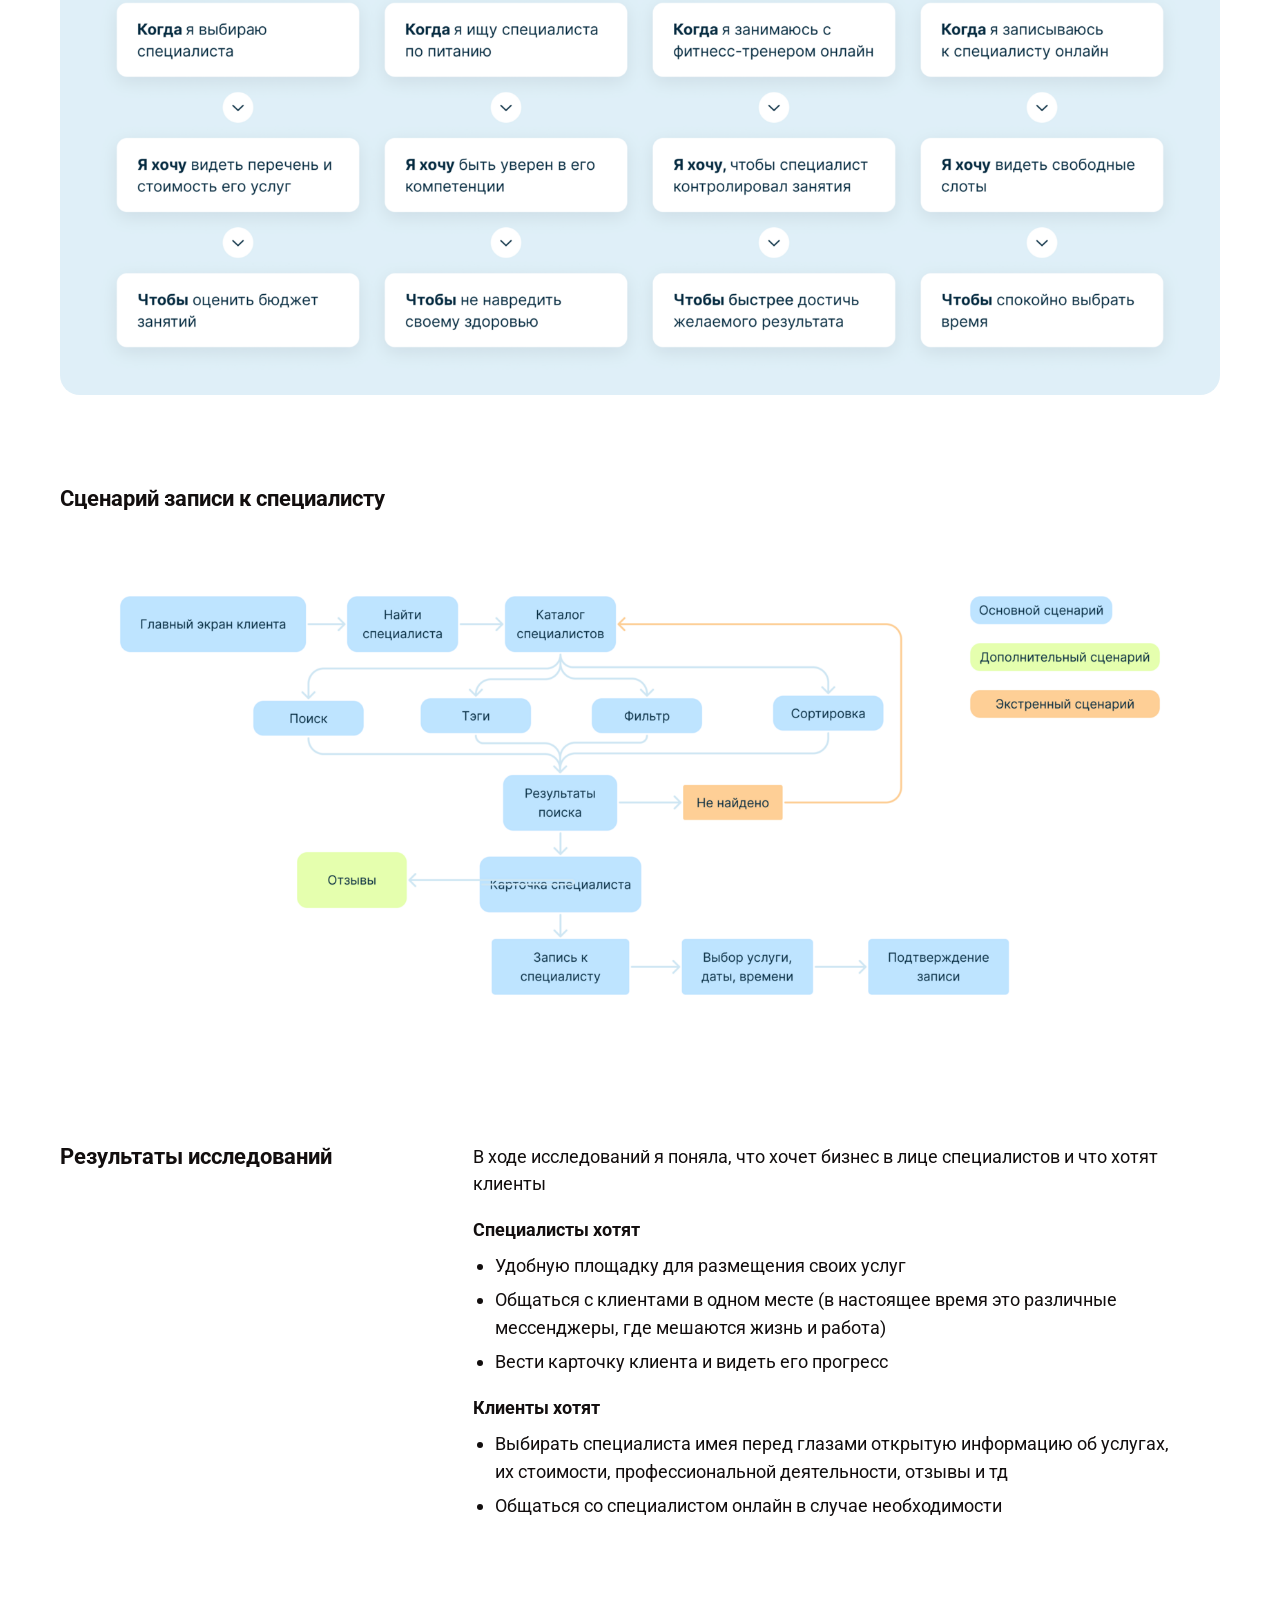
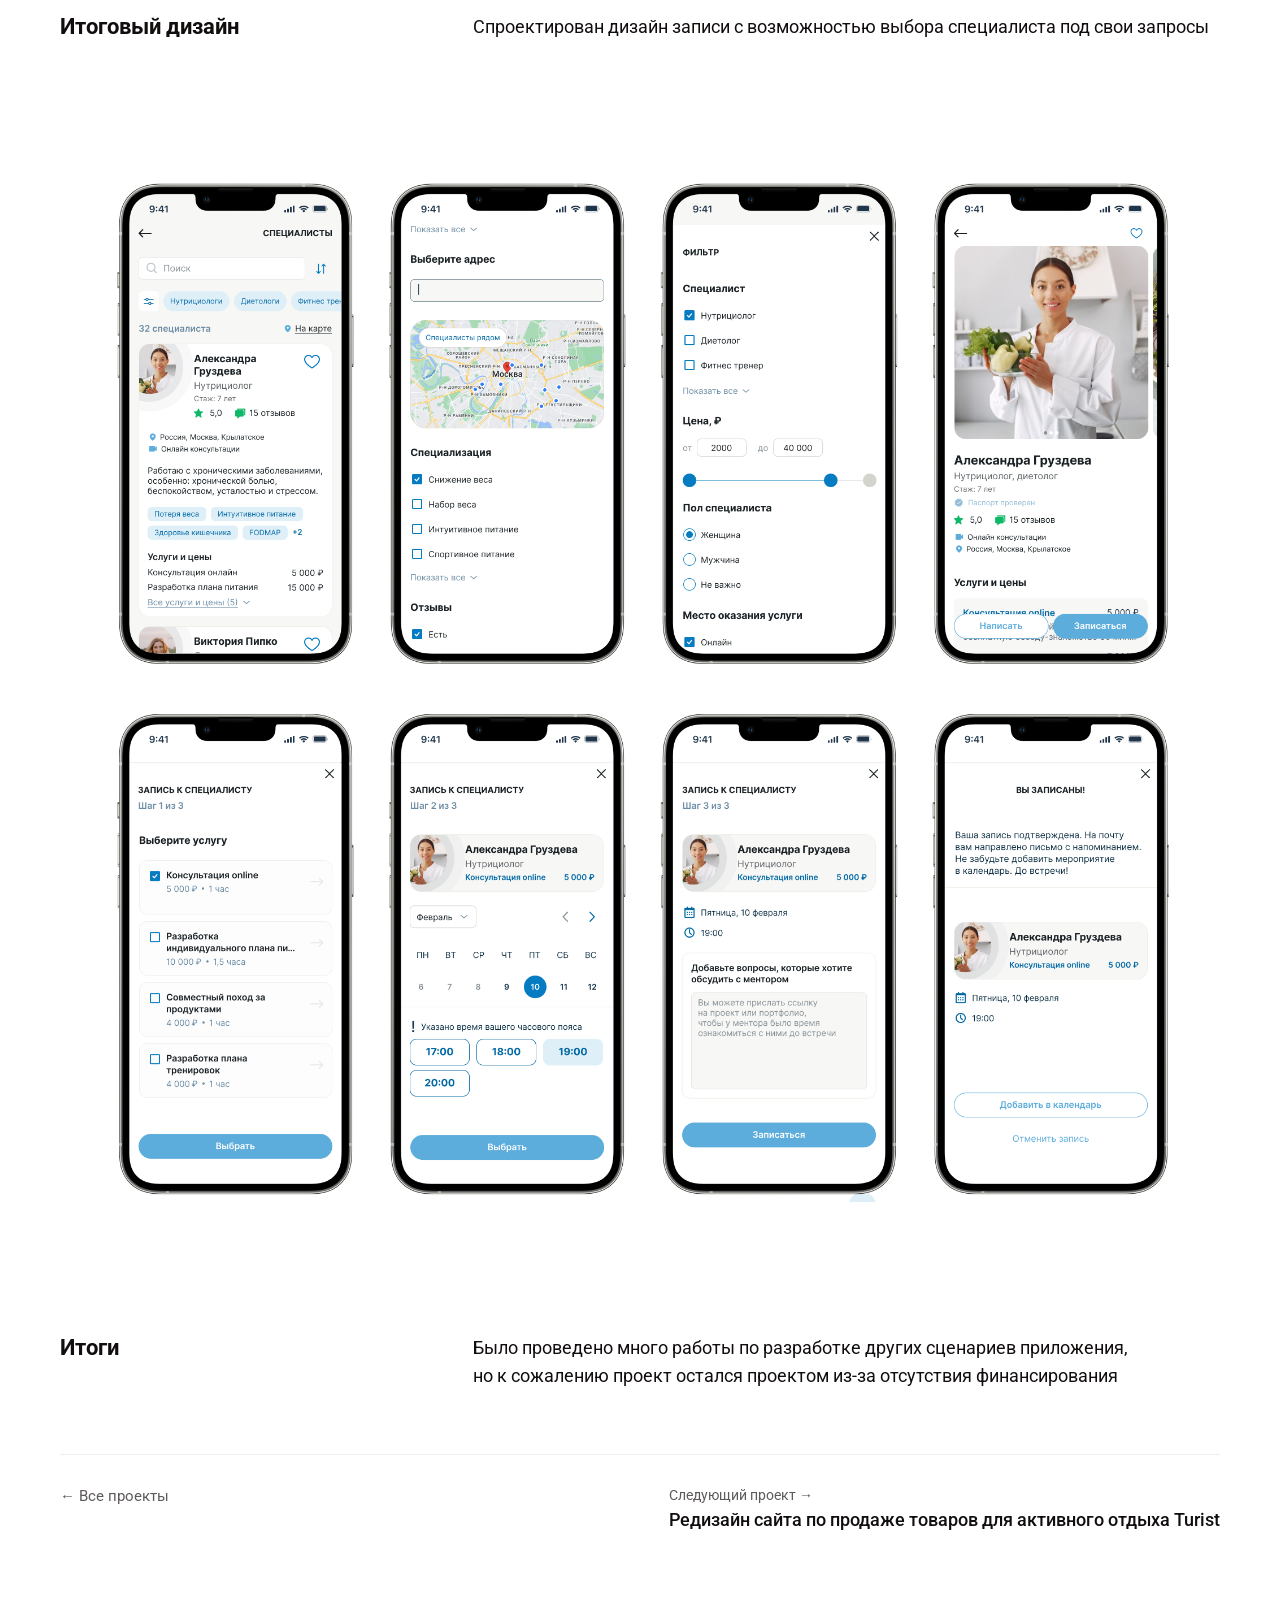
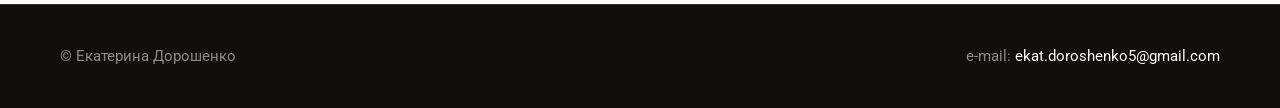
<file: projects/wellcoach.html>
<!DOCTYPE html>
<html lang="ru">
<head>
  <meta charset="UTF-8">
  <meta name="viewport" content="width=device-width, initial-scale=1">
  <title>Веб-приложение WellCoach — Екатерина Дорошенко</title>
  <meta name="description" content="Сервис для тренеров, диетологов, нутрициологов и их клиентов">
  <meta property="og:title" content="Веб-приложение WellCoach — Екатерина Дорошенко">
  <meta property="og:description" content="Сервис для тренеров, диетологов, нутрициологов и их клиентов">
  <meta property="og:type" content="website">
  <link rel="icon" href="../img/favicon.svg" type="image/svg+xml">
  <link rel="preconnect" href="https://fonts.googleapis.com">
  <link rel="preconnect" href="https://fonts.gstatic.com" crossorigin>
  <link href="https://fonts.googleapis.com/css2?family=Roboto:wght@300;400;500;700&display=swap" rel="stylesheet">
  <link rel="stylesheet" href="../css/style.css">
</head>
<body class="case">
  <header class="header">
    <div class="container header__inner">
      <a class="logo" href="../index.html">Екатерина_<br>Дорошенко</a>
      <div class="header__actions">
        <a class="icon-btn" href="https://t.me/Kate0579" target="_blank" rel="noopener" aria-label="Telegram"><svg viewBox="0 0 24 24" fill="currentColor" aria-hidden="true"><path d="M21.4 4.2 2.9 11.3c-1.3.5-1.3 1.2-.2 1.5l4.7 1.5 1.8 5.6c.2.6.1.9.8.9.5 0 .7-.2 1-.5l2.3-2.2 4.8 3.5c.9.5 1.5.2 1.7-.8l3.1-14.7c.3-1.3-.5-1.9-1.5-1.9zM8.4 13.9l9.5-6c.5-.3.9-.1.5.2l-8.1 7.3-.3 3.4-1.6-4.9z"/></svg></a>
        <a class="icon-btn" href="mailto:ekat.doroshenko5@gmail.com" aria-label="E-mail"><svg viewBox="0 0 24 24" fill="currentColor" aria-hidden="true"><path d="M3 5h18a1 1 0 0 1 1 1v12a1 1 0 0 1-1 1H3a1 1 0 0 1-1-1V6a1 1 0 0 1 1-1zm9 7.2L4.4 7H4v.6l8 5.4 8-5.4V7h-.4L12 12.2z"/></svg></a>
        <a class="pill" href="https://docs.google.com/document/d/1Q4MNfWWvXnrXj70mhyQ5KQZNEmkl-spjG6KNbbBkFbY/edit?usp=sharing" target="_blank" rel="noopener">Резюме</a>
      </div>
    </div>
  </header>

  <main class="container">
    <div class="case__top">
      <a class="back-link" href="../index.html#projects">← Назад</a>
      <h1 class="case__title">Веб-приложение WellCoach</h1>
      
      <div class="case__lead"><p>Сервис для&nbsp;тренеров, диетологов, нутрициологов и&nbsp;их&nbsp;клиентов</p></div>
    </div>
      <figure class="case-img"><img src="../img/cases/wellcoach/01.png" alt="Веб-приложение WellCoach" loading="lazy"></figure>
      <section class="case-section">
        <h2 class="case-section__title">Контекст задачи</h2>
        <div class="case-section__body"><p>Сервис WellCoach предназначен для&nbsp;тех, кто хочет регулярно и&nbsp;успешно заботиться о&nbsp;своём здоровье. Здесь можно найти специалиста в&nbsp;области здорового питания и&nbsp;фитнеса, а&nbsp;также следить за&nbsp;своим прогрессом. В&nbsp;рамках разработки веб-приложения стояла задача сделать каталог специалистов в&nbsp;области питания с&nbsp;возможностью поиска и&nbsp;записи на&nbsp;консультацию.</p><p>Также сделать сервис удобным для&nbsp;специалистов, чтобы они могли выполнять все&nbsp;действия (связь с&nbsp;клиентом, хранение и&nbsp;обработка записей о&nbsp;клиенте, общение с&nbsp;коллегами и&nbsp;тд). Проектирование сервиса строилось исходя из&nbsp;принципа Mobile First.</p></div>
      </section>
      <section class="case-section">
        <h2 class="case-section__title">Исследования</h2>
        <div class="case-section__body"><h4>Цель</h4><p>Найти удобные решения, которые позволяют людям регулярно заботиться о&nbsp;своем здоровье</p><h4>Метод исследования</h4><ul><li>Глубинные интервью с&nbsp;клиентами и&nbsp;специалистами</li><li>Исследования рынка похожих сервисов и&nbsp;уведомлений</li></ul></div>
      </section>
      <section class="case-section">
        <h2 class="case-section__title">Анализ целевой аудитории</h2>
        <div class="case-section__body"></div>
      </section>
      <figure class="case-img"><img src="../img/cases/wellcoach/02.png" alt="Анализ целевой аудитории" loading="lazy"></figure>
      <section class="case-section">
        <h2 class="case-section__title">Анализ конкурентов</h2>
        <div class="case-section__body"><p>Проанализировано 5&nbsp;сервисов в&nbsp;сфере фитнеса и&nbsp;здорового питания (Adidas running, Fitstars, FatSecret, Down Dog, Беговой трекер), в&nbsp;результате чего получены инсайты:</p><ul><li>Нужно предоставлять более полную информацию о&nbsp;специалисте (образование, опыт, примеры учеников)</li><li>Информация о&nbsp;стоимости услуг должна быть открыта</li><li>Наличие полного описания услуг</li><li>Должна быть качественная фотография специалиста</li><li>Нужна поддержка со&nbsp;стороны специалиста (выбор специалиста под&nbsp;свои запросы, возможность быть на&nbsp;связи со&nbsp;специалистом)</li></ul></div>
      </section>
      <section class="case-section">
        <h2 class="case-section__title">Job Stories</h2>
        <div class="case-section__body"></div>
      </section>
      <figure class="case-img"><img src="../img/cases/wellcoach/03.png" alt="Job Stories" loading="lazy"></figure>
      <section class="case-section">
        <h2 class="case-section__title">Сценарий записи к&nbsp;специалисту</h2>
        <div class="case-section__body"></div>
      </section>
      <figure class="case-img"><img src="../img/cases/wellcoach/04.png" alt="Сценарий записи к специалисту" loading="lazy"></figure>
      <section class="case-section">
        <h2 class="case-section__title">Результаты исследований</h2>
        <div class="case-section__body"><p>В&nbsp;ходе исследований я&nbsp;поняла, что&nbsp;хочет бизнес в&nbsp;лице специалистов и&nbsp;что&nbsp;хотят клиенты</p><h4>Специалисты хотят</h4><ul><li>Удобную площадку для&nbsp;размещения своих услуг</li><li>Общаться с&nbsp;клиентами в&nbsp;одном месте (в&nbsp;настоящее время это&nbsp;различные мессенджеры, где мешаются жизнь и&nbsp;работа)</li><li>Вести карточку клиента и&nbsp;видеть его&nbsp;прогресс</li></ul><h4>Клиенты хотят</h4><ul><li>Выбирать специалиста имея перед глазами открытую информацию об&nbsp;услугах, их&nbsp;стоимости, профессиональной деятельности, отзывы и&nbsp;тд</li><li>Общаться со&nbsp;специалистом онлайн в&nbsp;случае необходимости</li></ul></div>
      </section>
      <section class="case-section">
        <h2 class="case-section__title">Итоговый дизайн</h2>
        <div class="case-section__body"><p>Спроектирован дизайн записи с&nbsp;возможностью выбора специалиста под&nbsp;свои запросы</p></div>
      </section>
      <figure class="case-img"><img src="../img/cases/wellcoach/05.png" alt="Итоговый дизайн WellCoach" loading="lazy"></figure>
      <section class="case-section">
        <h2 class="case-section__title">Итоги</h2>
        <div class="case-section__body"><p>Было проведено много работы по&nbsp;разработке других сценариев приложения, но&nbsp;к&nbsp;сожалению проект остался проектом из-за отсутствия финансирования</p></div>
      </section>
    <div class="case__bottom">
      <a class="back-link" href="../index.html#projects">← Все&nbsp;проекты</a>
      <a class="case__next" href="turist.html"><span>Следующий проект →</span>Редизайн сайта по&nbsp;продаже товаров для&nbsp;активного отдыха Turist</a>
    </div>
  </main>
  <footer class="footer">
    <div class="container footer__inner">
      <div>© Екатерина Дорошенко</div>
      <div>e-mail: <a href="mailto:ekat.doroshenko5@gmail.com">ekat.doroshenko5@gmail.com</a></div>
    </div>
  </footer>
</body>
</html>
</file>
<file: css/style.css>
/* ===== Базовые настройки ===== */
:root {
  --bg: #120e0e;
  --bg-card: #1d1818;
  --text: #ffffff;
  --text-muted: #8f8a8a;
  --line: #2c2626;
  --light-bg: #ffffff;
  --light-text: #120e0e;
  --light-muted: #5f5a5a;
  --accent: linear-gradient(90deg, #e6e763 0%, #f2a24a 100%);
  --radius: 30px;
  --container: 1160px;
  --gutter: 40px;
}

*, *::before, *::after { box-sizing: border-box; }
html { scroll-behavior: smooth; }
body {
  margin: 0;
  background: var(--bg);
  color: var(--text);
  font-family: 'Roboto', Arial, sans-serif;
  font-size: 18px;
  line-height: 1.55;
  -webkit-font-smoothing: antialiased;
}
img, video { max-width: 100%; display: block; }
a { color: inherit; }
.container { max-width: calc(var(--container) + var(--gutter) * 2); margin: 0 auto; padding: 0 var(--gutter); }

/* ===== Шапка ===== */
.header {
  position: sticky; top: 0; z-index: 50;
  background: var(--bg);
  border-bottom: 1px solid var(--line);
}
.header__inner { display: flex; align-items: center; justify-content: space-between; height: 76px; }
.logo {
  text-decoration: none; font-size: 14px; line-height: 1.25; font-weight: 500;
  background: var(--accent); -webkit-background-clip: text; background-clip: text; color: transparent;
}
.header__actions { display: flex; align-items: center; gap: 12px; }
.icon-btn {
  width: 36px; height: 36px; border-radius: 50%; background: #fff; color: var(--bg);
  display: inline-flex; align-items: center; justify-content: center; transition: transform .2s;
}
.icon-btn svg { width: 18px; height: 18px; position: relative; z-index: 1; }
.pill {
  display: inline-flex; align-items: center; height: 36px; padding: 0 18px; border-radius: 1000px;
  background: #fff; color: var(--bg); text-decoration: none; font-size: 14px; font-weight: 500;
  transition: transform .2s;
}
/* Наведение на кнопки шапки: плавно проявляется жёлто-оранжевый градиент */
.icon-btn, .pill { position: relative; overflow: hidden; isolation: isolate; }
.icon-btn::before, .pill::before {
  content: ""; position: absolute; inset: 0; z-index: -1; border-radius: inherit;
  background: var(--accent); opacity: 0; transition: opacity .3s ease;
}
.icon-btn:hover::before, .pill:hover::before { opacity: 1; }
.icon-btn:hover, .pill:hover { transform: translateY(-2px); }

/* ===== Первый экран ===== */
.hero { padding: 50px 0 70px; }
.hero__inner { display: grid; grid-template-columns: 1.25fr 1fr; gap: 60px; align-items: center; }
.hero__title {
  margin: 0 0 28px; font-size: clamp(36px, 5vw, 64px); line-height: 1.08; font-weight: 700;
  text-transform: uppercase; letter-spacing: -0.01em;
}
.hero__text { margin: 0 0 40px; max-width: 470px; color: var(--text-muted); font-size: 18px; }
/* Главная кнопка: при наведении градиент плавно поворачивается */
@property --cta-angle { syntax: '<angle>'; initial-value: 90deg; inherits: false; }
.btn-accent {
  --cta-angle: 90deg;
  display: inline-flex; align-items: center; height: 60px; padding: 0 40px; border-radius: 1000px;
  background: linear-gradient(var(--cta-angle), #e6e763 0%, #f2a24a 100%);
  color: var(--bg); font-weight: 500; font-size: 16px; text-decoration: none;
  transition: --cta-angle .6s ease, transform .2s;
}
.btn-accent:hover { --cta-angle: 264deg; transform: translateY(-2px); }
/* Видео 1080×2164 — показываем целиком, высота подстраивается под экран */
.hero__media { justify-self: end; height: min(calc(100vh - 160px), 760px); min-height: 420px; aspect-ratio: 1080 / 2164; max-width: 100%; }
.hero__media video { width: 100%; height: 100%; object-fit: contain; }

/* ===== Обо мне ===== */
.about { display: grid; grid-template-columns: 1fr 2fr; gap: 40px; }
.about__lead { margin: 0 0 18px; font-size: 22px; line-height: 1.5; }
.about__lead + .about__lead { font-size: 18px; color: var(--text-muted); }
/* Три карточки — строками на всю ширину: заголовок слева, пункты справа */
.about__rows { grid-column: 1 / -1; display: grid; gap: 16px; margin-top: 30px; }
.about__card { display: grid; grid-template-columns: 1fr 2fr; gap: 40px; align-items: start; padding: 28px 32px; border-radius: 20px; background: var(--bg-card); }
.about__card h3 { margin: 6px 0 0; font-size: 16px; text-transform: uppercase; letter-spacing: .02em; }
.about__card ul { display: flex; flex-wrap: wrap; gap: 10px; margin: 0; padding: 0; list-style: none; font-size: 15px; }
.about__card li { padding: 8px 16px; border: 1px solid var(--line); border-radius: 1000px; color: #d9d4d4; }
.about__card small { margin-left: 6px; font-size: 13px; color: var(--text-muted); }
@media (max-width: 960px) {
  .about { grid-template-columns: 1fr; gap: 10px; }
  .about__card { grid-template-columns: 1fr; gap: 16px; padding: 24px; }
}
@media (max-width: 640px) {
  .about__lead { font-size: 18px; }
  .about__lead + .about__lead { font-size: 16px; }
}

/* ===== Секции главной ===== */
.section { padding: 70px 0; border-top: 1px solid var(--line); }
.section__title { margin: 0 0 40px; font-size: 24px; font-weight: 700; }

.projects { display: grid; grid-template-columns: repeat(2, 1fr); gap: 50px 40px; }
.project-card { text-decoration: none; display: block; }
.project-card__img {
  aspect-ratio: 1 / 1; border-radius: var(--radius); overflow: hidden; background: var(--bg-card);
}
.project-card__img img { width: 100%; height: 100%; object-fit: cover; transition: transform .5s ease; }
.project-card:hover .project-card__img img { transform: scale(1.04); }
.project-card__title { margin: 24px 0 10px; font-size: 18px; font-weight: 700; text-transform: uppercase; line-height: 1.35; }
.project-card__text { margin: 0; color: var(--text-muted); font-size: 16px; }
.project-card__badge {
  display: inline-block; margin-left: 8px; padding: 2px 10px; border-radius: 1000px; vertical-align: middle;
  background: var(--accent); color: var(--bg); font-size: 12px; font-weight: 500; text-transform: none;
}
.cover-placeholder {
  width: 100%; height: 100%; display: flex; align-items: center; justify-content: center;
  background: radial-gradient(circle at 30% 20%, rgba(230,231,99,.25), transparent 55%),
              radial-gradient(circle at 75% 80%, rgba(242,162,74,.25), transparent 55%), var(--bg-card);
  font-size: 72px; font-weight: 700; letter-spacing: .05em;
}

.gallery { display: grid; grid-template-columns: repeat(4, 1fr); gap: 20px; }
.gallery__item {
  padding: 0; border: 0; cursor: zoom-in; aspect-ratio: 1 / 1; border-radius: 20px; overflow: hidden; background: var(--bg-card);
}
.gallery__item img { width: 100%; height: 100%; object-fit: cover; transition: transform .4s ease; }
.gallery__item:hover img { transform: scale(1.05); }

/* Лайтбокс */
.lightbox {
  position: fixed; inset: 0; z-index: 100; display: none; align-items: center; justify-content: center;
  background: rgba(10, 8, 8, .92); padding: 40px;
}
.lightbox.is-open { display: flex; }
.lightbox img { max-height: 90vh; max-width: 90vw; border-radius: 12px; }
.lightbox__btn {
  position: absolute; background: none; border: 0; color: #fff; font-size: 40px; line-height: 1; cursor: pointer; padding: 12px;
}
.lightbox__close { top: 16px; right: 20px; }
.lightbox__prev { left: 12px; top: 50%; transform: translateY(-50%); }
.lightbox__next { right: 12px; top: 50%; transform: translateY(-50%); }

/* ===== Подвал ===== */
.footer { padding: 40px 0; border-top: 1px solid var(--line); color: var(--text-muted); font-size: 15px; }
.footer__inner { display: flex; flex-wrap: wrap; gap: 12px 40px; justify-content: space-between; }
.footer a { color: var(--text); text-decoration: none; }
.footer a:hover { text-decoration: underline; }

/* ===== Страница кейса (светлая) ===== */
.case { background: var(--light-bg); color: var(--light-text); }
.case a { color: var(--light-text); }
.case__top { padding: 50px 0 20px; }
.back-link { color: var(--light-muted) !important; text-decoration: none; font-size: 15px; }
.back-link:hover { color: var(--light-text) !important; }
.case__title { margin: 40px 0 24px; max-width: 760px; font-size: clamp(30px, 4vw, 48px); line-height: 1.15; font-weight: 700; }
.case__link { display: inline-block; margin-bottom: 30px; color: var(--light-muted) !important; font-style: italic; font-size: 16px; }
.case__lead { max-width: 760px; margin: 0 0 50px; font-size: 18px; }
.case__lead p { margin: 0 0 12px; }

.case-img { margin: 0 auto 60px; }
.case-img img { width: 100%; border-radius: 20px; }

.case-section { display: grid; grid-template-columns: 1fr 2fr; gap: 40px; padding: 30px 0 50px; }
.case-section__title { margin: 0; font-size: 22px; font-weight: 700; line-height: 1.3; }
.case-section__body { font-size: 18px; }
.case-section__body p { margin: 0 0 14px; }
.case-section__body ul { margin: 0 0 14px; padding-left: 22px; }
.case-section__body li { margin-bottom: 6px; }
.case-section__body h4 { margin: 18px 0 8px; font-size: 18px; }

.case__bottom { display: flex; justify-content: space-between; gap: 20px; flex-wrap: wrap; padding: 30px 0 70px; border-top: 1px solid #eee; }
.case__next { text-decoration: none; font-weight: 500; }
.case__next span { display: block; color: var(--light-muted); font-weight: 400; font-size: 14px; }

/* Заглушки для незаполненного контента */
.todo { background: #fff6d9; border: 1px dashed #f2a24a; border-radius: 10px; padding: 12px 16px; color: #7a5a1e; }
.img-placeholder {
  display: flex; align-items: center; justify-content: center; aspect-ratio: 16 / 9; border-radius: 20px;
  border: 2px dashed #f2a24a; background: #fffbea; color: #7a5a1e; font-size: 16px; text-align: center; padding: 20px;
}

/* ===== Адаптив ===== */
@media (max-width: 960px) {
  :root { --gutter: 24px; }
  .hero { padding: 50px 0 70px; }
  .hero__inner { grid-template-columns: 1fr; gap: 40px; }
  .hero__media { justify-self: center; height: min(75vh, 640px); min-height: 0; }
  .gallery { grid-template-columns: repeat(3, 1fr); }
  .case-section { grid-template-columns: 1fr; gap: 14px; }
}
@media (max-width: 640px) {
  :root { --gutter: 16px; --radius: 20px; }
  body { font-size: 16px; }
  .header__inner { height: 64px; }
  .projects { grid-template-columns: 1fr; gap: 40px; }
  .gallery { grid-template-columns: repeat(2, 1fr); gap: 12px; }
  .section { padding: 50px 0; }
  .btn-accent { height: 54px; padding: 0 32px; }
  .case-section__body, .case__lead { font-size: 16px; }
  .case-img { margin-bottom: 40px; }
}

/* Подвал и шапка на светлых страницах кейсов остаются тёмными */
.case .header a.pill, .case .header a.icon-btn { color: var(--bg); }
.case .footer { background: var(--bg); }
.case .footer a { color: var(--text); }
.case .header .logo { color: transparent; }
.hero__inner > *, .projects > *, .case-section > * { min-width: 0; }
.hero__title, .case__title { overflow-wrap: break-word; }

/* Якоря не прячутся под липкой шапкой */
section[id] { scroll-margin-top: 76px; }

/* Строчка для заказчика — баннер над футером */
.cta__inner { display: flex; flex-wrap: wrap; align-items: center; justify-content: space-between; gap: 20px; padding: 28px 32px; border: 1px solid var(--line); border-radius: 20px; }
.cta__text { margin: 0; font-size: 20px; font-weight: 500; }
@media (max-width: 640px) { .cta__inner { padding: 24px; } .cta__text { font-size: 18px; } .cta .btn-accent { width: 100%; justify-content: center; } }

/* Вводный текст кейса — в одной колонке с остальным текстом */
@media (min-width: 961px) {
  .case__lead { margin-left: calc((100% - 40px) / 3 + 40px); max-width: none; }
}
@media (max-width: 640px) { .about__card li { border-radius: 14px; } }

/* Баннер: без линии сверху, обводка жёлто-оранжевым градиентом */
.cta { border-top: 0; padding-top: 20px; }
.cta__inner {
  border: 1px solid transparent;
  background: linear-gradient(var(--bg), var(--bg)) padding-box, var(--accent) border-box;
}

/* Отступы в «Обо мне» */
.about__lead:last-child { margin-bottom: 0; }
.about__rows { margin-top: 16px; }
@media (max-width: 960px) {
  .about .section__title { margin-bottom: 14px; }
  .about__rows { margin-top: 30px; }
}

/* Отступы в кейсах: первый элемент текста — вровень с заголовком секции,
   секция только с заголовком (перед картинкой) — без лишнего воздуха */
.case-section__body > :first-child { margin-top: 0; }
.case-section:has(.case-section__body:empty) { padding-bottom: 24px; }
.case-section:has(.case-section__body:empty) .case-section__body { display: none; }

/* Текст в баннере — жёлто-оранжевым градиентом */
.cta__text { background: var(--accent); -webkit-background-clip: text; background-clip: text; color: transparent; }
</file>
